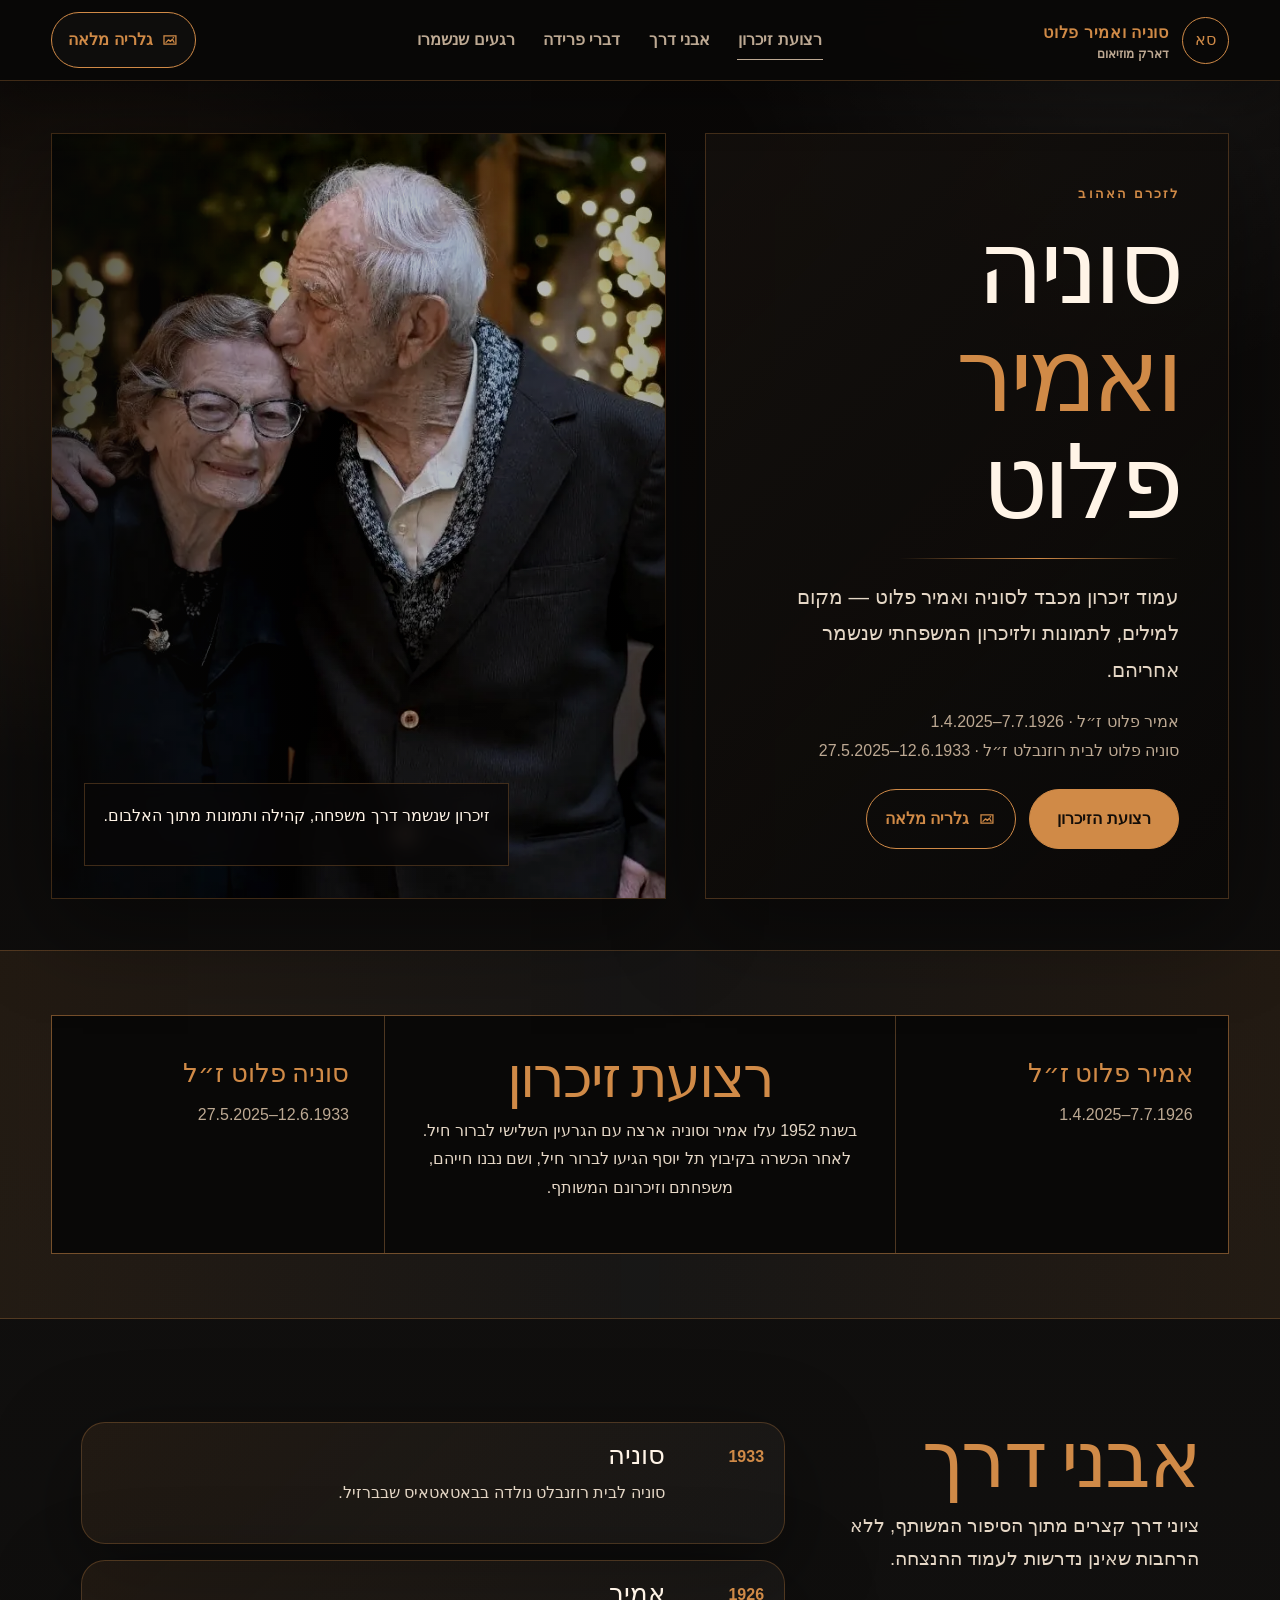
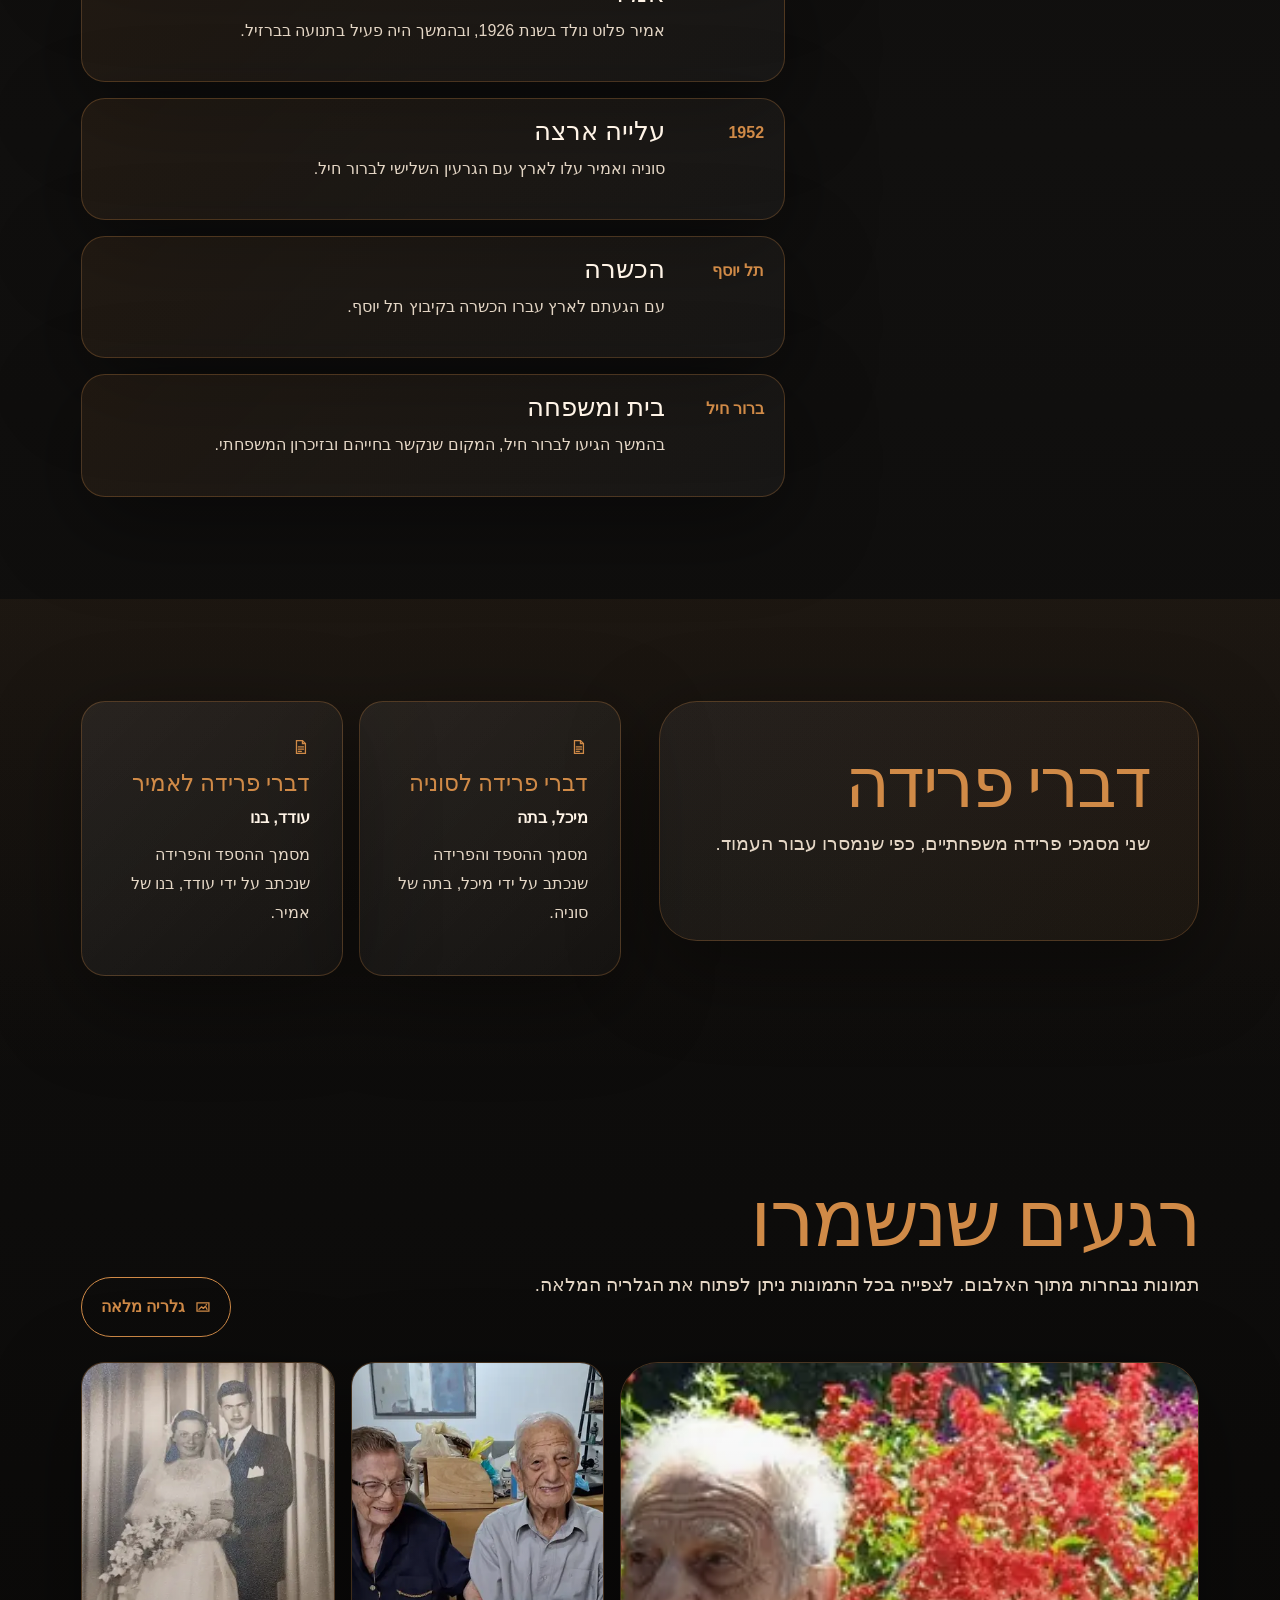
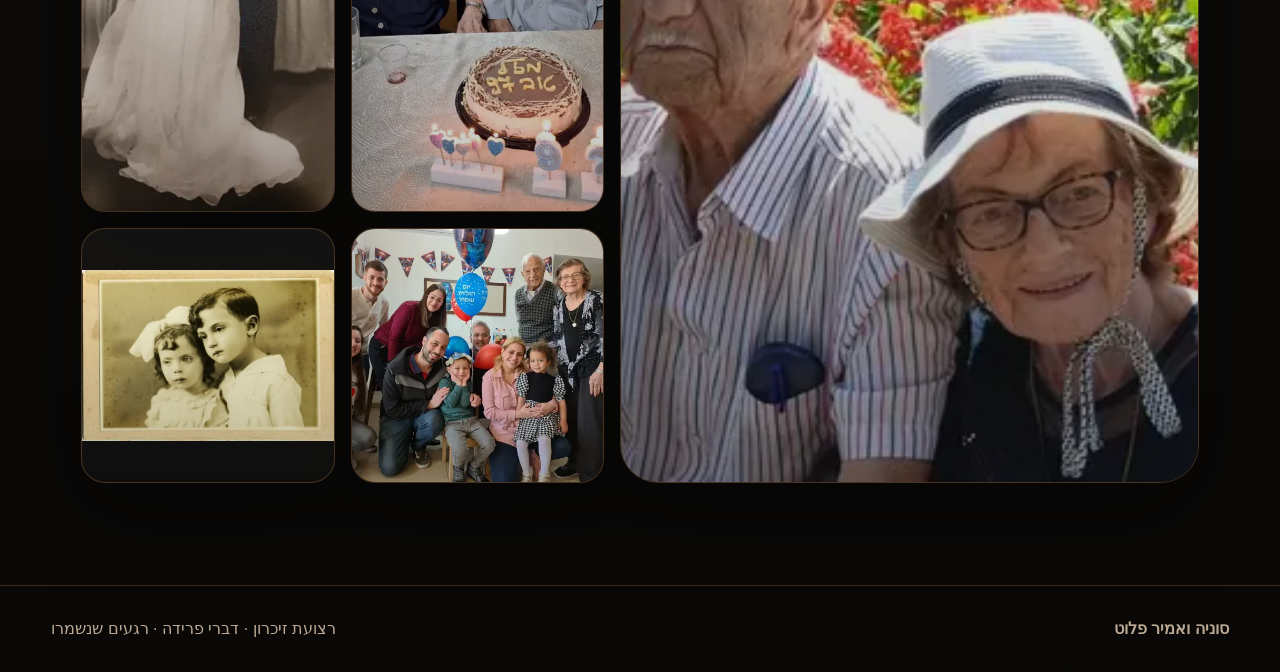
<file: 01-dark-museum/index.html>
<!doctype html>
<html lang="he" dir="rtl">
<head><meta charset="utf-8"><meta name="viewport" content="width=device-width, initial-scale=1"><link rel="stylesheet" href="assets/css/site.css"><script src="assets/js/site.js" defer></script><title>סוניה ואמיר פלוט | דארק מוזיאום</title><meta name="description" content="עמוד זיכרון כהה לסוניה ואמיר פלוט: רצועת זיכרון, אבני דרך, דברי פרידה ורגעים שנשמרו."></head>
<body class="theme-museum"><div class="site-shell">
<a class="skip-link" href="#main">דילוג לתוכן המרכזי</a>
<header class="site-header">
  <a class="brand" href="index.html" aria-label="דף הבית">
    <span class="brand-mark">סא</span>
    <span>סוניה ואמיר פלוט<small>דארק מוזיאום</small></span>
  </a>
  <nav class="site-nav" aria-label="ניווט ראשי">
    <a class="is-active" href="index.html#ribbon">רצועת זיכרון</a>
    <a href="index.html#waypoints">אבני דרך</a>
    <a href="index.html#farewell">דברי פרידה</a>
    <a href="index.html#album">רגעים שנשמרו</a>
  </nav>
  <a class="header-cta" href="gallery.html"><svg viewBox="0 0 24 24" aria-hidden="true" focusable="false"><path d="M4 6.5h16v11H4z" fill="none" stroke="currentColor" stroke-width="1.7"/><path d="m6.7 15.2 3.5-3.4 2.3 2.2 2.8-3 2.1 4.2" fill="none" stroke="currentColor" stroke-width="1.7" stroke-linecap="round" stroke-linejoin="round"/><circle cx="16.6" cy="9.2" r="1.1" fill="currentColor"/></svg> גלריה מלאה</a>
</header>
<main id="main" tabindex="-1">

  <section class="museum-hero" aria-labelledby="hero-title">
    <div class="museum-copy">
      <p class="eyebrow">לזכרם האהוב</p>
      <h1 id="hero-title">סוניה <span>ואמיר</span> פלוט</h1>
      <div class="gold-line" aria-hidden="true"></div>
      <p class="lead">עמוד זיכרון מכבד לסוניה ואמיר פלוט — מקום למילים, לתמונות ולזיכרון המשפחתי שנשמר אחריהם.</p>
      <p class="muted">אמיר פלוט ז״ל · 7.7.1926–1.4.2025<br>סוניה פלוט לבית רוזנבלט ז״ל · 12.6.1933–27.5.2025</p>
      <div class="btn-row"><a class="btn" href="#ribbon">רצועת הזיכרון</a><a class="btn secondary" href="gallery.html"><svg viewBox="0 0 24 24" aria-hidden="true" focusable="false"><path d="M4 6.5h16v11H4z" fill="none" stroke="currentColor" stroke-width="1.7"/><path d="m6.7 15.2 3.5-3.4 2.3 2.2 2.8-3 2.1 4.2" fill="none" stroke="currentColor" stroke-width="1.7" stroke-linecap="round" stroke-linejoin="round"/><circle cx="16.6" cy="9.2" r="1.1" fill="currentColor"/></svg> גלריה מלאה</a></div>
    </div>
    <div class="museum-cover">
      <figure class="photo-cover" data-full="assets/shared-webp/photo-24.webp"><img src="assets/shared-webp/photo-24.webp" alt="סוניה ואמיר יחד באירוע משפחתי" loading="eager" decoding="async" width="1275" height="866"></figure>
      <div class="museum-plaque"><p>זיכרון שנשמר דרך משפחה, קהילה ותמונות מתוך האלבום.</p></div>
    </div>
  </section>
  <section class="memory-ribbon" id="ribbon" aria-labelledby="ribbon-title"><div class="ribbon-inner">
    <article class="ribbon-panel"><strong>אמיר פלוט ז״ל</strong><span class="date">7.7.1926–1.4.2025</span></article>
    <article class="ribbon-panel ribbon-center"><h2 class="section-title compact-title" id="ribbon-title">רצועת זיכרון</h2><p>בשנת 1952 עלו אמיר וסוניה ארצה עם הגרעין השלישי לברור חיל. לאחר הכשרה בקיבוץ תל יוסף הגיעו לברור חיל, ושם נבנו חייהם, משפחתם וזיכרונם המשותף.</p></article>
    <article class="ribbon-panel"><strong>סוניה פלוט ז״ל</strong><span class="date">12.6.1933–27.5.2025</span></article>
  </div></section>
  <section class="section" id="waypoints" aria-labelledby="waypoints-title"><div class="container museum-waypoints"><aside class="waypoint-aside section-heading"><h2 class="section-title" id="waypoints-title">אבני דרך</h2><p class="section-note">ציוני דרך קצרים מתוך הסיפור המשותף, ללא הרחבות שאינן נדרשות לעמוד ההנצחה.</p></aside>
    <ol class="waypoint-list">
      <li class="waypoint-card"><time>1933</time><div><h3>סוניה</h3><p>סוניה לבית רוזנבלט נולדה בבאטאטאיס שבברזיל.</p></div></li>
      <li class="waypoint-card"><time>1926</time><div><h3>אמיר</h3><p>אמיר פלוט נולד בשנת 1926, ובהמשך היה פעיל בתנועה בברזיל.</p></div></li>
      <li class="waypoint-card"><time>1952</time><div><h3>עלייה ארצה</h3><p>סוניה ואמיר עלו לארץ עם הגרעין השלישי לברור חיל.</p></div></li>
      <li class="waypoint-card"><time>תל יוסף</time><div><h3>הכשרה</h3><p>עם הגעתם לארץ עברו הכשרה בקיבוץ תל יוסף.</p></div></li>
      <li class="waypoint-card"><time>ברור חיל</time><div><h3>בית ומשפחה</h3><p>בהמשך הגיעו לברור חיל, המקום שנקשר בחייהם ובזיכרון המשפחתי.</p></div></li>
    </ol>
  </div></section>
  <section class="section farewell-museum" id="farewell" aria-labelledby="farewell-title"><div class="container farewell-layout"><div class="farewell-quote section-heading"><h2 class="section-title" id="farewell-title">דברי פרידה</h2><p class="section-note">שני מסמכי פרידה משפחתיים, כפי שנמסרו עבור העמוד.</p></div><div class="doc-grid">
  <a class="doc-card" href="assets/docs/farewell-sonia.pdf" target="_blank" rel="noopener noreferrer">
    <span class="doc-ico"><svg viewBox="0 0 24 24" aria-hidden="true" focusable="false"><path d="M6 3.5h8l4 4v13H6z" fill="none" stroke="currentColor" stroke-width="1.7"/><path d="M14 3.5v4h4M8.5 12h7M8.5 15h7M8.5 18h4" fill="none" stroke="currentColor" stroke-width="1.7" stroke-linecap="round"/></svg></span>
    <strong>דברי פרידה לסוניה</strong>
    <h3>מיכל, בתה</h3>
    <p>מסמך ההספד והפרידה שנכתב על ידי מיכל, בתה של סוניה.</p>
  </a>
  <a class="doc-card" href="assets/docs/farewell-amir.pdf" target="_blank" rel="noopener noreferrer">
    <span class="doc-ico"><svg viewBox="0 0 24 24" aria-hidden="true" focusable="false"><path d="M6 3.5h8l4 4v13H6z" fill="none" stroke="currentColor" stroke-width="1.7"/><path d="M14 3.5v4h4M8.5 12h7M8.5 15h7M8.5 18h4" fill="none" stroke="currentColor" stroke-width="1.7" stroke-linecap="round"/></svg></span>
    <strong>דברי פרידה לאמיר</strong>
    <h3>עודד, בנו</h3>
    <p>מסמך ההספד והפרידה שנכתב על ידי עודד, בנו של אמיר.</p>
  </a>
</div></div></section>
  <section class="section" id="album" aria-labelledby="album-title"><div class="container"><div class="album-top"><div class="section-heading"><h2 class="section-title" id="album-title">רגעים שנשמרו</h2><p class="section-note">תמונות נבחרות מתוך האלבום. לצפייה בכל התמונות ניתן לפתוח את הגלריה המלאה.</p></div><a class="btn secondary" href="gallery.html"><svg viewBox="0 0 24 24" aria-hidden="true" focusable="false"><path d="M4 6.5h16v11H4z" fill="none" stroke="currentColor" stroke-width="1.7"/><path d="m6.7 15.2 3.5-3.4 2.3 2.2 2.8-3 2.1 4.2" fill="none" stroke="currentColor" stroke-width="1.7" stroke-linecap="round" stroke-linejoin="round"/><circle cx="16.6" cy="9.2" r="1.1" fill="currentColor"/></svg> גלריה מלאה</a></div><div class="saved-moments" style="margin-block-start:1.6rem"><figure class="photo-frame saved-main photo-cover" data-full="assets/shared-webp/photo-10.webp"><img src="assets/thumbs-webp/photo-10.webp" alt="סוניה ואמיר בטיול בין פרחים" loading="lazy" decoding="async" width="640" height="311"></figure>
      <div class="saved-side"><figure class="photo-frame photo-cover" data-full="assets/shared-webp/photo-13.webp"><img src="assets/thumbs-webp/photo-13.webp" alt="סוניה ואמיר בחגיגה משפחתית" loading="lazy" decoding="async" width="640" height="640"></figure><figure class="photo-frame photo-contain" data-full="assets/shared-webp/photo-14.webp"><img src="assets/thumbs-webp/photo-14.webp" alt="תמונת חתונה של סוניה ואמיר" loading="lazy" decoding="async" width="360" height="640"></figure><figure class="photo-frame photo-cover" data-full="assets/shared-webp/photo-11.webp"><img src="assets/thumbs-webp/photo-11.webp" alt="מפגש משפחתי רחב" loading="lazy" decoding="async" width="640" height="480"></figure><figure class="photo-frame photo-contain" data-full="assets/shared-webp/photo-20.webp"><img src="assets/thumbs-webp/photo-20.webp" alt="תמונת ילדים משפחתית ישנה" loading="lazy" decoding="async" width="640" height="435"></figure></div></div></div></section>

</main><footer class="footer"><div class="footer-inner"><strong>סוניה ואמיר פלוט</strong><span>רצועת זיכרון · דברי פרידה · רגעים שנשמרו</span></div></footer><div class="lightbox" data-lightbox aria-label="תצוגת תמונה מוגדלת"><button class="lightbox-close" type="button" data-lightbox-close aria-label="סגירת תמונה"><svg viewBox="0 0 24 24" fill="none" aria-hidden="true"><path d="M6 6l12 12M18 6 6 18" stroke="currentColor" stroke-width="2" stroke-linecap="round"/></svg></button><img data-lightbox-img alt="תמונה מוגדלת מתוך האלבום"></div></div></body></html>
</file>
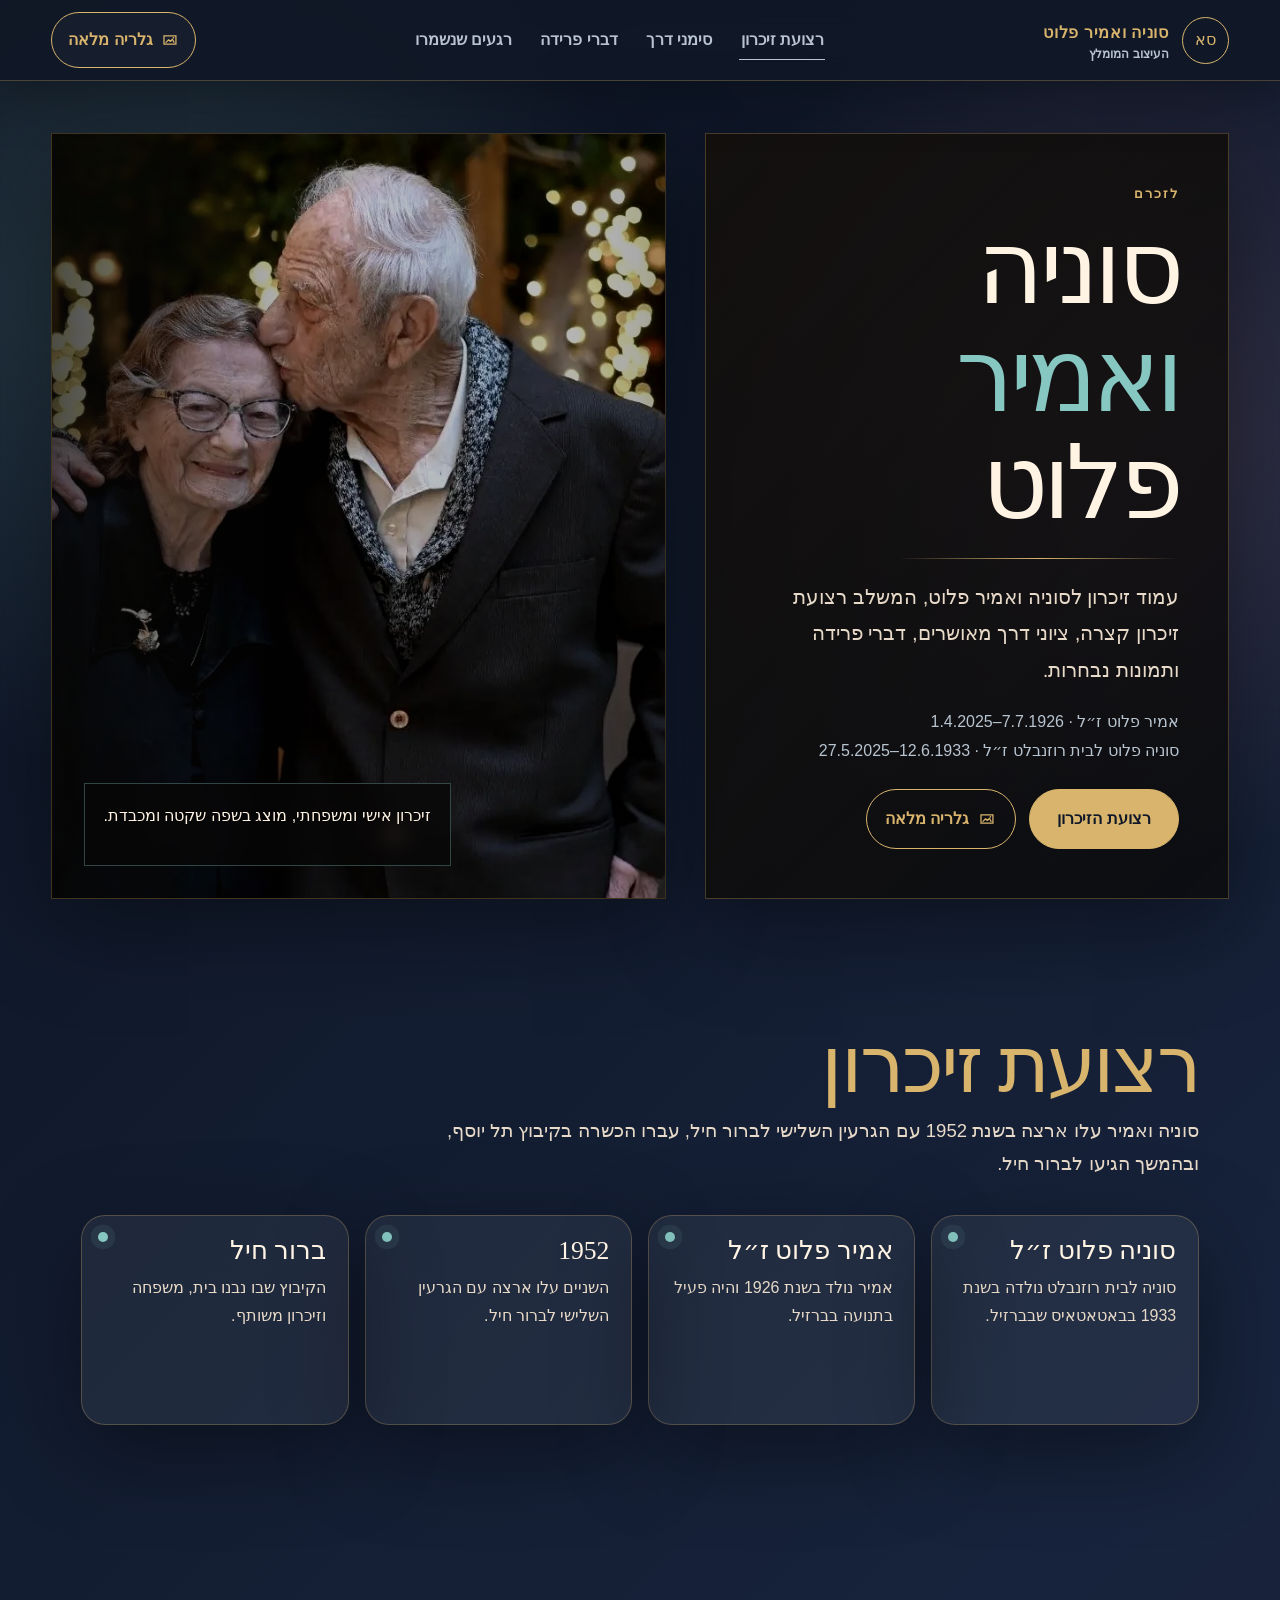
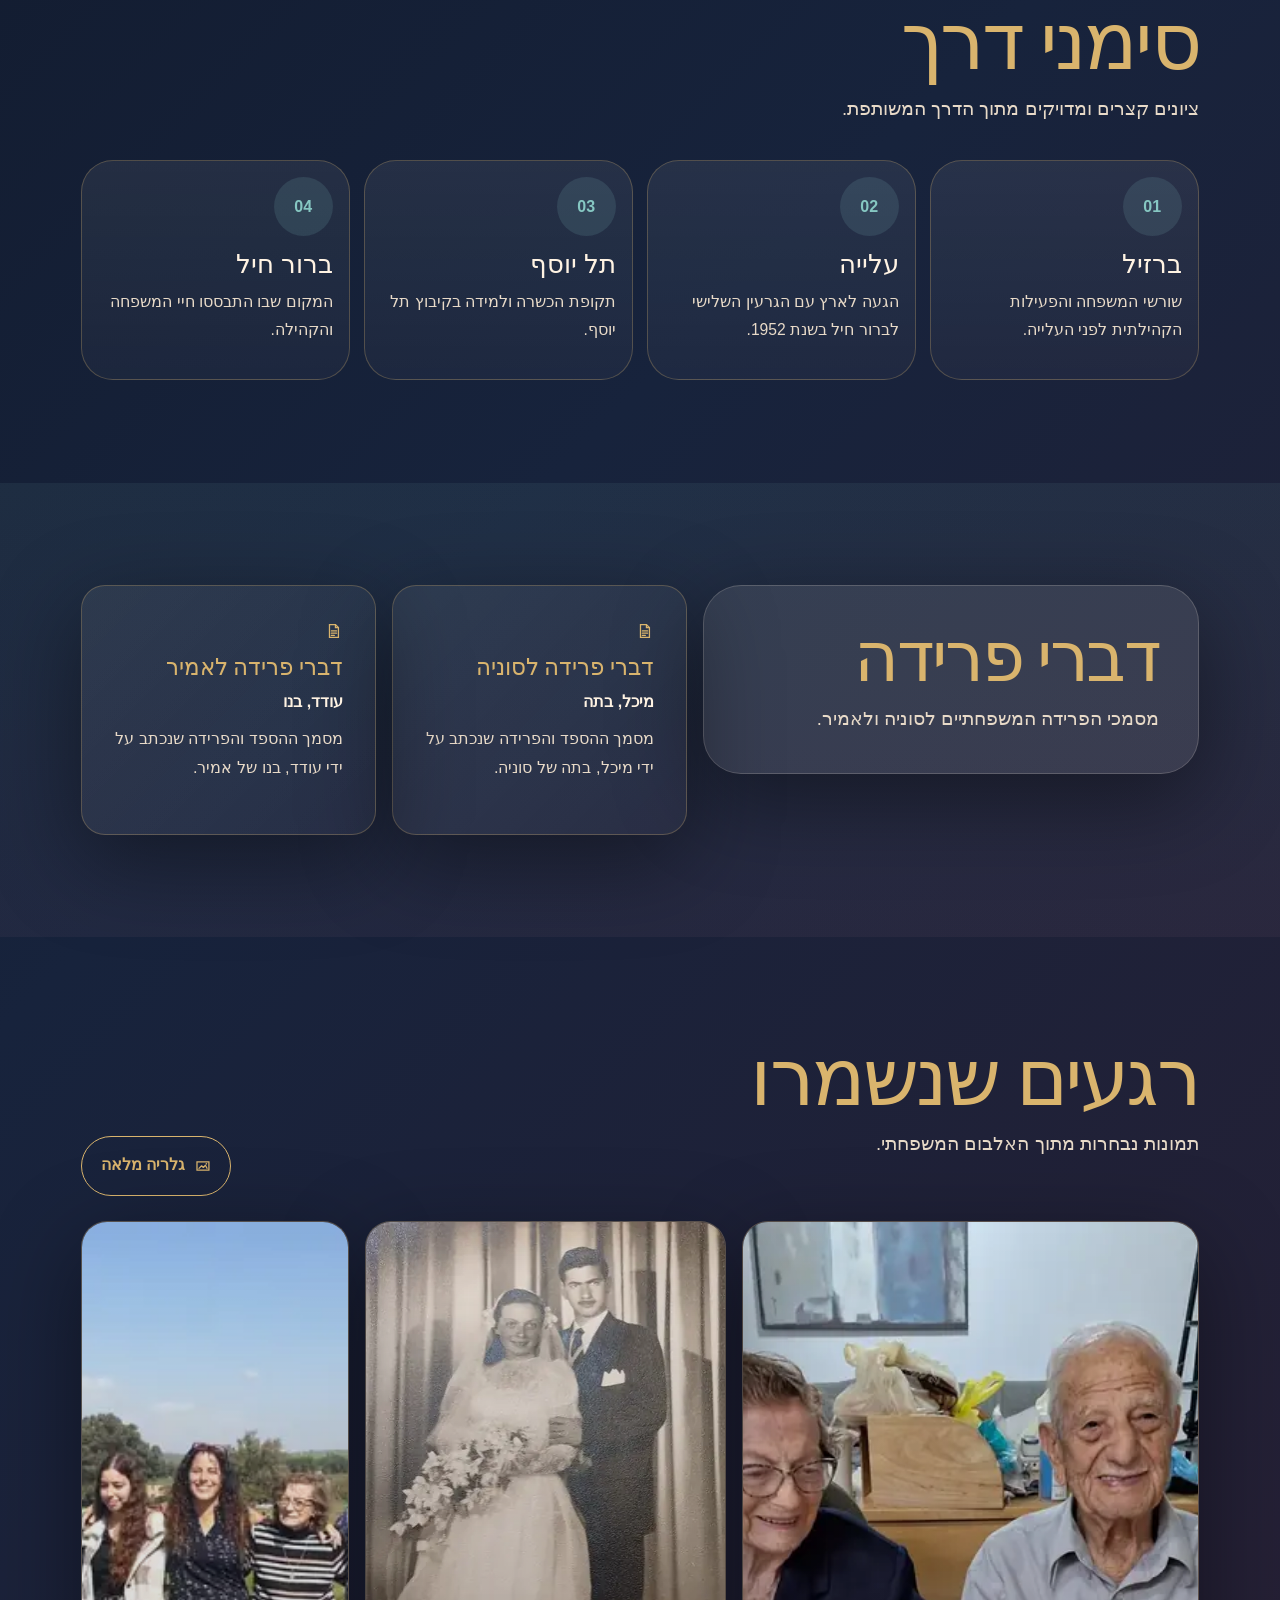
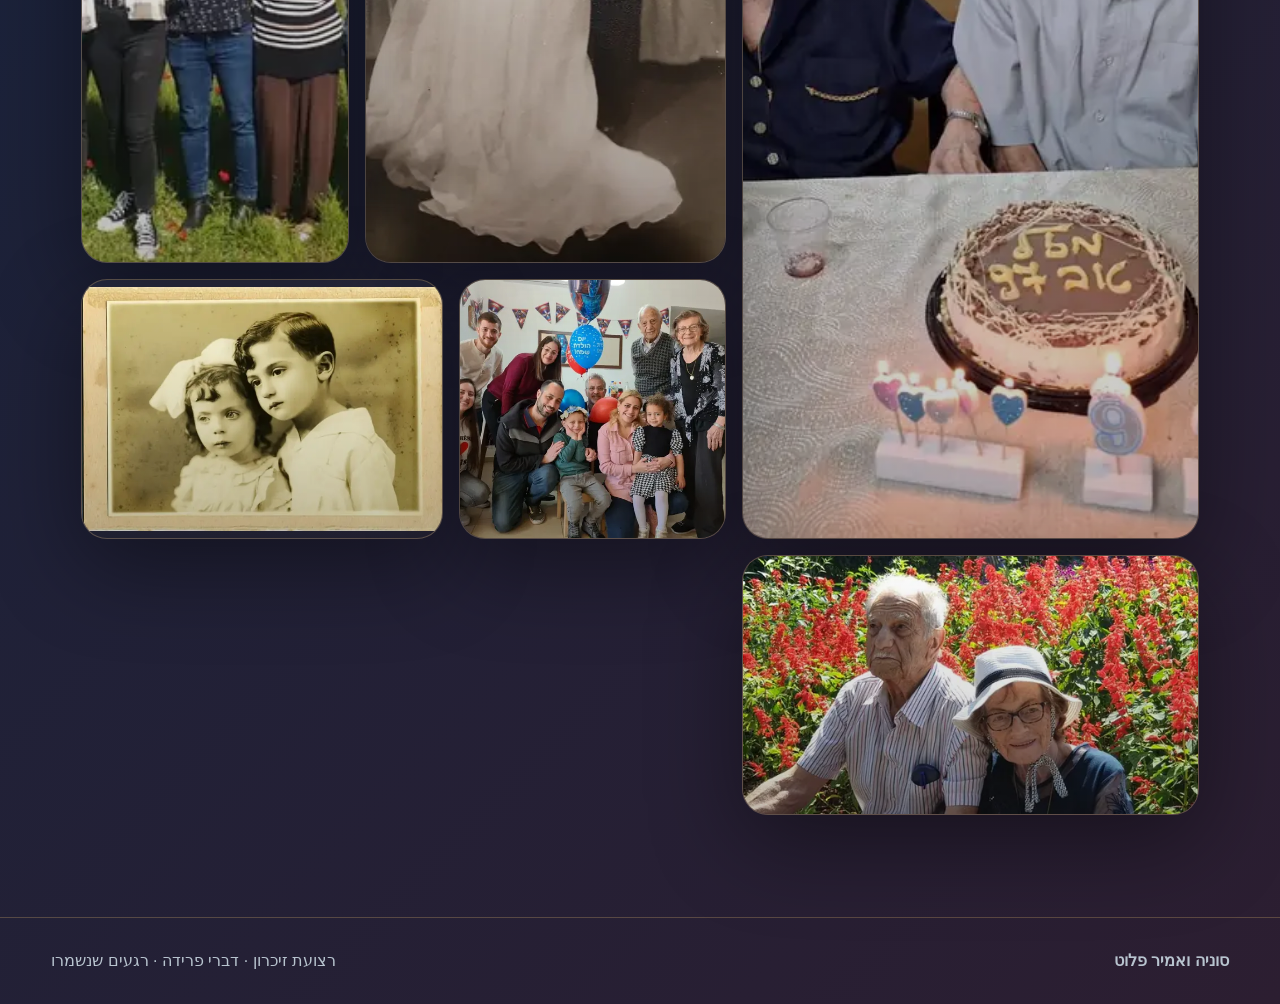
<file: 02-dark-warm/index.html>
<!doctype html>
<html lang="he" dir="rtl">
<head><meta charset="utf-8"><meta name="viewport" content="width=device-width, initial-scale=1"><link rel="stylesheet" href="assets/css/site.css"><script src="assets/js/site.js" defer></script><title>סוניה ואמיר פלוט | עיצוב כהה חם</title><meta name="description" content="עמוד זיכרון כהה בגווני כחול ושזיף לסוניה ואמיר פלוט."></head>
<body class="theme-warm"><div class="site-shell">
<a class="skip-link" href="#main">דילוג לתוכן המרכזי</a>
<header class="site-header">
  <a class="brand" href="index.html" aria-label="דף הבית">
    <span class="brand-mark">סא</span>
    <span>סוניה ואמיר פלוט<small>העיצוב המומלץ</small></span>
  </a>
  <nav class="site-nav" aria-label="ניווט ראשי">
    <a class="is-active" href="index.html#ribbon">רצועת זיכרון</a>
    <a href="index.html#waypoints">סימני דרך</a>
    <a href="index.html#farewell">דברי פרידה</a>
    <a href="index.html#album">רגעים שנשמרו</a>
  </nav>
  <a class="header-cta" href="gallery.html"><svg viewBox="0 0 24 24" aria-hidden="true" focusable="false"><path d="M4 6.5h16v11H4z" fill="none" stroke="currentColor" stroke-width="1.7"/><path d="m6.7 15.2 3.5-3.4 2.3 2.2 2.8-3 2.1 4.2" fill="none" stroke="currentColor" stroke-width="1.7" stroke-linecap="round" stroke-linejoin="round"/><circle cx="16.6" cy="9.2" r="1.1" fill="currentColor"/></svg> גלריה מלאה</a>
</header>
<main id="main" tabindex="-1">

  <section class="museum-hero warm-first" aria-labelledby="warm-title">
    <div class="museum-copy">
      <p class="eyebrow">לזכרם</p>
      <h1 id="warm-title">סוניה <span>ואמיר</span> פלוט</h1>
      <div class="gold-line" aria-hidden="true"></div>
      <p class="lead">עמוד זיכרון לסוניה ואמיר פלוט, המשלב רצועת זיכרון קצרה, ציוני דרך מאושרים, דברי פרידה ותמונות נבחרות.</p>
      <p class="muted">אמיר פלוט ז״ל · 7.7.1926–1.4.2025<br>סוניה פלוט לבית רוזנבלט ז״ל · 12.6.1933–27.5.2025</p>
      <div class="btn-row"><a class="btn" href="#ribbon">רצועת הזיכרון</a><a class="btn secondary" href="gallery.html"><svg viewBox="0 0 24 24" aria-hidden="true" focusable="false"><path d="M4 6.5h16v11H4z" fill="none" stroke="currentColor" stroke-width="1.7"/><path d="m6.7 15.2 3.5-3.4 2.3 2.2 2.8-3 2.1 4.2" fill="none" stroke="currentColor" stroke-width="1.7" stroke-linecap="round" stroke-linejoin="round"/><circle cx="16.6" cy="9.2" r="1.1" fill="currentColor"/></svg> גלריה מלאה</a></div>
    </div>
    <div class="museum-cover warm-cover">
      <figure class="photo-cover" data-full="assets/shared-webp/photo-24.webp"><img src="assets/shared-webp/photo-24.webp" alt="סוניה ואמיר יחד באירוע משפחתי" loading="eager" decoding="async" width="1275" height="866"></figure>
      <div class="museum-plaque"><p>זיכרון אישי ומשפחתי, מוצג בשפה שקטה ומכבדת.</p></div>
    </div>
  </section>
  <section class="warm-ribbon" id="ribbon" aria-labelledby="ribbon-title"><div class="container"><header class="section-heading"><h2 class="section-title" id="ribbon-title">רצועת זיכרון</h2><p class="section-note">סוניה ואמיר עלו ארצה בשנת 1952 עם הגרעין השלישי לברור חיל, עברו הכשרה בקיבוץ תל יוסף, ובהמשך הגיעו לברור חיל.</p></header><div class="constellation" style="margin-block-start:1.4rem"><article class="constellation-card"><h3>סוניה פלוט ז״ל</h3><p>סוניה לבית רוזנבלט נולדה בשנת 1933 בבאטאטאיס שבברזיל.</p></article><article class="constellation-card"><h3>אמיר פלוט ז״ל</h3><p>אמיר נולד בשנת 1926 והיה פעיל בתנועה בברזיל.</p></article><article class="constellation-card"><h3>1952</h3><p>השניים עלו ארצה עם הגרעין השלישי לברור חיל.</p></article><article class="constellation-card"><h3>ברור חיל</h3><p>הקיבוץ שבו נבנו בית, משפחה וזיכרון משותף.</p></article></div></div></section>
  <section class="section" id="waypoints" aria-labelledby="warm-waypoints-title"><div class="container"><header class="section-heading"><h2 class="section-title" id="warm-waypoints-title">סימני דרך</h2><p class="section-note">ציונים קצרים ומדויקים מתוך הדרך המשותפת.</p></header><div class="warm-waypoints" style="margin-block-start:1.6rem"><article class="warm-step"><time>01</time><h3>ברזיל</h3><p>שורשי המשפחה והפעילות הקהילתית לפני העלייה.</p></article><article class="warm-step"><time>02</time><h3>עלייה</h3><p>הגעה לארץ עם הגרעין השלישי לברור חיל בשנת 1952.</p></article><article class="warm-step"><time>03</time><h3>תל יוסף</h3><p>תקופת הכשרה ולמידה בקיבוץ תל יוסף.</p></article><article class="warm-step"><time>04</time><h3>ברור חיל</h3><p>המקום שבו התבססו חיי המשפחה והקהילה.</p></article></div></div></section>
  <section class="section farewell-warm" id="farewell"><div class="container farewell-cards"><div class="letter-note section-heading"><h2 class="section-title">דברי פרידה</h2><p class="section-note">מסמכי הפרידה המשפחתיים לסוניה ולאמיר.</p></div><div class="doc-grid">
  <a class="doc-card" href="assets/docs/farewell-sonia.pdf" target="_blank" rel="noopener noreferrer">
    <span class="doc-ico"><svg viewBox="0 0 24 24" aria-hidden="true" focusable="false"><path d="M6 3.5h8l4 4v13H6z" fill="none" stroke="currentColor" stroke-width="1.7"/><path d="M14 3.5v4h4M8.5 12h7M8.5 15h7M8.5 18h4" fill="none" stroke="currentColor" stroke-width="1.7" stroke-linecap="round"/></svg></span>
    <strong>דברי פרידה לסוניה</strong>
    <h3>מיכל, בתה</h3>
    <p>מסמך ההספד והפרידה שנכתב על ידי מיכל, בתה של סוניה.</p>
  </a>
  <a class="doc-card" href="assets/docs/farewell-amir.pdf" target="_blank" rel="noopener noreferrer">
    <span class="doc-ico"><svg viewBox="0 0 24 24" aria-hidden="true" focusable="false"><path d="M6 3.5h8l4 4v13H6z" fill="none" stroke="currentColor" stroke-width="1.7"/><path d="M14 3.5v4h4M8.5 12h7M8.5 15h7M8.5 18h4" fill="none" stroke="currentColor" stroke-width="1.7" stroke-linecap="round"/></svg></span>
    <strong>דברי פרידה לאמיר</strong>
    <h3>עודד, בנו</h3>
    <p>מסמך ההספד והפרידה שנכתב על ידי עודד, בנו של אמיר.</p>
  </a>
</div></div></section>
  <section class="section" id="album"><div class="container"><div class="album-top"><div class="section-heading"><h2 class="section-title">רגעים שנשמרו</h2><p class="section-note">תמונות נבחרות מתוך האלבום המשפחתי.</p></div><a class="btn secondary" href="gallery.html"><svg viewBox="0 0 24 24" aria-hidden="true" focusable="false"><path d="M4 6.5h16v11H4z" fill="none" stroke="currentColor" stroke-width="1.7"/><path d="m6.7 15.2 3.5-3.4 2.3 2.2 2.8-3 2.1 4.2" fill="none" stroke="currentColor" stroke-width="1.7" stroke-linecap="round" stroke-linejoin="round"/><circle cx="16.6" cy="9.2" r="1.1" fill="currentColor"/></svg> גלריה מלאה</a></div><div class="warm-album" style="margin-block-start:1.6rem"><figure class="a photo-frame photo-cover" data-full="assets/shared-webp/photo-13.webp"><img src="assets/thumbs-webp/photo-13.webp" alt="סוניה ואמיר בחגיגה משפחתית" loading="lazy" decoding="async" width="640" height="640"></figure><figure class="b photo-frame photo-contain" data-full="assets/shared-webp/photo-14.webp"><img src="assets/thumbs-webp/photo-14.webp" alt="תמונת חתונה של סוניה ואמיר" loading="lazy" decoding="async" width="360" height="640"></figure><figure class="c photo-frame photo-cover" data-full="assets/shared-webp/photo-16.webp"><img src="assets/thumbs-webp/photo-16.webp" alt="משפחה בדרך משותפת" loading="lazy" decoding="async" width="640" height="360"></figure><figure class="d photo-frame photo-cover" data-full="assets/shared-webp/photo-11.webp"><img src="assets/thumbs-webp/photo-11.webp" alt="מפגש משפחתי רחב" loading="lazy" decoding="async" width="640" height="480"></figure><figure class="e photo-frame photo-contain" data-full="assets/shared-webp/photo-20.webp"><img src="assets/thumbs-webp/photo-20.webp" alt="תמונת ילדים משפחתית ישנה" loading="lazy" decoding="async" width="640" height="435"></figure><figure class="f photo-frame photo-cover" data-full="assets/shared-webp/photo-10.webp"><img src="assets/thumbs-webp/photo-10.webp" alt="סוניה ואמיר בטיול בין פרחים" loading="lazy" decoding="async" width="640" height="311"></figure></div></div></section>

</main><footer class="footer"><div class="footer-inner"><strong>סוניה ואמיר פלוט</strong><span>רצועת זיכרון · דברי פרידה · רגעים שנשמרו</span></div></footer><div class="lightbox" data-lightbox aria-label="תצוגת תמונה מוגדלת"><button class="lightbox-close" type="button" data-lightbox-close aria-label="סגירת תמונה"><svg viewBox="0 0 24 24" fill="none" aria-hidden="true"><path d="M6 6l12 12M18 6 6 18" stroke="currentColor" stroke-width="2" stroke-linecap="round"/></svg></button><img data-lightbox-img alt="תמונה מוגדלת מתוך האלבום"></div></div></body></html>
</file>
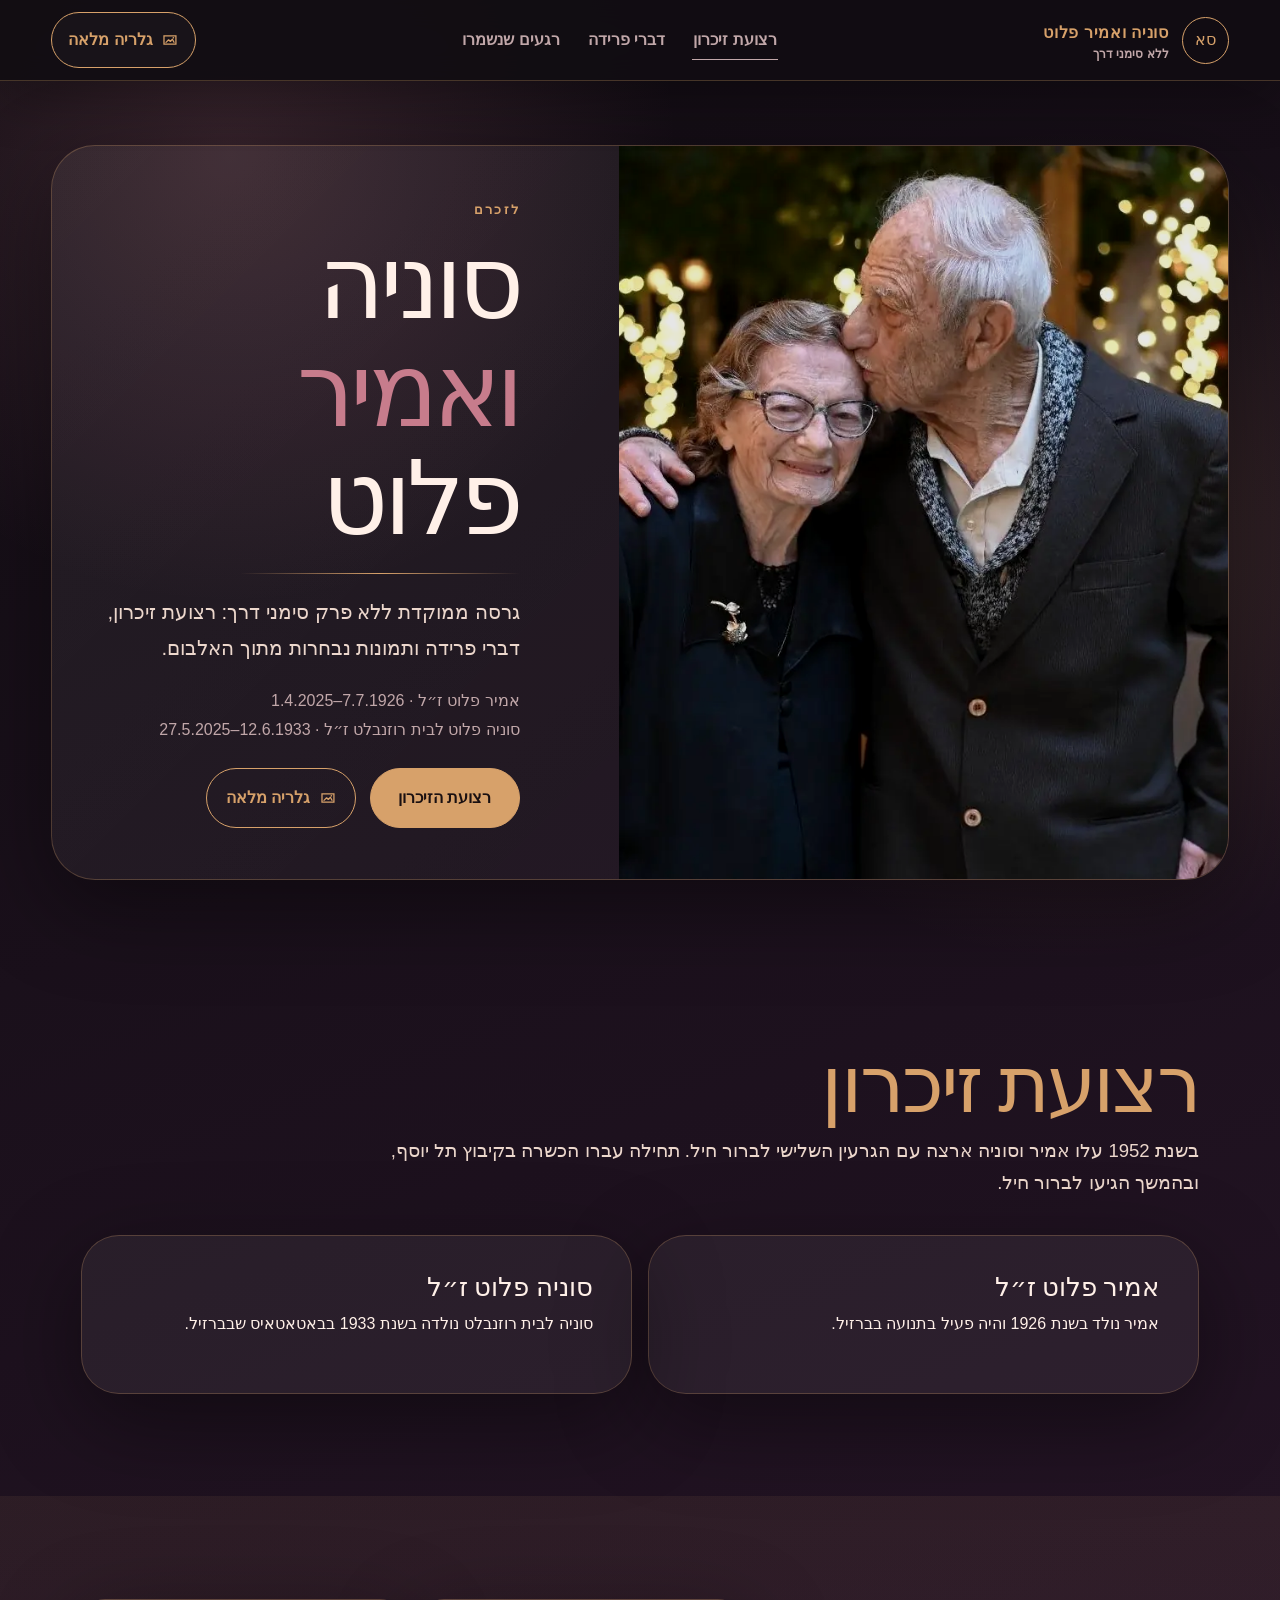
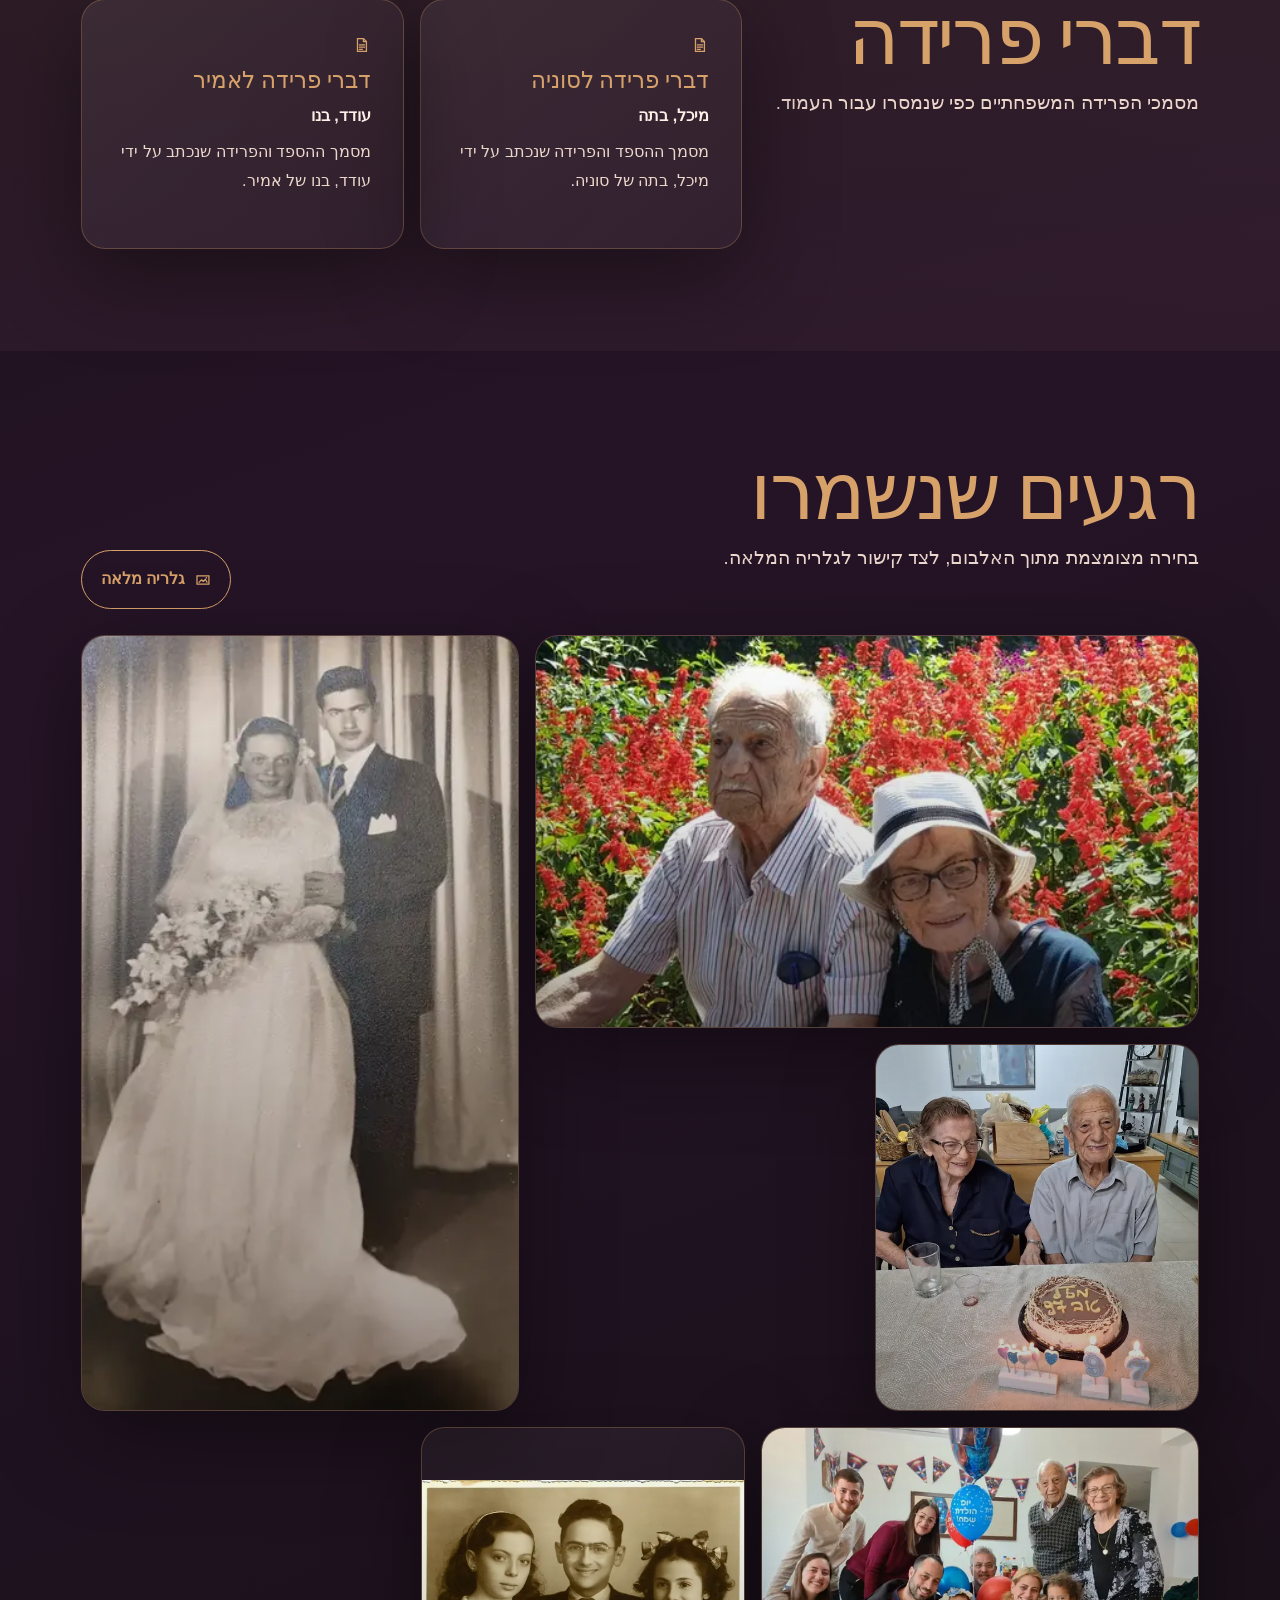
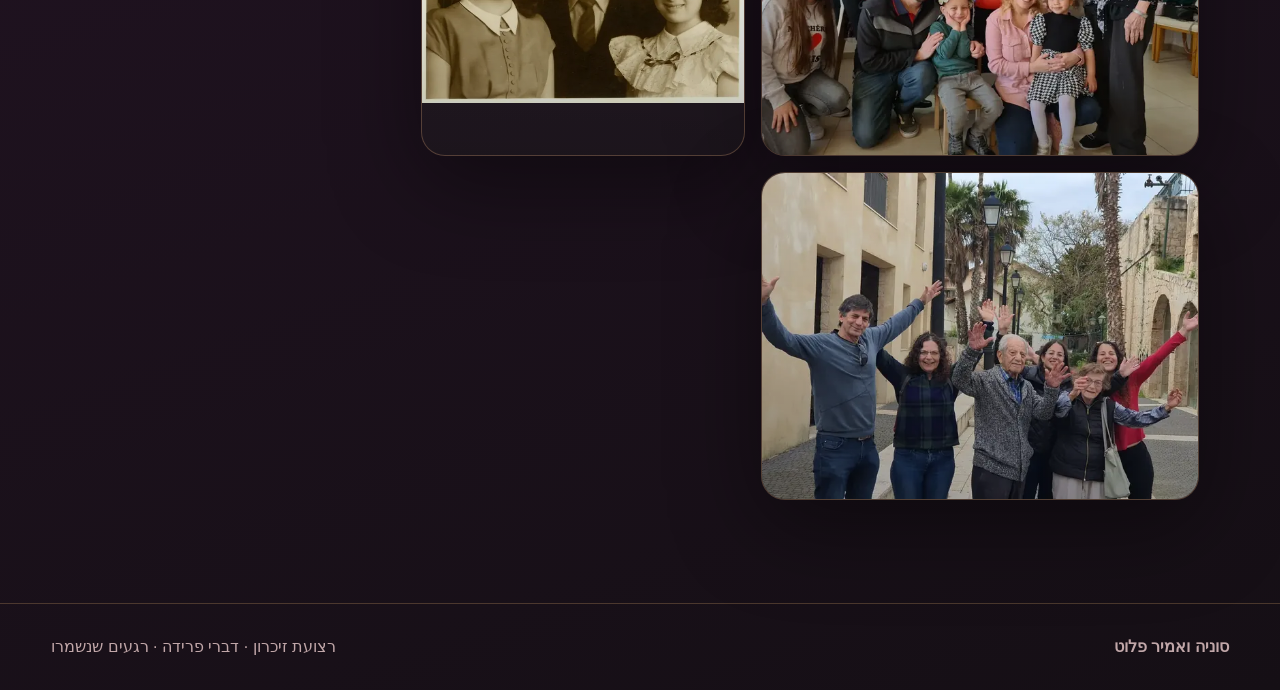
<file: 03-dark-no-stations/index.html>
<!doctype html>
<html lang="he" dir="rtl">
<head><meta charset="utf-8"><meta name="viewport" content="width=device-width, initial-scale=1"><link rel="stylesheet" href="assets/css/site.css"><script src="assets/js/site.js" defer></script><title>סוניה ואמיר פלוט | גרסה ללא סימני דרך</title><meta name="description" content="עמוד זיכרון כהה וממוקד לסוניה ואמיר פלוט: רצועת זיכרון, דברי פרידה ורגעים שנשמרו."></head>
<body class="theme-velvet"><div class="site-shell">
<a class="skip-link" href="#main">דילוג לתוכן המרכזי</a>
<header class="site-header">
  <a class="brand" href="index.html" aria-label="דף הבית">
    <span class="brand-mark">סא</span>
    <span>סוניה ואמיר פלוט<small>ללא סימני דרך</small></span>
  </a>
  <nav class="site-nav" aria-label="ניווט ראשי">
    <a class="is-active" href="index.html#ribbon">רצועת זיכרון</a>
    
    <a href="index.html#farewell">דברי פרידה</a>
    <a href="index.html#album">רגעים שנשמרו</a>
  </nav>
  <a class="header-cta" href="gallery.html"><svg viewBox="0 0 24 24" aria-hidden="true" focusable="false"><path d="M4 6.5h16v11H4z" fill="none" stroke="currentColor" stroke-width="1.7"/><path d="m6.7 15.2 3.5-3.4 2.3 2.2 2.8-3 2.1 4.2" fill="none" stroke="currentColor" stroke-width="1.7" stroke-linecap="round" stroke-linejoin="round"/><circle cx="16.6" cy="9.2" r="1.1" fill="currentColor"/></svg> גלריה מלאה</a>
</header>
<main id="main" tabindex="-1">

  <section class="velvet-hero" aria-labelledby="velvet-title"><div class="velvet-card"><figure class="velvet-photo photo-cover" data-full="assets/shared-webp/photo-24.webp"><img src="assets/shared-webp/photo-24.webp" alt="סוניה ואמיר יחד באירוע משפחתי" loading="eager" decoding="async" width="1275" height="866"></figure><div class="velvet-copy"><p class="eyebrow">לזכרם</p><h1 id="velvet-title">סוניה <span>ואמיר</span> פלוט</h1><div class="gold-line" aria-hidden="true"></div><p class="lead">גרסה ממוקדת ללא פרק סימני דרך: רצועת זיכרון, דברי פרידה ותמונות נבחרות מתוך האלבום.</p><p class="muted">אמיר פלוט ז״ל · 7.7.1926–1.4.2025<br>סוניה פלוט לבית רוזנבלט ז״ל · 12.6.1933–27.5.2025</p><div class="btn-row"><a class="btn" href="#ribbon">רצועת הזיכרון</a><a class="btn secondary" href="gallery.html"><svg viewBox="0 0 24 24" aria-hidden="true" focusable="false"><path d="M4 6.5h16v11H4z" fill="none" stroke="currentColor" stroke-width="1.7"/><path d="m6.7 15.2 3.5-3.4 2.3 2.2 2.8-3 2.1 4.2" fill="none" stroke="currentColor" stroke-width="1.7" stroke-linecap="round" stroke-linejoin="round"/><circle cx="16.6" cy="9.2" r="1.1" fill="currentColor"/></svg> גלריה מלאה</a></div></div></div></section>
  <section class="section" id="ribbon"><div class="container"><header class="section-heading"><h2 class="section-title">רצועת זיכרון</h2><p class="section-note">בשנת 1952 עלו אמיר וסוניה ארצה עם הגרעין השלישי לברור חיל. תחילה עברו הכשרה בקיבוץ תל יוסף, ובהמשך הגיעו לברור חיל.</p></header><div class="velvet-ribbon-grid" style="margin-block-start:1.5rem"><article class="velvet-ribbon-card"><h3>אמיר פלוט ז״ל</h3><p>אמיר נולד בשנת 1926 והיה פעיל בתנועה בברזיל.</p></article><article class="velvet-ribbon-card"><h3>סוניה פלוט ז״ל</h3><p>סוניה לבית רוזנבלט נולדה בשנת 1933 בבאטאטאיס שבברזיל.</p></article></div></div></section>
  <section class="section velvet-farewell" id="farewell"><div class="container velvet-farewell-layout"><div class="section-heading"><h2 class="section-title">דברי פרידה</h2><p class="section-note">מסמכי הפרידה המשפחתיים כפי שנמסרו עבור העמוד.</p></div><div class="doc-grid">
  <a class="doc-card" href="assets/docs/farewell-sonia.pdf" target="_blank" rel="noopener noreferrer">
    <span class="doc-ico"><svg viewBox="0 0 24 24" aria-hidden="true" focusable="false"><path d="M6 3.5h8l4 4v13H6z" fill="none" stroke="currentColor" stroke-width="1.7"/><path d="M14 3.5v4h4M8.5 12h7M8.5 15h7M8.5 18h4" fill="none" stroke="currentColor" stroke-width="1.7" stroke-linecap="round"/></svg></span>
    <strong>דברי פרידה לסוניה</strong>
    <h3>מיכל, בתה</h3>
    <p>מסמך ההספד והפרידה שנכתב על ידי מיכל, בתה של סוניה.</p>
  </a>
  <a class="doc-card" href="assets/docs/farewell-amir.pdf" target="_blank" rel="noopener noreferrer">
    <span class="doc-ico"><svg viewBox="0 0 24 24" aria-hidden="true" focusable="false"><path d="M6 3.5h8l4 4v13H6z" fill="none" stroke="currentColor" stroke-width="1.7"/><path d="M14 3.5v4h4M8.5 12h7M8.5 15h7M8.5 18h4" fill="none" stroke="currentColor" stroke-width="1.7" stroke-linecap="round"/></svg></span>
    <strong>דברי פרידה לאמיר</strong>
    <h3>עודד, בנו</h3>
    <p>מסמך ההספד והפרידה שנכתב על ידי עודד, בנו של אמיר.</p>
  </a>
</div></div></section>
  <section class="section" id="album"><div class="container"><div class="album-top"><div class="section-heading"><h2 class="section-title">רגעים שנשמרו</h2><p class="section-note">בחירה מצומצמת מתוך האלבום, לצד קישור לגלריה המלאה.</p></div><a class="btn secondary" href="gallery.html"><svg viewBox="0 0 24 24" aria-hidden="true" focusable="false"><path d="M4 6.5h16v11H4z" fill="none" stroke="currentColor" stroke-width="1.7"/><path d="m6.7 15.2 3.5-3.4 2.3 2.2 2.8-3 2.1 4.2" fill="none" stroke="currentColor" stroke-width="1.7" stroke-linecap="round" stroke-linejoin="round"/><circle cx="16.6" cy="9.2" r="1.1" fill="currentColor"/></svg> גלריה מלאה</a></div><div class="velvet-album" style="margin-block-start:1.6rem"><figure class="wide photo-frame photo-cover" data-full="assets/shared-webp/photo-10.webp"><img src="assets/thumbs-webp/photo-10.webp" alt="סוניה ואמיר בטיול בין פרחים" loading="lazy" decoding="async" width="640" height="311"></figure><figure class="tall photo-frame photo-contain" data-full="assets/shared-webp/photo-14.webp"><img src="assets/thumbs-webp/photo-14.webp" alt="תמונת חתונה של סוניה ואמיר" loading="lazy" decoding="async" width="360" height="640"></figure><figure class="small photo-frame photo-cover" data-full="assets/shared-webp/photo-13.webp"><img src="assets/thumbs-webp/photo-13.webp" alt="סוניה ואמיר בחגיגה משפחתית" loading="lazy" decoding="async" width="640" height="640"></figure><figure class="mid photo-frame photo-cover" data-full="assets/shared-webp/photo-11.webp"><img src="assets/thumbs-webp/photo-11.webp" alt="מפגש משפחתי רחב" loading="lazy" decoding="async" width="640" height="480"></figure><figure class="small photo-frame photo-contain" data-full="assets/shared-webp/photo-19.webp"><img src="assets/thumbs-webp/photo-19.webp" alt="דיוקן משפחתי ישן" loading="lazy" decoding="async" width="640" height="443"></figure><figure class="mid photo-frame photo-cover" data-full="assets/shared-webp/photo-17.webp"><img src="assets/thumbs-webp/photo-17.webp" alt="משפחה מטיילת יחד" loading="lazy" decoding="async" width="640" height="480"></figure></div></div></section>

</main><footer class="footer"><div class="footer-inner"><strong>סוניה ואמיר פלוט</strong><span>רצועת זיכרון · דברי פרידה · רגעים שנשמרו</span></div></footer><div class="lightbox" data-lightbox aria-label="תצוגת תמונה מוגדלת"><button class="lightbox-close" type="button" data-lightbox-close aria-label="סגירת תמונה"><svg viewBox="0 0 24 24" fill="none" aria-hidden="true"><path d="M6 6l12 12M18 6 6 18" stroke="currentColor" stroke-width="2" stroke-linecap="round"/></svg></button><img data-lightbox-img alt="תמונה מוגדלת מתוך האלבום"></div></div></body></html>
</file>
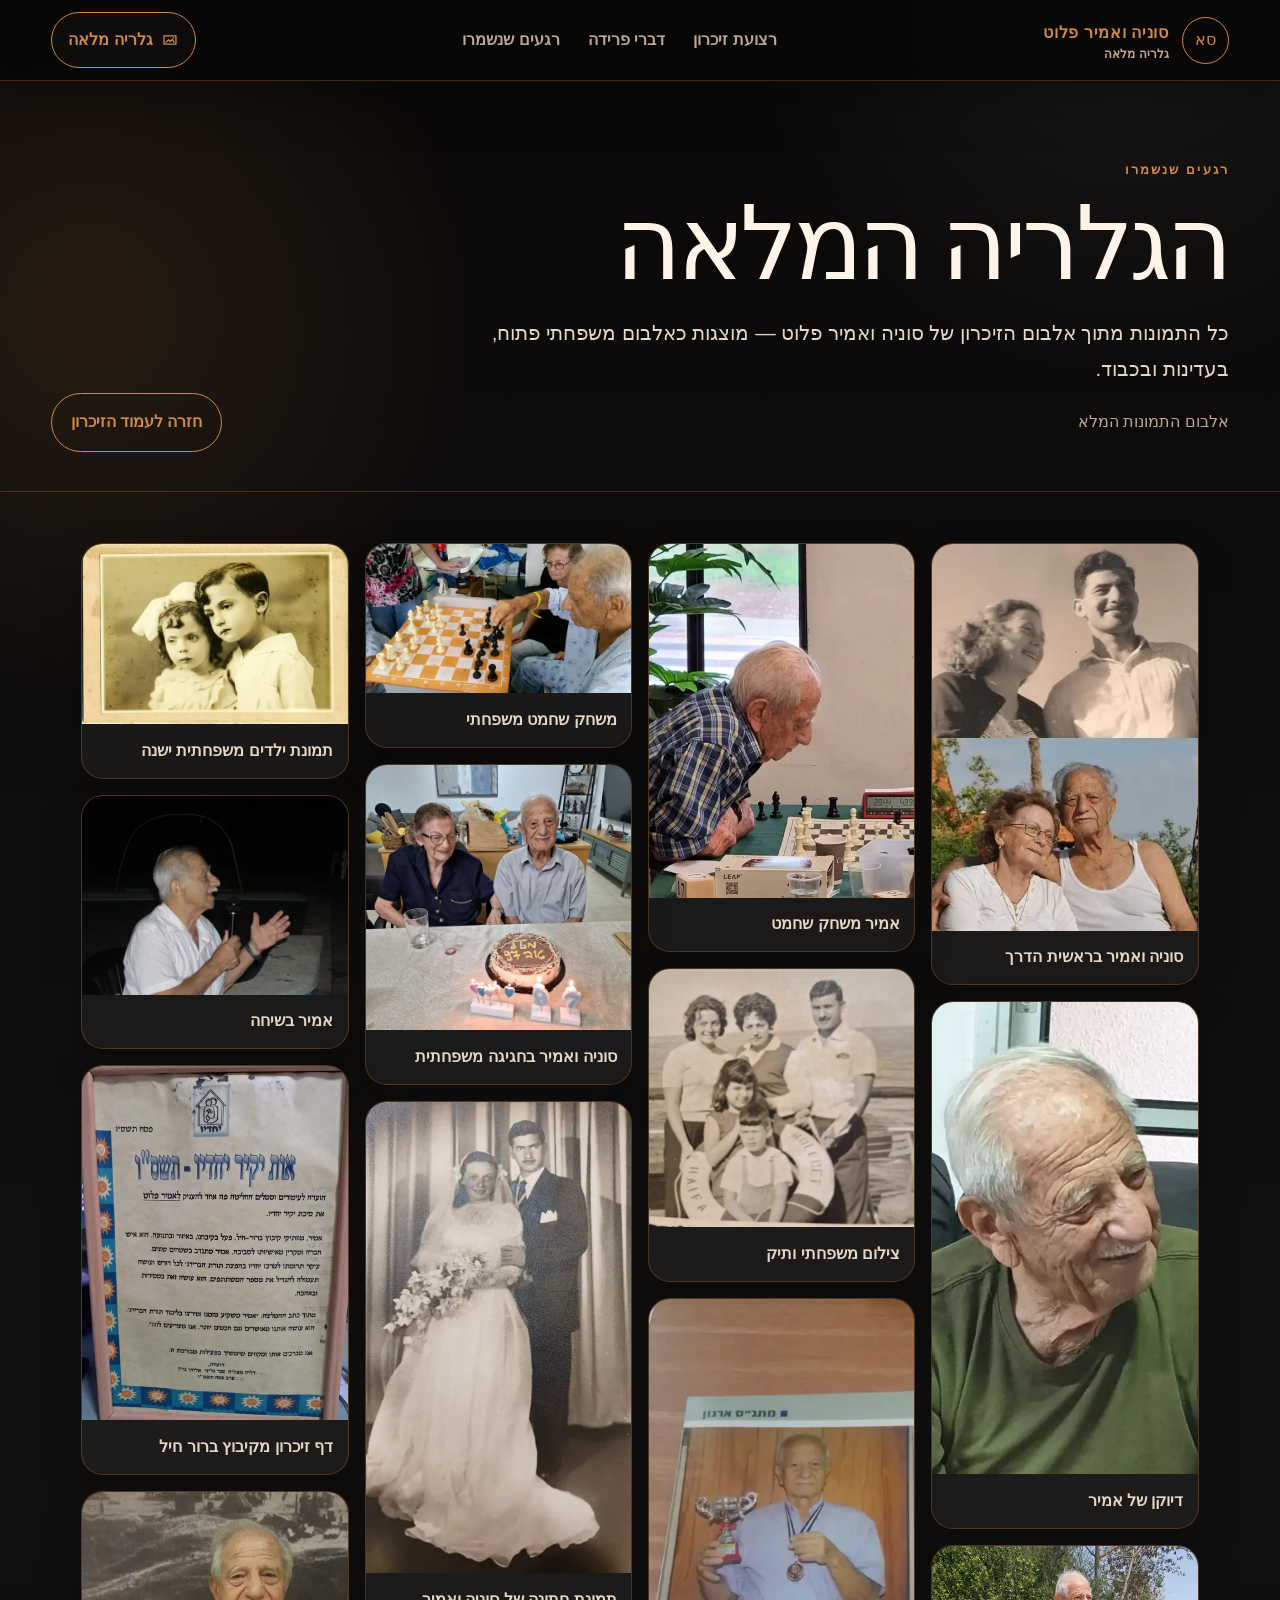
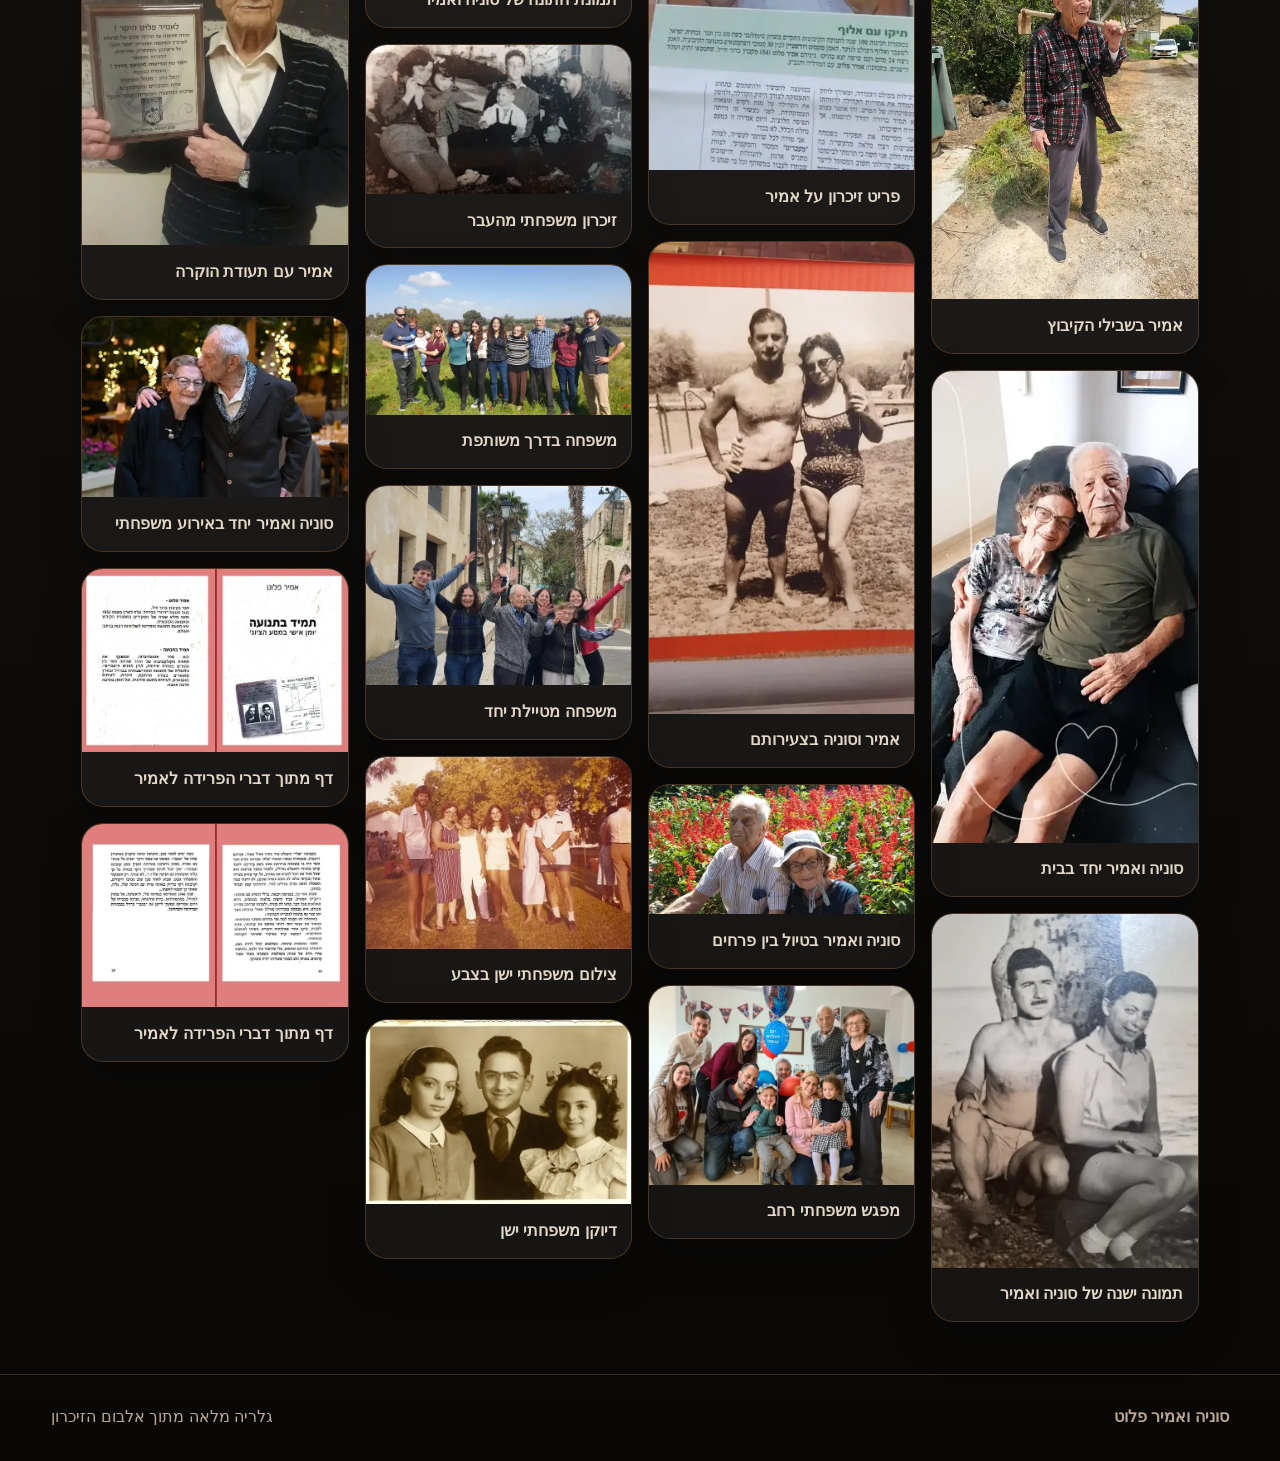
<file: 01-dark-museum/gallery.html>
<!doctype html><html lang="he" dir="rtl"><head><meta charset="utf-8"><meta name="viewport" content="width=device-width, initial-scale=1"><title>גלריה מלאה | סוניה ואמיר פלוט</title><meta name="description" content="גלריה מלאה מתוך אלבום הזיכרון של סוניה ואמיר פלוט."><link rel="stylesheet" href="assets/css/site.css"><script src="assets/js/site.js" defer></script></head><body class="theme-museum"><div class="site-shell"><a class="skip-link" href="#main">דילוג לתוכן המרכזי</a>
<header class="site-header">
  <a class="brand" href="index.html" aria-label="דף הבית">
    <span class="brand-mark">סא</span>
    <span>סוניה ואמיר פלוט<small>גלריה מלאה</small></span>
  </a>
  <nav class="site-nav" aria-label="ניווט ראשי">
    <a class="" href="index.html#ribbon">רצועת זיכרון</a>
    <a href="index.html#farewell">דברי פרידה</a>
    <a href="index.html#album">רגעים שנשמרו</a>
  </nav>
  <a class="header-cta" href="gallery.html"><svg viewBox="0 0 24 24" aria-hidden="true" focusable="false"><path d="M4 6.5h16v11H4z" fill="none" stroke="currentColor" stroke-width="1.7"/><path d="m6.7 15.2 3.5-3.4 2.3 2.2 2.8-3 2.1 4.2" fill="none" stroke="currentColor" stroke-width="1.7" stroke-linecap="round" stroke-linejoin="round"/><circle cx="16.6" cy="9.2" r="1.1" fill="currentColor"/></svg> גלריה מלאה</a>
</header><main id="main"><section class="gallery-hero"><div class="gallery-hero-inner"><div><p class="eyebrow">רגעים שנשמרו</p><h1>הגלריה המלאה</h1><p class="lead">כל התמונות מתוך אלבום הזיכרון של סוניה ואמיר פלוט — מוצגות כאלבום משפחתי פתוח, בעדינות ובכבוד.</p><p class="muted">אלבום התמונות המלא</p></div><div class="gallery-actions"><a class="btn secondary" href="index.html">חזרה לעמוד הזיכרון</a></div></div></section><section class="container gallery-masonry" aria-label="גלריית תמונות מלאה"><figure class="gallery-card" data-full="assets/shared-webp/photo-01.webp"><img src="assets/thumbs-webp/photo-01.webp" alt="סוניה ואמיר בראשית הדרך" loading="eager" decoding="async" width="439" height="640"><figcaption>סוניה ואמיר בראשית הדרך</figcaption></figure><figure class="gallery-card" data-full="assets/shared-webp/photo-02.webp"><img src="assets/thumbs-webp/photo-02.webp" alt="דיוקן של אמיר" loading="eager" decoding="async" width="360" height="640"><figcaption>דיוקן של אמיר</figcaption></figure><figure class="gallery-card" data-full="assets/shared-webp/photo-03.webp"><img src="assets/thumbs-webp/photo-03.webp" alt="אמיר בשבילי הקיבוץ" loading="eager" decoding="async" width="480" height="640"><figcaption>אמיר בשבילי הקיבוץ</figcaption></figure><figure class="gallery-card" data-full="assets/shared-webp/photo-04.webp"><img src="assets/thumbs-webp/photo-04.webp" alt="סוניה ואמיר יחד בבית" loading="eager" decoding="async" width="360" height="640"><figcaption>סוניה ואמיר יחד בבית</figcaption></figure><figure class="gallery-card" data-full="assets/shared-webp/photo-05.webp"><img src="assets/thumbs-webp/photo-05.webp" alt="תמונה ישנה של סוניה ואמיר" loading="eager" decoding="async" width="480" height="640"><figcaption>תמונה ישנה של סוניה ואמיר</figcaption></figure><figure class="gallery-card" data-full="assets/shared-webp/photo-06.webp"><img src="assets/thumbs-webp/photo-06.webp" alt="אמיר משחק שחמט" loading="eager" decoding="async" width="480" height="640"><figcaption>אמיר משחק שחמט</figcaption></figure><figure class="gallery-card" data-full="assets/shared-webp/photo-07.webp"><img src="assets/thumbs-webp/photo-07.webp" alt="צילום משפחתי ותיק" loading="lazy" decoding="async" width="640" height="622"><figcaption>צילום משפחתי ותיק</figcaption></figure><figure class="gallery-card" data-full="assets/shared-webp/photo-08.webp"><img src="assets/thumbs-webp/photo-08.webp" alt="פריט זיכרון על אמיר" loading="lazy" decoding="async" width="360" height="640"><figcaption>פריט זיכרון על אמיר</figcaption></figure><figure class="gallery-card" data-full="assets/shared-webp/photo-09.webp"><img src="assets/thumbs-webp/photo-09.webp" alt="אמיר וסוניה בצעירותם" loading="lazy" decoding="async" width="360" height="640"><figcaption>אמיר וסוניה בצעירותם</figcaption></figure><figure class="gallery-card" data-full="assets/shared-webp/photo-10.webp"><img src="assets/thumbs-webp/photo-10.webp" alt="סוניה ואמיר בטיול בין פרחים" loading="lazy" decoding="async" width="640" height="311"><figcaption>סוניה ואמיר בטיול בין פרחים</figcaption></figure><figure class="gallery-card" data-full="assets/shared-webp/photo-11.webp"><img src="assets/thumbs-webp/photo-11.webp" alt="מפגש משפחתי רחב" loading="lazy" decoding="async" width="640" height="480"><figcaption>מפגש משפחתי רחב</figcaption></figure><figure class="gallery-card" data-full="assets/shared-webp/photo-12.webp"><img src="assets/thumbs-webp/photo-12.webp" alt="משחק שחמט משפחתי" loading="lazy" decoding="async" width="640" height="360"><figcaption>משחק שחמט משפחתי</figcaption></figure><figure class="gallery-card" data-full="assets/shared-webp/photo-13.webp"><img src="assets/thumbs-webp/photo-13.webp" alt="סוניה ואמיר בחגיגה משפחתית" loading="lazy" decoding="async" width="640" height="640"><figcaption>סוניה ואמיר בחגיגה משפחתית</figcaption></figure><figure class="gallery-card" data-full="assets/shared-webp/photo-14.webp"><img src="assets/thumbs-webp/photo-14.webp" alt="תמונת חתונה של סוניה ואמיר" loading="lazy" decoding="async" width="360" height="640"><figcaption>תמונת חתונה של סוניה ואמיר</figcaption></figure><figure class="gallery-card" data-full="assets/shared-webp/photo-15.webp"><img src="assets/thumbs-webp/photo-15.webp" alt="זיכרון משפחתי מהעבר" loading="lazy" decoding="async" width="640" height="360"><figcaption>זיכרון משפחתי מהעבר</figcaption></figure><figure class="gallery-card" data-full="assets/shared-webp/photo-16.webp"><img src="assets/thumbs-webp/photo-16.webp" alt="משפחה בדרך משותפת" loading="lazy" decoding="async" width="640" height="360"><figcaption>משפחה בדרך משותפת</figcaption></figure><figure class="gallery-card" data-full="assets/shared-webp/photo-17.webp"><img src="assets/thumbs-webp/photo-17.webp" alt="משפחה מטיילת יחד" loading="lazy" decoding="async" width="640" height="480"><figcaption>משפחה מטיילת יחד</figcaption></figure><figure class="gallery-card" data-full="assets/shared-webp/photo-18.webp"><img src="assets/thumbs-webp/photo-18.webp" alt="צילום משפחתי ישן בצבע" loading="lazy" decoding="async" width="640" height="464"><figcaption>צילום משפחתי ישן בצבע</figcaption></figure><figure class="gallery-card" data-full="assets/shared-webp/photo-19.webp"><img src="assets/thumbs-webp/photo-19.webp" alt="דיוקן משפחתי ישן" loading="lazy" decoding="async" width="640" height="443"><figcaption>דיוקן משפחתי ישן</figcaption></figure><figure class="gallery-card" data-full="assets/shared-webp/photo-20.webp"><img src="assets/thumbs-webp/photo-20.webp" alt="תמונת ילדים משפחתית ישנה" loading="lazy" decoding="async" width="640" height="435"><figcaption>תמונת ילדים משפחתית ישנה</figcaption></figure><figure class="gallery-card" data-full="assets/shared-webp/photo-21.webp"><img src="assets/thumbs-webp/photo-21.webp" alt="אמיר בשיחה" loading="lazy" decoding="async" width="640" height="480"><figcaption>אמיר בשיחה</figcaption></figure><figure class="gallery-card" data-full="assets/shared-webp/photo-22.webp"><img src="assets/thumbs-webp/photo-22.webp" alt="דף זיכרון מקיבוץ ברור חיל" loading="lazy" decoding="async" width="480" height="640"><figcaption>דף זיכרון מקיבוץ ברור חיל</figcaption></figure><figure class="gallery-card" data-full="assets/shared-webp/photo-23.webp"><img src="assets/thumbs-webp/photo-23.webp" alt="אמיר עם תעודת הוקרה" loading="lazy" decoding="async" width="480" height="640"><figcaption>אמיר עם תעודת הוקרה</figcaption></figure><figure class="gallery-card" data-full="assets/shared-webp/photo-24.webp"><img src="assets/thumbs-webp/photo-24.webp" alt="סוניה ואמיר יחד באירוע משפחתי" loading="lazy" decoding="async" width="640" height="435"><figcaption>סוניה ואמיר יחד באירוע משפחתי</figcaption></figure><figure class="gallery-card" data-full="assets/shared-webp/photo-25.webp"><img src="assets/thumbs-webp/photo-25.webp" alt="דף מתוך דברי הפרידה לאמיר" loading="lazy" decoding="async" width="640" height="443"><figcaption>דף מתוך דברי הפרידה לאמיר</figcaption></figure><figure class="gallery-card" data-full="assets/shared-webp/photo-26.webp"><img src="assets/thumbs-webp/photo-26.webp" alt="דף מתוך דברי הפרידה לאמיר" loading="lazy" decoding="async" width="640" height="443"><figcaption>דף מתוך דברי הפרידה לאמיר</figcaption></figure></section></main><footer class="footer"><div class="footer-inner"><strong>סוניה ואמיר פלוט</strong><span>גלריה מלאה מתוך אלבום הזיכרון</span></div></footer><div class="lightbox" data-lightbox aria-label="תצוגת תמונה מוגדלת"><button class="lightbox-close" type="button" data-lightbox-close aria-label="סגירת תמונה"><svg viewBox="0 0 24 24" fill="none" aria-hidden="true"><path d="M6 6l12 12M18 6 6 18" stroke="currentColor" stroke-width="2" stroke-linecap="round"/></svg></button><img data-lightbox-img alt="תמונה מוגדלת מתוך האלבום"></div></div></body></html>
</file>
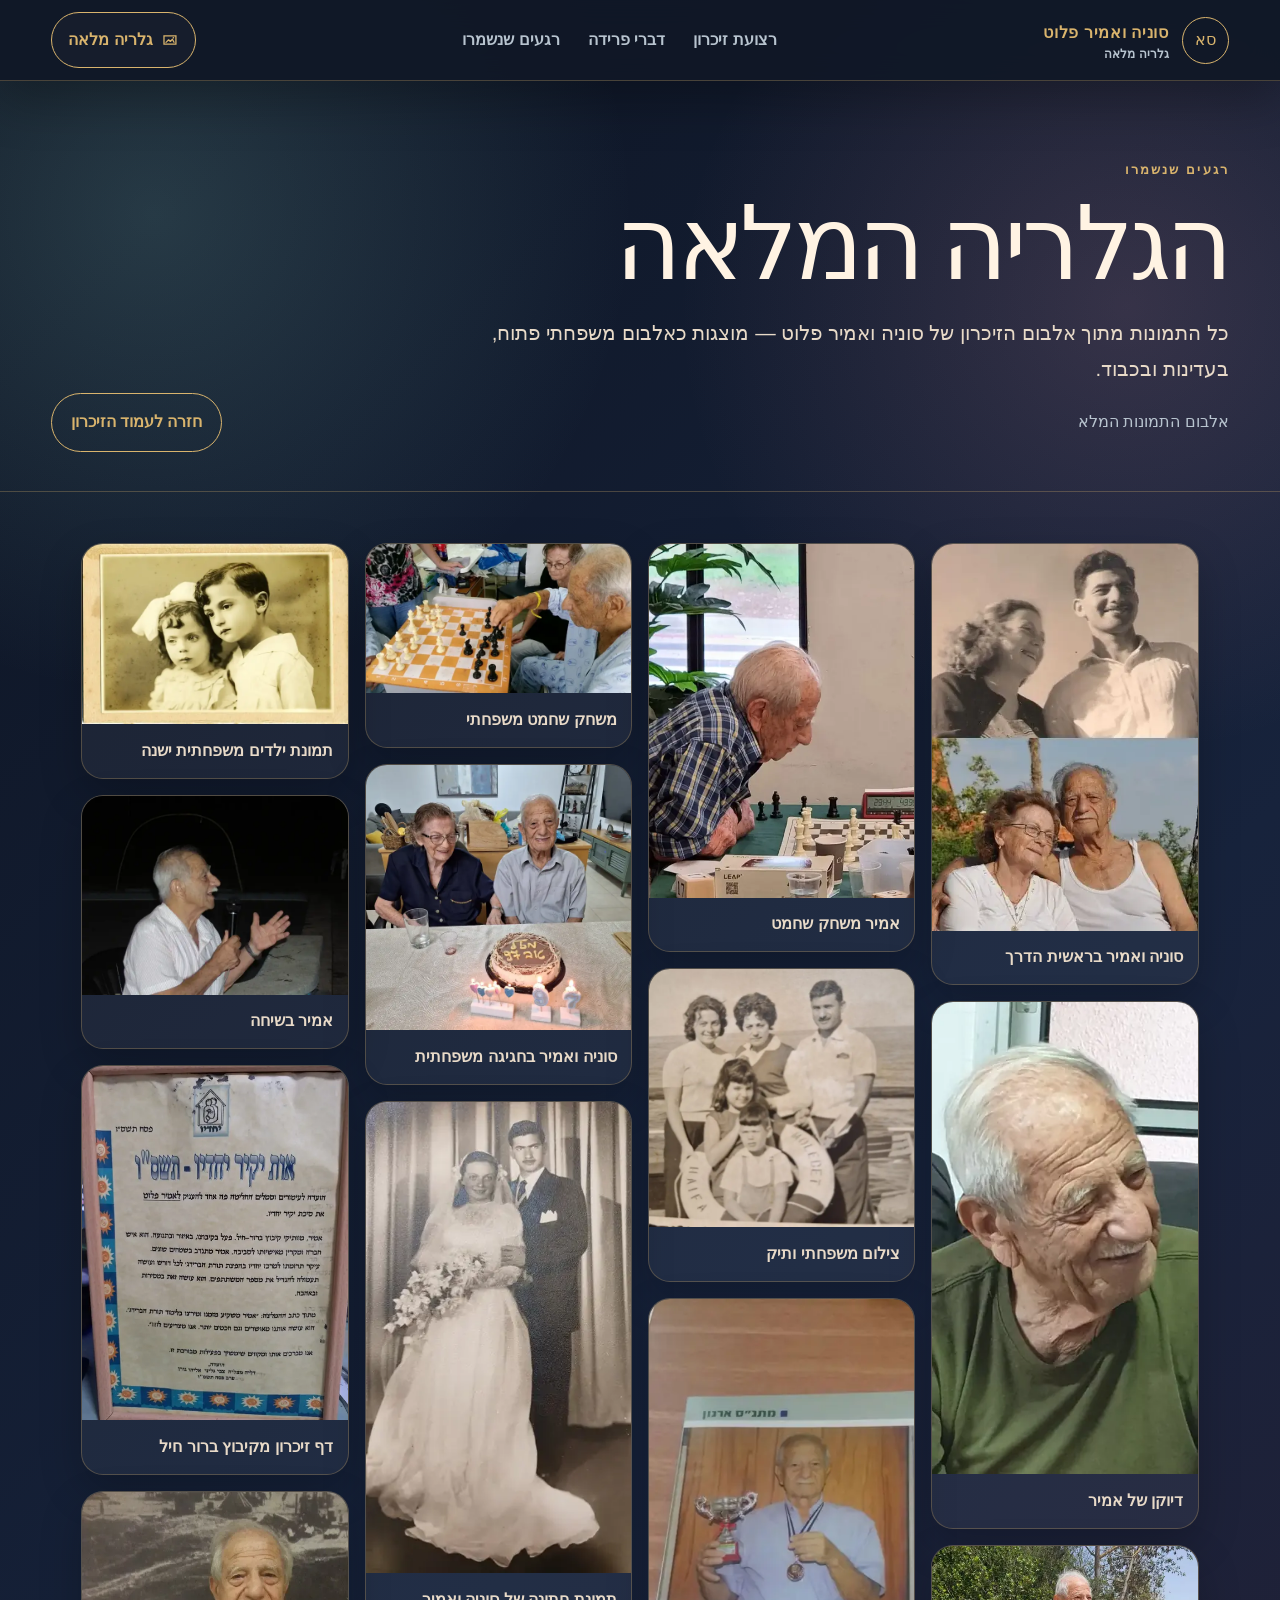
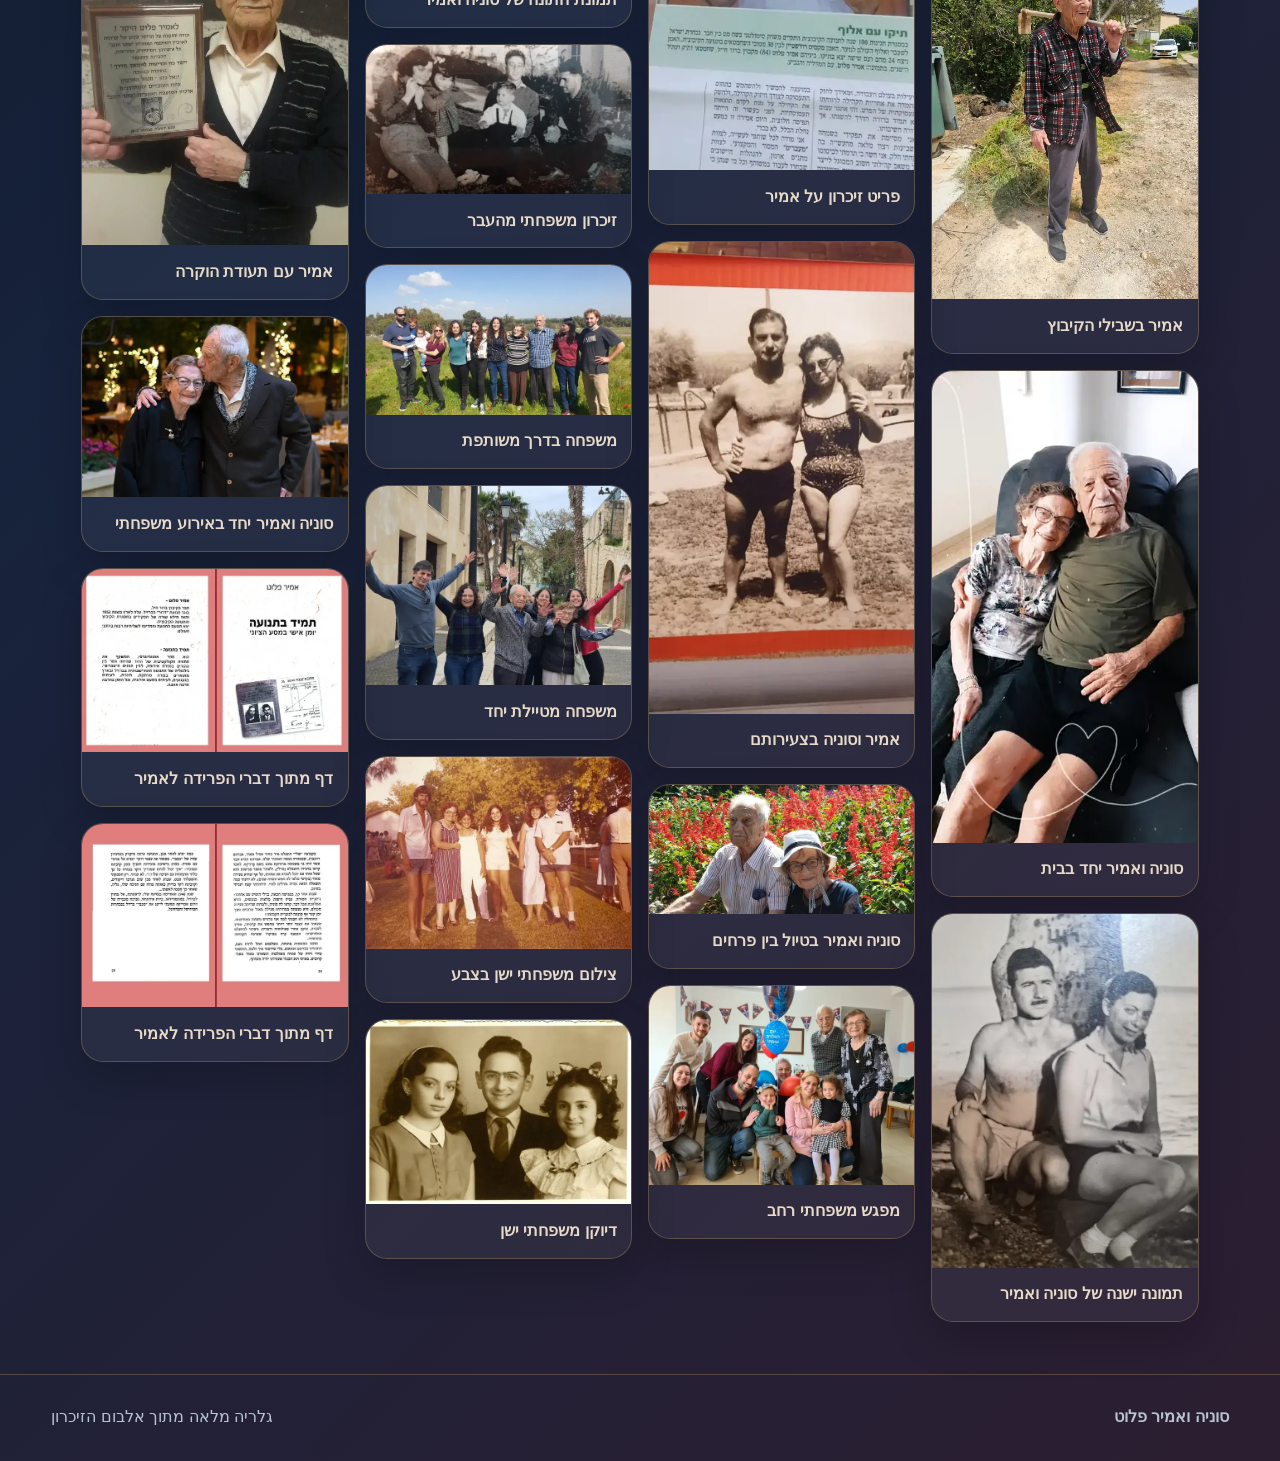
<file: 02-dark-warm/gallery.html>
<!doctype html><html lang="he" dir="rtl"><head><meta charset="utf-8"><meta name="viewport" content="width=device-width, initial-scale=1"><title>גלריה מלאה | סוניה ואמיר פלוט</title><meta name="description" content="גלריה מלאה מתוך אלבום הזיכרון של סוניה ואמיר פלוט."><link rel="stylesheet" href="assets/css/site.css"><script src="assets/js/site.js" defer></script></head><body class="theme-warm"><div class="site-shell"><a class="skip-link" href="#main">דילוג לתוכן המרכזי</a>
<header class="site-header">
  <a class="brand" href="index.html" aria-label="דף הבית">
    <span class="brand-mark">סא</span>
    <span>סוניה ואמיר פלוט<small>גלריה מלאה</small></span>
  </a>
  <nav class="site-nav" aria-label="ניווט ראשי">
    <a class="" href="index.html#ribbon">רצועת זיכרון</a>
    <a href="index.html#farewell">דברי פרידה</a>
    <a href="index.html#album">רגעים שנשמרו</a>
  </nav>
  <a class="header-cta" href="gallery.html"><svg viewBox="0 0 24 24" aria-hidden="true" focusable="false"><path d="M4 6.5h16v11H4z" fill="none" stroke="currentColor" stroke-width="1.7"/><path d="m6.7 15.2 3.5-3.4 2.3 2.2 2.8-3 2.1 4.2" fill="none" stroke="currentColor" stroke-width="1.7" stroke-linecap="round" stroke-linejoin="round"/><circle cx="16.6" cy="9.2" r="1.1" fill="currentColor"/></svg> גלריה מלאה</a>
</header><main id="main"><section class="gallery-hero"><div class="gallery-hero-inner"><div><p class="eyebrow">רגעים שנשמרו</p><h1>הגלריה המלאה</h1><p class="lead">כל התמונות מתוך אלבום הזיכרון של סוניה ואמיר פלוט — מוצגות כאלבום משפחתי פתוח, בעדינות ובכבוד.</p><p class="muted">אלבום התמונות המלא</p></div><div class="gallery-actions"><a class="btn secondary" href="index.html">חזרה לעמוד הזיכרון</a></div></div></section><section class="container gallery-masonry" aria-label="גלריית תמונות מלאה"><figure class="gallery-card" data-full="assets/shared-webp/photo-01.webp"><img src="assets/thumbs-webp/photo-01.webp" alt="סוניה ואמיר בראשית הדרך" loading="eager" decoding="async" width="439" height="640"><figcaption>סוניה ואמיר בראשית הדרך</figcaption></figure><figure class="gallery-card" data-full="assets/shared-webp/photo-02.webp"><img src="assets/thumbs-webp/photo-02.webp" alt="דיוקן של אמיר" loading="eager" decoding="async" width="360" height="640"><figcaption>דיוקן של אמיר</figcaption></figure><figure class="gallery-card" data-full="assets/shared-webp/photo-03.webp"><img src="assets/thumbs-webp/photo-03.webp" alt="אמיר בשבילי הקיבוץ" loading="eager" decoding="async" width="480" height="640"><figcaption>אמיר בשבילי הקיבוץ</figcaption></figure><figure class="gallery-card" data-full="assets/shared-webp/photo-04.webp"><img src="assets/thumbs-webp/photo-04.webp" alt="סוניה ואמיר יחד בבית" loading="eager" decoding="async" width="360" height="640"><figcaption>סוניה ואמיר יחד בבית</figcaption></figure><figure class="gallery-card" data-full="assets/shared-webp/photo-05.webp"><img src="assets/thumbs-webp/photo-05.webp" alt="תמונה ישנה של סוניה ואמיר" loading="eager" decoding="async" width="480" height="640"><figcaption>תמונה ישנה של סוניה ואמיר</figcaption></figure><figure class="gallery-card" data-full="assets/shared-webp/photo-06.webp"><img src="assets/thumbs-webp/photo-06.webp" alt="אמיר משחק שחמט" loading="eager" decoding="async" width="480" height="640"><figcaption>אמיר משחק שחמט</figcaption></figure><figure class="gallery-card" data-full="assets/shared-webp/photo-07.webp"><img src="assets/thumbs-webp/photo-07.webp" alt="צילום משפחתי ותיק" loading="lazy" decoding="async" width="640" height="622"><figcaption>צילום משפחתי ותיק</figcaption></figure><figure class="gallery-card" data-full="assets/shared-webp/photo-08.webp"><img src="assets/thumbs-webp/photo-08.webp" alt="פריט זיכרון על אמיר" loading="lazy" decoding="async" width="360" height="640"><figcaption>פריט זיכרון על אמיר</figcaption></figure><figure class="gallery-card" data-full="assets/shared-webp/photo-09.webp"><img src="assets/thumbs-webp/photo-09.webp" alt="אמיר וסוניה בצעירותם" loading="lazy" decoding="async" width="360" height="640"><figcaption>אמיר וסוניה בצעירותם</figcaption></figure><figure class="gallery-card" data-full="assets/shared-webp/photo-10.webp"><img src="assets/thumbs-webp/photo-10.webp" alt="סוניה ואמיר בטיול בין פרחים" loading="lazy" decoding="async" width="640" height="311"><figcaption>סוניה ואמיר בטיול בין פרחים</figcaption></figure><figure class="gallery-card" data-full="assets/shared-webp/photo-11.webp"><img src="assets/thumbs-webp/photo-11.webp" alt="מפגש משפחתי רחב" loading="lazy" decoding="async" width="640" height="480"><figcaption>מפגש משפחתי רחב</figcaption></figure><figure class="gallery-card" data-full="assets/shared-webp/photo-12.webp"><img src="assets/thumbs-webp/photo-12.webp" alt="משחק שחמט משפחתי" loading="lazy" decoding="async" width="640" height="360"><figcaption>משחק שחמט משפחתי</figcaption></figure><figure class="gallery-card" data-full="assets/shared-webp/photo-13.webp"><img src="assets/thumbs-webp/photo-13.webp" alt="סוניה ואמיר בחגיגה משפחתית" loading="lazy" decoding="async" width="640" height="640"><figcaption>סוניה ואמיר בחגיגה משפחתית</figcaption></figure><figure class="gallery-card" data-full="assets/shared-webp/photo-14.webp"><img src="assets/thumbs-webp/photo-14.webp" alt="תמונת חתונה של סוניה ואמיר" loading="lazy" decoding="async" width="360" height="640"><figcaption>תמונת חתונה של סוניה ואמיר</figcaption></figure><figure class="gallery-card" data-full="assets/shared-webp/photo-15.webp"><img src="assets/thumbs-webp/photo-15.webp" alt="זיכרון משפחתי מהעבר" loading="lazy" decoding="async" width="640" height="360"><figcaption>זיכרון משפחתי מהעבר</figcaption></figure><figure class="gallery-card" data-full="assets/shared-webp/photo-16.webp"><img src="assets/thumbs-webp/photo-16.webp" alt="משפחה בדרך משותפת" loading="lazy" decoding="async" width="640" height="360"><figcaption>משפחה בדרך משותפת</figcaption></figure><figure class="gallery-card" data-full="assets/shared-webp/photo-17.webp"><img src="assets/thumbs-webp/photo-17.webp" alt="משפחה מטיילת יחד" loading="lazy" decoding="async" width="640" height="480"><figcaption>משפחה מטיילת יחד</figcaption></figure><figure class="gallery-card" data-full="assets/shared-webp/photo-18.webp"><img src="assets/thumbs-webp/photo-18.webp" alt="צילום משפחתי ישן בצבע" loading="lazy" decoding="async" width="640" height="464"><figcaption>צילום משפחתי ישן בצבע</figcaption></figure><figure class="gallery-card" data-full="assets/shared-webp/photo-19.webp"><img src="assets/thumbs-webp/photo-19.webp" alt="דיוקן משפחתי ישן" loading="lazy" decoding="async" width="640" height="443"><figcaption>דיוקן משפחתי ישן</figcaption></figure><figure class="gallery-card" data-full="assets/shared-webp/photo-20.webp"><img src="assets/thumbs-webp/photo-20.webp" alt="תמונת ילדים משפחתית ישנה" loading="lazy" decoding="async" width="640" height="435"><figcaption>תמונת ילדים משפחתית ישנה</figcaption></figure><figure class="gallery-card" data-full="assets/shared-webp/photo-21.webp"><img src="assets/thumbs-webp/photo-21.webp" alt="אמיר בשיחה" loading="lazy" decoding="async" width="640" height="480"><figcaption>אמיר בשיחה</figcaption></figure><figure class="gallery-card" data-full="assets/shared-webp/photo-22.webp"><img src="assets/thumbs-webp/photo-22.webp" alt="דף זיכרון מקיבוץ ברור חיל" loading="lazy" decoding="async" width="480" height="640"><figcaption>דף זיכרון מקיבוץ ברור חיל</figcaption></figure><figure class="gallery-card" data-full="assets/shared-webp/photo-23.webp"><img src="assets/thumbs-webp/photo-23.webp" alt="אמיר עם תעודת הוקרה" loading="lazy" decoding="async" width="480" height="640"><figcaption>אמיר עם תעודת הוקרה</figcaption></figure><figure class="gallery-card" data-full="assets/shared-webp/photo-24.webp"><img src="assets/thumbs-webp/photo-24.webp" alt="סוניה ואמיר יחד באירוע משפחתי" loading="lazy" decoding="async" width="640" height="435"><figcaption>סוניה ואמיר יחד באירוע משפחתי</figcaption></figure><figure class="gallery-card" data-full="assets/shared-webp/photo-25.webp"><img src="assets/thumbs-webp/photo-25.webp" alt="דף מתוך דברי הפרידה לאמיר" loading="lazy" decoding="async" width="640" height="443"><figcaption>דף מתוך דברי הפרידה לאמיר</figcaption></figure><figure class="gallery-card" data-full="assets/shared-webp/photo-26.webp"><img src="assets/thumbs-webp/photo-26.webp" alt="דף מתוך דברי הפרידה לאמיר" loading="lazy" decoding="async" width="640" height="443"><figcaption>דף מתוך דברי הפרידה לאמיר</figcaption></figure></section></main><footer class="footer"><div class="footer-inner"><strong>סוניה ואמיר פלוט</strong><span>גלריה מלאה מתוך אלבום הזיכרון</span></div></footer><div class="lightbox" data-lightbox aria-label="תצוגת תמונה מוגדלת"><button class="lightbox-close" type="button" data-lightbox-close aria-label="סגירת תמונה"><svg viewBox="0 0 24 24" fill="none" aria-hidden="true"><path d="M6 6l12 12M18 6 6 18" stroke="currentColor" stroke-width="2" stroke-linecap="round"/></svg></button><img data-lightbox-img alt="תמונה מוגדלת מתוך האלבום"></div></div></body></html>
</file>
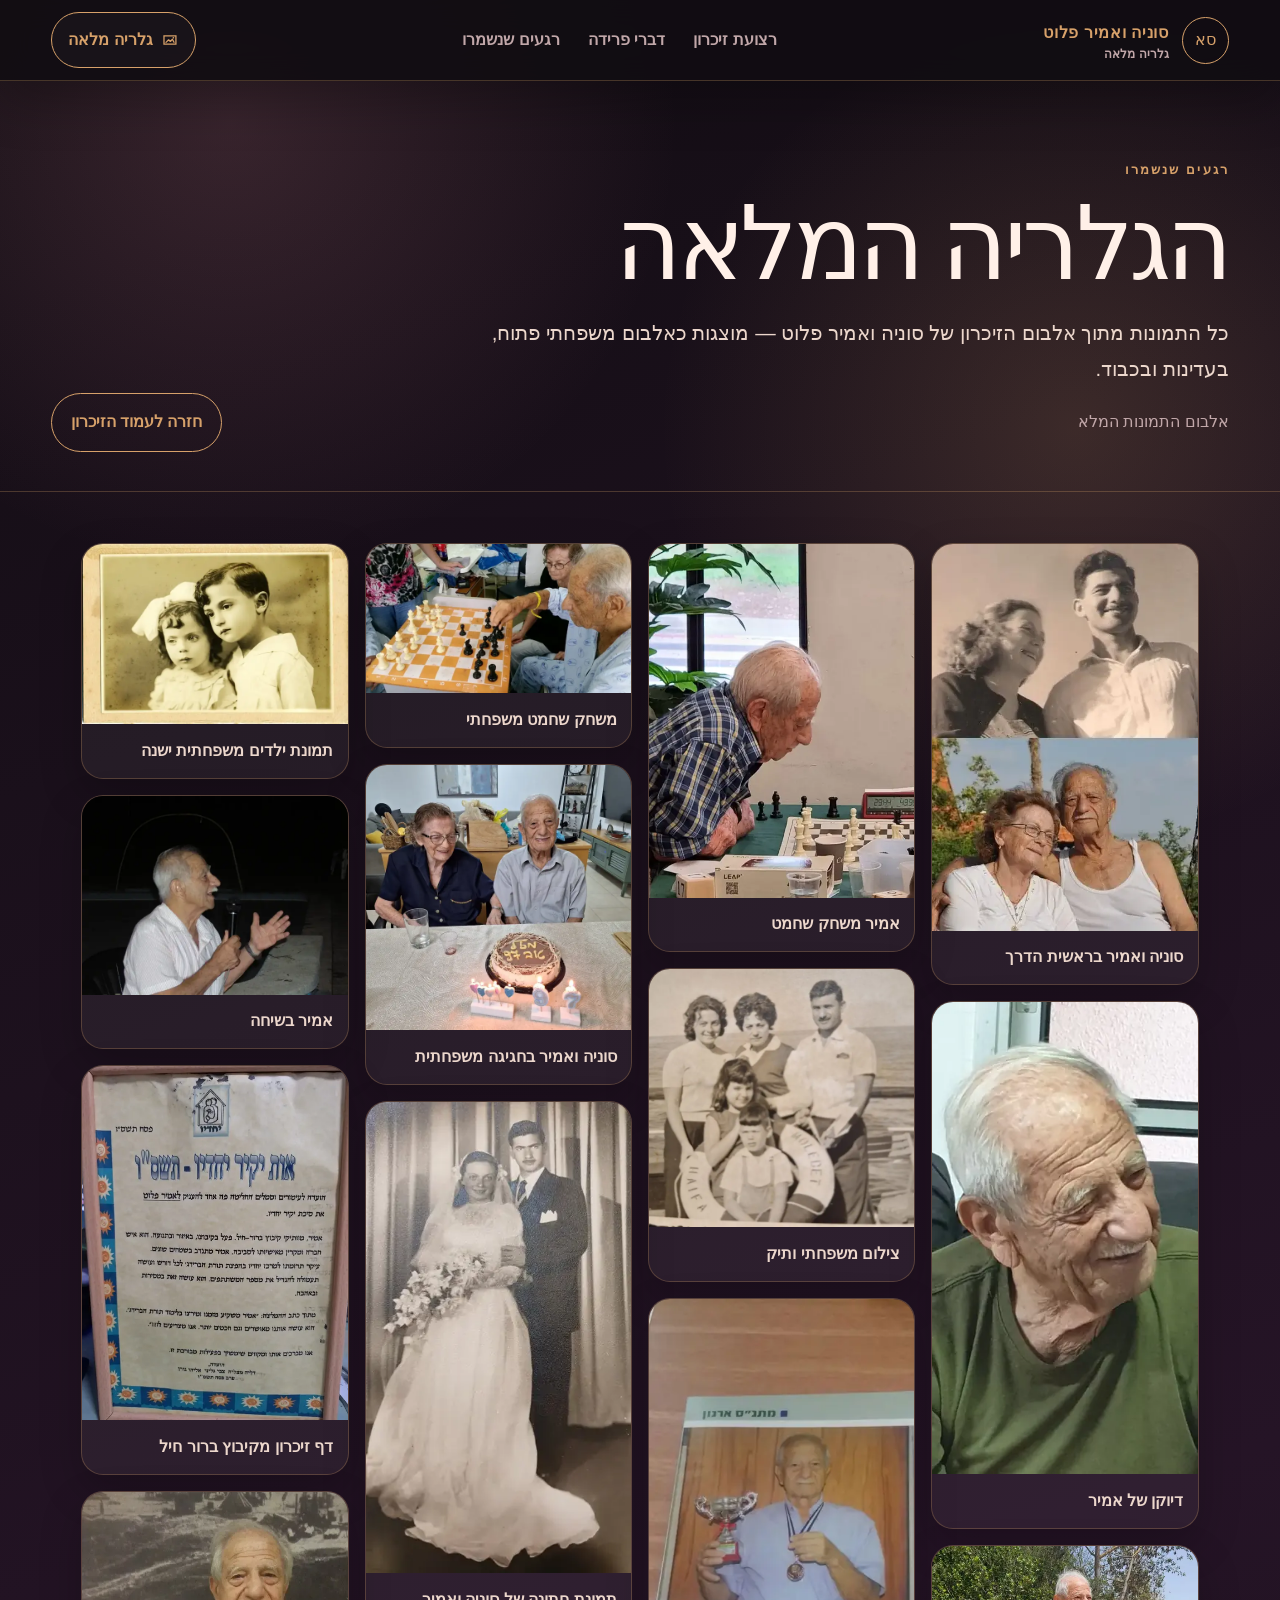
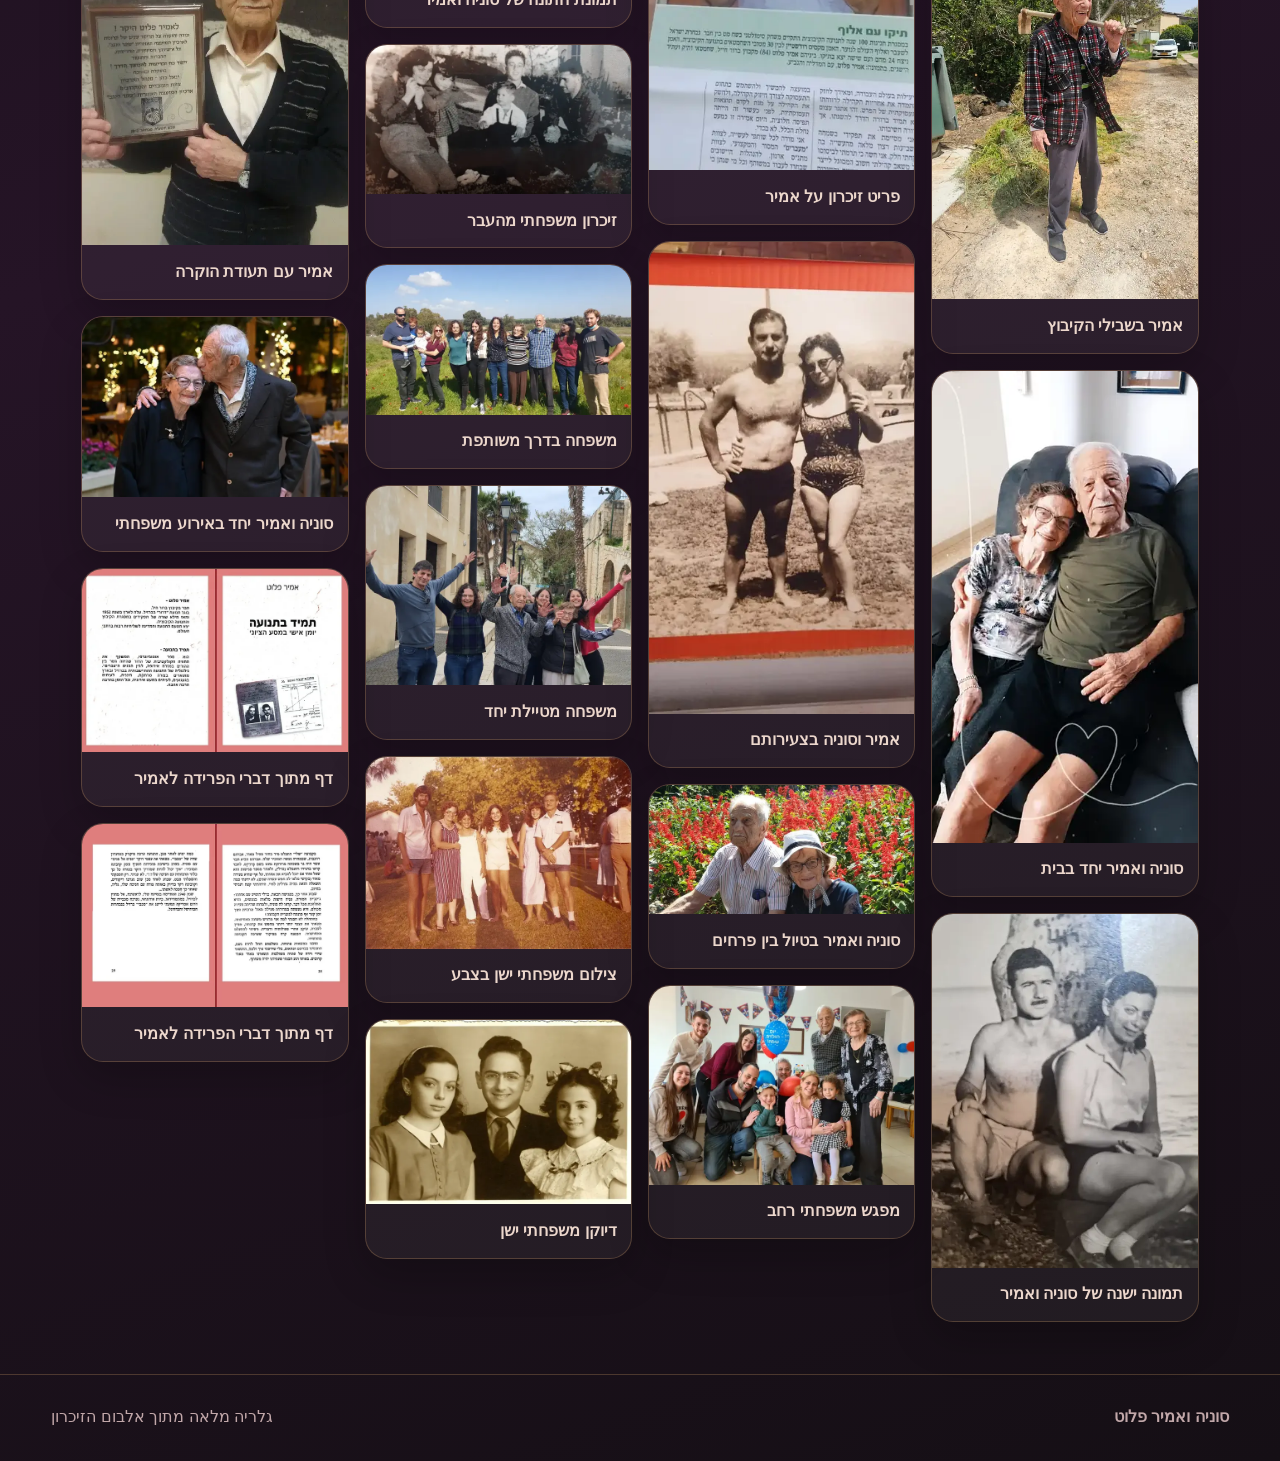
<file: 03-dark-no-stations/gallery.html>
<!doctype html><html lang="he" dir="rtl"><head><meta charset="utf-8"><meta name="viewport" content="width=device-width, initial-scale=1"><title>גלריה מלאה | סוניה ואמיר פלוט</title><meta name="description" content="גלריה מלאה מתוך אלבום הזיכרון של סוניה ואמיר פלוט."><link rel="stylesheet" href="assets/css/site.css"><script src="assets/js/site.js" defer></script></head><body class="theme-velvet"><div class="site-shell"><a class="skip-link" href="#main">דילוג לתוכן המרכזי</a>
<header class="site-header">
  <a class="brand" href="index.html" aria-label="דף הבית">
    <span class="brand-mark">סא</span>
    <span>סוניה ואמיר פלוט<small>גלריה מלאה</small></span>
  </a>
  <nav class="site-nav" aria-label="ניווט ראשי">
    <a class="" href="index.html#ribbon">רצועת זיכרון</a>
    <a href="index.html#farewell">דברי פרידה</a>
    <a href="index.html#album">רגעים שנשמרו</a>
  </nav>
  <a class="header-cta" href="gallery.html"><svg viewBox="0 0 24 24" aria-hidden="true" focusable="false"><path d="M4 6.5h16v11H4z" fill="none" stroke="currentColor" stroke-width="1.7"/><path d="m6.7 15.2 3.5-3.4 2.3 2.2 2.8-3 2.1 4.2" fill="none" stroke="currentColor" stroke-width="1.7" stroke-linecap="round" stroke-linejoin="round"/><circle cx="16.6" cy="9.2" r="1.1" fill="currentColor"/></svg> גלריה מלאה</a>
</header><main id="main"><section class="gallery-hero"><div class="gallery-hero-inner"><div><p class="eyebrow">רגעים שנשמרו</p><h1>הגלריה המלאה</h1><p class="lead">כל התמונות מתוך אלבום הזיכרון של סוניה ואמיר פלוט — מוצגות כאלבום משפחתי פתוח, בעדינות ובכבוד.</p><p class="muted">אלבום התמונות המלא</p></div><div class="gallery-actions"><a class="btn secondary" href="index.html">חזרה לעמוד הזיכרון</a></div></div></section><section class="container gallery-masonry" aria-label="גלריית תמונות מלאה"><figure class="gallery-card" data-full="assets/shared-webp/photo-01.webp"><img src="assets/thumbs-webp/photo-01.webp" alt="סוניה ואמיר בראשית הדרך" loading="eager" decoding="async" width="439" height="640"><figcaption>סוניה ואמיר בראשית הדרך</figcaption></figure><figure class="gallery-card" data-full="assets/shared-webp/photo-02.webp"><img src="assets/thumbs-webp/photo-02.webp" alt="דיוקן של אמיר" loading="eager" decoding="async" width="360" height="640"><figcaption>דיוקן של אמיר</figcaption></figure><figure class="gallery-card" data-full="assets/shared-webp/photo-03.webp"><img src="assets/thumbs-webp/photo-03.webp" alt="אמיר בשבילי הקיבוץ" loading="eager" decoding="async" width="480" height="640"><figcaption>אמיר בשבילי הקיבוץ</figcaption></figure><figure class="gallery-card" data-full="assets/shared-webp/photo-04.webp"><img src="assets/thumbs-webp/photo-04.webp" alt="סוניה ואמיר יחד בבית" loading="eager" decoding="async" width="360" height="640"><figcaption>סוניה ואמיר יחד בבית</figcaption></figure><figure class="gallery-card" data-full="assets/shared-webp/photo-05.webp"><img src="assets/thumbs-webp/photo-05.webp" alt="תמונה ישנה של סוניה ואמיר" loading="eager" decoding="async" width="480" height="640"><figcaption>תמונה ישנה של סוניה ואמיר</figcaption></figure><figure class="gallery-card" data-full="assets/shared-webp/photo-06.webp"><img src="assets/thumbs-webp/photo-06.webp" alt="אמיר משחק שחמט" loading="eager" decoding="async" width="480" height="640"><figcaption>אמיר משחק שחמט</figcaption></figure><figure class="gallery-card" data-full="assets/shared-webp/photo-07.webp"><img src="assets/thumbs-webp/photo-07.webp" alt="צילום משפחתי ותיק" loading="lazy" decoding="async" width="640" height="622"><figcaption>צילום משפחתי ותיק</figcaption></figure><figure class="gallery-card" data-full="assets/shared-webp/photo-08.webp"><img src="assets/thumbs-webp/photo-08.webp" alt="פריט זיכרון על אמיר" loading="lazy" decoding="async" width="360" height="640"><figcaption>פריט זיכרון על אמיר</figcaption></figure><figure class="gallery-card" data-full="assets/shared-webp/photo-09.webp"><img src="assets/thumbs-webp/photo-09.webp" alt="אמיר וסוניה בצעירותם" loading="lazy" decoding="async" width="360" height="640"><figcaption>אמיר וסוניה בצעירותם</figcaption></figure><figure class="gallery-card" data-full="assets/shared-webp/photo-10.webp"><img src="assets/thumbs-webp/photo-10.webp" alt="סוניה ואמיר בטיול בין פרחים" loading="lazy" decoding="async" width="640" height="311"><figcaption>סוניה ואמיר בטיול בין פרחים</figcaption></figure><figure class="gallery-card" data-full="assets/shared-webp/photo-11.webp"><img src="assets/thumbs-webp/photo-11.webp" alt="מפגש משפחתי רחב" loading="lazy" decoding="async" width="640" height="480"><figcaption>מפגש משפחתי רחב</figcaption></figure><figure class="gallery-card" data-full="assets/shared-webp/photo-12.webp"><img src="assets/thumbs-webp/photo-12.webp" alt="משחק שחמט משפחתי" loading="lazy" decoding="async" width="640" height="360"><figcaption>משחק שחמט משפחתי</figcaption></figure><figure class="gallery-card" data-full="assets/shared-webp/photo-13.webp"><img src="assets/thumbs-webp/photo-13.webp" alt="סוניה ואמיר בחגיגה משפחתית" loading="lazy" decoding="async" width="640" height="640"><figcaption>סוניה ואמיר בחגיגה משפחתית</figcaption></figure><figure class="gallery-card" data-full="assets/shared-webp/photo-14.webp"><img src="assets/thumbs-webp/photo-14.webp" alt="תמונת חתונה של סוניה ואמיר" loading="lazy" decoding="async" width="360" height="640"><figcaption>תמונת חתונה של סוניה ואמיר</figcaption></figure><figure class="gallery-card" data-full="assets/shared-webp/photo-15.webp"><img src="assets/thumbs-webp/photo-15.webp" alt="זיכרון משפחתי מהעבר" loading="lazy" decoding="async" width="640" height="360"><figcaption>זיכרון משפחתי מהעבר</figcaption></figure><figure class="gallery-card" data-full="assets/shared-webp/photo-16.webp"><img src="assets/thumbs-webp/photo-16.webp" alt="משפחה בדרך משותפת" loading="lazy" decoding="async" width="640" height="360"><figcaption>משפחה בדרך משותפת</figcaption></figure><figure class="gallery-card" data-full="assets/shared-webp/photo-17.webp"><img src="assets/thumbs-webp/photo-17.webp" alt="משפחה מטיילת יחד" loading="lazy" decoding="async" width="640" height="480"><figcaption>משפחה מטיילת יחד</figcaption></figure><figure class="gallery-card" data-full="assets/shared-webp/photo-18.webp"><img src="assets/thumbs-webp/photo-18.webp" alt="צילום משפחתי ישן בצבע" loading="lazy" decoding="async" width="640" height="464"><figcaption>צילום משפחתי ישן בצבע</figcaption></figure><figure class="gallery-card" data-full="assets/shared-webp/photo-19.webp"><img src="assets/thumbs-webp/photo-19.webp" alt="דיוקן משפחתי ישן" loading="lazy" decoding="async" width="640" height="443"><figcaption>דיוקן משפחתי ישן</figcaption></figure><figure class="gallery-card" data-full="assets/shared-webp/photo-20.webp"><img src="assets/thumbs-webp/photo-20.webp" alt="תמונת ילדים משפחתית ישנה" loading="lazy" decoding="async" width="640" height="435"><figcaption>תמונת ילדים משפחתית ישנה</figcaption></figure><figure class="gallery-card" data-full="assets/shared-webp/photo-21.webp"><img src="assets/thumbs-webp/photo-21.webp" alt="אמיר בשיחה" loading="lazy" decoding="async" width="640" height="480"><figcaption>אמיר בשיחה</figcaption></figure><figure class="gallery-card" data-full="assets/shared-webp/photo-22.webp"><img src="assets/thumbs-webp/photo-22.webp" alt="דף זיכרון מקיבוץ ברור חיל" loading="lazy" decoding="async" width="480" height="640"><figcaption>דף זיכרון מקיבוץ ברור חיל</figcaption></figure><figure class="gallery-card" data-full="assets/shared-webp/photo-23.webp"><img src="assets/thumbs-webp/photo-23.webp" alt="אמיר עם תעודת הוקרה" loading="lazy" decoding="async" width="480" height="640"><figcaption>אמיר עם תעודת הוקרה</figcaption></figure><figure class="gallery-card" data-full="assets/shared-webp/photo-24.webp"><img src="assets/thumbs-webp/photo-24.webp" alt="סוניה ואמיר יחד באירוע משפחתי" loading="lazy" decoding="async" width="640" height="435"><figcaption>סוניה ואמיר יחד באירוע משפחתי</figcaption></figure><figure class="gallery-card" data-full="assets/shared-webp/photo-25.webp"><img src="assets/thumbs-webp/photo-25.webp" alt="דף מתוך דברי הפרידה לאמיר" loading="lazy" decoding="async" width="640" height="443"><figcaption>דף מתוך דברי הפרידה לאמיר</figcaption></figure><figure class="gallery-card" data-full="assets/shared-webp/photo-26.webp"><img src="assets/thumbs-webp/photo-26.webp" alt="דף מתוך דברי הפרידה לאמיר" loading="lazy" decoding="async" width="640" height="443"><figcaption>דף מתוך דברי הפרידה לאמיר</figcaption></figure></section></main><footer class="footer"><div class="footer-inner"><strong>סוניה ואמיר פלוט</strong><span>גלריה מלאה מתוך אלבום הזיכרון</span></div></footer><div class="lightbox" data-lightbox aria-label="תצוגת תמונה מוגדלת"><button class="lightbox-close" type="button" data-lightbox-close aria-label="סגירת תמונה"><svg viewBox="0 0 24 24" fill="none" aria-hidden="true"><path d="M6 6l12 12M18 6 6 18" stroke="currentColor" stroke-width="2" stroke-linecap="round"/></svg></button><img data-lightbox-img alt="תמונה מוגדלת מתוך האלבום"></div></div></body></html>
</file>
<file: 01-dark-museum/assets/css/site.css>
:root{
  color-scheme: dark;
  --serif: Georgia, 'Times New Roman', serif;
  --sans: Arial, 'Segoe UI', sans-serif;
  --pad: clamp(1rem, 4vw, 4.5rem);
  --content: 1220px;
  --radius: 24px;
  --radius-lg: 38px;
  --shadow: 0 26px 90px rgba(0,0,0,.42);
}
*{box-sizing:border-box}
html{scroll-behavior:smooth;scroll-padding-top:100px}
html.has-lightbox{overflow:hidden}
body{margin:0;direction:rtl;text-align:right;font-family:var(--sans);line-height:1.78;background:var(--bg);color:var(--text);overflow-x:hidden}
a{color:inherit;text-decoration:none}
img{display:block;max-inline-size:100%;block-size:auto}
button{font:inherit;color:inherit}
svg{inline-size:1.12em;block-size:1.12em;vertical-align:-.18em}
.skip-link{position:absolute;inset-block-start:.8rem;inset-inline-start:.8rem;z-index:1000;transform:translateY(-160%);padding:.75rem 1rem;border-radius:999px;background:#fff;color:#111;transition:transform .18s ease}.skip-link:focus{transform:translateY(0)}
.site-shell{min-block-size:100vh;background:var(--texture)}
.site-header{position:sticky;inset-block-start:0;z-index:60;display:grid;grid-template-columns:auto 1fr auto;gap:1rem;align-items:center;padding-block:.78rem;padding-inline:var(--pad);border-block-end:1px solid var(--line);background:rgba(var(--header-rgb),.94);backdrop-filter:blur(14px);box-shadow:0 18px 50px rgba(0,0,0,.28)}
.brand{display:inline-flex;align-items:center;gap:.82rem;color:var(--accent);font-weight:900;letter-spacing:.04em;white-space:nowrap}.brand-mark{inline-size:2.95rem;block-size:2.95rem;display:grid;place-items:center;border:1px solid currentColor;border-radius:50%;font-family:var(--serif);font-weight:400;letter-spacing:0}.brand small{display:block;color:var(--muted);font-size:.72rem;font-weight:700;letter-spacing:0;line-height:1.2}.site-nav{display:flex;justify-content:center;align-items:center;gap:clamp(.65rem,2vw,2rem);color:var(--muted);font-weight:800}.site-nav a{position:relative;padding:.48rem .08rem}.site-nav a::after{content:'';position:absolute;inset-inline:0;inset-block-end:.16rem;block-size:1px;background:currentColor;transform:scaleX(0);transform-origin:center;transition:transform .2s ease}.site-nav a:hover::after,.site-nav .is-active::after{transform:scaleX(1)}.header-cta{display:inline-flex;align-items:center;gap:.5rem;border:1px solid var(--accent);padding:.78rem 1rem;border-radius:999px;color:var(--accent);font-weight:900;background:rgba(255,255,255,.025)}.header-cta:hover{background:var(--accent);color:var(--btn-text)}
.container{max-inline-size:var(--content);margin-inline:auto;padding-inline:var(--pad)}
.section{padding-block:clamp(4.2rem,8vw,7.5rem)}
.eyebrow{margin:0 0 .6rem;color:var(--accent);font-weight:900;letter-spacing:.16em;text-transform:uppercase;font-size:.82rem}
h1,h2,h3,p{margin-block-start:0}h1,h2,h3{font-family:var(--serif);font-weight:500;line-height:1.05}h1{font-size:clamp(3.7rem,8vw,8rem);letter-spacing:-.045em;margin-block-end:1rem}h2{font-size:clamp(2.4rem,5vw,5.4rem);letter-spacing:-.035em;margin-block-end:1rem}h3{font-size:clamp(1.4rem,2vw,2.1rem);margin-block-end:.55rem}.lead{font-size:clamp(1.06rem,1.6vw,1.35rem);color:var(--soft);max-inline-size:760px}.muted{color:var(--muted)}.gold-line{inline-size:min(280px,50vw);block-size:1px;background:linear-gradient(90deg,transparent,var(--accent),transparent);margin-block:1.25rem}.btn-row{display:flex;gap:.85rem;flex-wrap:wrap;margin-block-start:1.5rem}.btn{display:inline-flex;align-items:center;justify-content:center;gap:.55rem;border:1px solid var(--accent);background:var(--accent);color:var(--btn-text);padding:.92rem 1.15rem;border-radius:999px;font-weight:900;min-inline-size:150px}.btn.secondary{background:transparent;color:var(--accent)}.btn:hover{filter:brightness(1.08)}
.photo-cover,.photo-contain{margin:0;cursor:pointer}.photo-cover img{inline-size:100%;block-size:100%;object-fit:cover}.photo-contain{display:grid;place-items:center}.photo-contain img{inline-size:100%;block-size:100%;object-fit:contain}.photo-frame{position:relative;border:1px solid var(--line);background:rgba(255,255,255,.045);box-shadow:var(--shadow);overflow:hidden}.photo-frame::after{content:'';position:absolute;inset:0;pointer-events:none;background:linear-gradient(180deg,transparent,rgba(0,0,0,.24))}.caption{position:absolute;z-index:2;inset-inline:1rem;inset-block-end:1rem;padding:.75rem .9rem;border:1px solid rgba(255,255,255,.16);background:rgba(0,0,0,.48);backdrop-filter:blur(10px);color:var(--text);font-weight:900}
.doc-grid{display:grid;grid-template-columns:repeat(2,minmax(0,1fr));gap:1rem}.doc-card{display:block;position:relative;min-block-size:250px;padding:clamp(1.25rem,2.5vw,2rem);border:1px solid var(--line);border-radius:var(--radius);background:linear-gradient(135deg,rgba(255,255,255,.065),rgba(255,255,255,.025));box-shadow:var(--shadow)}.doc-card .doc-ico{inline-size:2.2rem;block-size:2.2rem;color:var(--accent);margin-block-end:1rem}.doc-card strong{display:block;color:var(--accent);margin-block-end:.4rem}.doc-card p{color:var(--soft)}.doc-card:hover{transform:translateY(-2px);transition:transform .18s ease}
.lightbox{position:fixed;inset:0;z-index:1000;display:none;place-items:center;padding:1rem;background:rgba(0,0,0,.88)}.lightbox.is-open{display:grid}.lightbox img{max-inline-size:min(96vw,1200px);max-block-size:88vh;object-fit:contain;border-radius:18px;box-shadow:0 30px 120px #000}.lightbox-close{position:fixed;inset-block-start:1rem;inset-inline-end:1rem;inline-size:3rem;block-size:3rem;border:1px solid rgba(255,255,255,.25);border-radius:50%;background:rgba(0,0,0,.45);display:grid;place-items:center;cursor:pointer}
.footer{padding:1.8rem var(--pad);border-block-start:1px solid var(--line);color:var(--muted)}.footer-inner{max-inline-size:var(--content);margin-inline:auto;display:flex;justify-content:space-between;gap:1rem;flex-wrap:wrap}

/* Museum black */
.theme-museum{--bg:#090807;--header-rgb:9,8,7;--card:#14100d;--text:#fff4e7;--soft:#e5d7c6;--muted:#bda993;--accent:#d08a47;--accent-2:#f3c079;--line:rgba(208,138,71,.28);--btn-text:#130d08;--texture:radial-gradient(circle at 7% 10%,rgba(208,138,71,.13),transparent 24rem),radial-gradient(circle at 88% 0%,rgba(255,255,255,.06),transparent 24rem),linear-gradient(180deg,#0b0908,#11100f 45%,#090807)}
.museum-hero{max-inline-size:1460px;margin-inline:auto;padding:clamp(1.4rem,4vw,4.2rem) var(--pad);display:grid;grid-template-columns:.92fr 1.08fr;gap:clamp(1rem,3vw,3rem);align-items:stretch;min-block-size:min(820px,calc(100vh - 90px))}.museum-copy{position:relative;z-index:2;align-self:center;padding:clamp(1.3rem,3.8vw,3.3rem);border:1px solid var(--line);background:linear-gradient(135deg,rgba(20,16,13,.92),rgba(9,8,7,.76));box-shadow:var(--shadow)}.museum-copy h1 span{color:var(--accent)}.museum-cover{position:relative;min-block-size:580px;border:1px solid var(--line);background:#050403;box-shadow:var(--shadow);overflow:hidden}.museum-cover .photo-cover{block-size:100%}.museum-cover img{filter:saturate(.74) contrast(1.12) brightness(.82);object-position:53% 44%}.museum-cover::after{content:'';position:absolute;inset:0;background:linear-gradient(90deg,rgba(9,8,7,.66),rgba(9,8,7,.06) 46%,rgba(9,8,7,.18));pointer-events:none}.museum-plaque{position:absolute;z-index:2;inset-inline-end:clamp(1rem,3vw,2rem);inset-block-end:clamp(1rem,3vw,2rem);max-inline-size:430px;padding:1.15rem;border:1px solid var(--line);background:rgba(9,8,7,.72);backdrop-filter:blur(10px)}
.memory-ribbon{padding-block:clamp(2.8rem,5vw,5rem);padding-inline:var(--pad);border-block:1px solid var(--line);background:linear-gradient(90deg,rgba(208,138,71,.1),rgba(255,255,255,.035),rgba(208,138,71,.1))}.ribbon-inner{max-inline-size:var(--content);margin-inline:auto;display:grid;grid-template-columns:.86fr 1.32fr .86fr;gap:1px;background:var(--line);border:1px solid var(--line)}.ribbon-panel{padding:clamp(1.25rem,3vw,2.2rem);background:var(--bg)}.ribbon-panel strong{display:block;color:var(--accent);font-family:var(--serif);font-size:clamp(1.35rem,2vw,2rem);font-weight:500}.ribbon-panel .date{display:block;color:var(--muted);margin-block-start:.25rem}.ribbon-center{text-align:center}.ribbon-center p{max-inline-size:680px;margin-inline:auto;color:var(--soft)}
.museum-waypoints{display:grid;grid-template-columns:.34fr .66fr;gap:clamp(1.5rem,4vw,4rem);align-items:start}.waypoint-aside{position:sticky;inset-block-start:110px}.waypoint-list{list-style:none;margin:0;padding:0;display:grid;gap:1rem}.waypoint-card{display:grid;grid-template-columns:5.2rem 1fr;gap:1rem;padding:1.25rem;border:1px solid var(--line);border-radius:var(--radius);background:linear-gradient(135deg,rgba(208,138,71,.09),rgba(255,255,255,.035));box-shadow:var(--shadow)}.waypoint-card time{color:var(--accent);font-weight:900}.waypoint-card p{color:var(--soft)}
.farewell-museum{background:linear-gradient(180deg,rgba(208,138,71,.07),transparent)}.farewell-layout{display:grid;grid-template-columns:1fr 1fr;gap:clamp(1rem,3vw,2.5rem);align-items:stretch}.farewell-quote{padding:clamp(1.4rem,4vw,3rem);border:1px solid var(--line);border-radius:var(--radius-lg);background:linear-gradient(135deg,rgba(255,255,255,.055),rgba(208,138,71,.06));box-shadow:var(--shadow)}.farewell-quote blockquote{margin:0;font-family:var(--serif);font-size:clamp(1.55rem,3vw,2.6rem);line-height:1.35;color:var(--text)}
.saved-moments{display:grid;grid-template-columns:1.05fr .95fr;gap:1rem;align-items:stretch}.saved-main{min-block-size:560px;border-radius:var(--radius-lg)}.saved-side{display:grid;grid-template-columns:1fr 1fr;gap:1rem}.saved-side figure{margin:0;border-radius:var(--radius);min-block-size:255px}.album-top{display:flex;align-items:end;justify-content:space-between;gap:1.5rem;flex-wrap:wrap}.album-note{max-inline-size:780px;color:var(--soft)}

/* Warm blue / plum */
.theme-warm{--bg:#101827;--header-rgb:16,24,39;--card:#1a2740;--text:#fff3e3;--soft:#e8dac8;--muted:#b8c4cf;--accent:#d9b46d;--accent-2:#86c7c2;--rose:#cc8ba0;--line:rgba(217,180,109,.28);--btn-text:#101827;--texture:radial-gradient(circle at 12% 7%,rgba(134,199,194,.20),transparent 30rem),radial-gradient(circle at 88% 10%,rgba(204,139,160,.19),transparent 28rem),linear-gradient(135deg,#0d1422,#17233c 48%,#2c1e31 100%)}
.warm-hero{padding:clamp(2rem,5vw,5.5rem) var(--pad) 0}.warm-hero-inner{max-inline-size:var(--content);margin-inline:auto;display:grid;grid-template-columns:.92fr 1.08fr;gap:clamp(1rem,4vw,4rem);align-items:center}.warm-copy{padding-block:clamp(1rem,4vw,4rem)}.warm-copy h1 span{color:var(--accent-2)}.warm-art{position:relative;min-block-size:660px;display:grid;place-items:center}.warm-art:before{content:'';position:absolute;inset:8% 6% 5% 16%;border:1px solid rgba(134,199,194,.38);border-radius:44% 56% 54% 46%;transform:rotate(8deg)}.warm-art:after{content:'';position:absolute;inset:15% 13% 12% 0;border:1px solid rgba(217,180,109,.35);border-radius:50%;transform:rotate(-10deg)}.warm-portrait{position:relative;z-index:1;inline-size:min(560px,86vw);aspect-ratio:4/5;border-radius:48% 48% 20% 20%;border:1px solid var(--line);box-shadow:var(--shadow);overflow:hidden}.warm-portrait img{object-position:55% 42%;filter:saturate(.9) contrast(1.04) brightness(.9)}.warm-badge{position:absolute;z-index:2;inset-inline-start:0;inset-block-end:8%;padding:1rem 1.15rem;border:1px solid var(--line);border-radius:22px;background:rgba(16,24,39,.82);box-shadow:var(--shadow);max-inline-size:300px}.warm-ribbon{padding-block:clamp(3rem,6vw,5rem)}.constellation{display:grid;grid-template-columns:repeat(4,minmax(0,1fr));gap:1rem}.constellation-card{position:relative;padding:1.35rem;border:1px solid var(--line);border-radius:var(--radius);background:rgba(255,255,255,.06);box-shadow:var(--shadow);min-block-size:210px}.constellation-card:before{content:'';position:absolute;inset-block-start:1rem;inset-inline-end:1rem;inline-size:.62rem;block-size:.62rem;border-radius:50%;background:var(--accent-2);box-shadow:0 0 0 .45rem rgba(134,199,194,.09)}.constellation-card p{color:var(--soft)}
.warm-waypoints{display:grid;grid-template-columns:repeat(6,minmax(0,1fr));gap:.9rem}.warm-step{position:relative;min-block-size:265px;padding:1rem;border:1px solid var(--line);border-radius:32px;background:linear-gradient(180deg,rgba(255,255,255,.07),rgba(255,255,255,.03));overflow:hidden}.warm-step:nth-child(even){transform:translateY(2.3rem)}.warm-step time{display:inline-grid;place-items:center;inline-size:3.7rem;block-size:3.7rem;border-radius:50%;background:rgba(134,199,194,.14);color:var(--accent-2);font-weight:900;margin-block-end:1rem}.warm-step p{color:var(--soft);font-size:.98rem}.farewell-warm{background:linear-gradient(180deg,rgba(134,199,194,.08),rgba(204,139,160,.06))}.farewell-cards{display:grid;grid-template-columns:.9fr 1.1fr;gap:1rem;align-items:start}.letter-note{padding:clamp(1.3rem,3vw,2.4rem);border:1px solid rgba(255,243,227,.18);border-radius:var(--radius-lg);background:rgba(255,243,227,.09);box-shadow:var(--shadow)}.warm-album{display:grid;grid-template-columns:repeat(12,1fr);gap:1rem}.warm-album figure{margin:0;border-radius:26px}.warm-album .a{grid-column:span 5;grid-row:span 2;min-block-size:540px}.warm-album .b{grid-column:span 4;min-block-size:260px}.warm-album .c{grid-column:span 3;min-block-size:260px}.warm-album .d{grid-column:span 3;min-block-size:260px}.warm-album .e{grid-column:span 4;min-block-size:260px}.warm-album .f{grid-column:span 5;min-block-size:260px}.warm-closing{padding:clamp(4rem,9vw,8rem) var(--pad);text-align:center;background:radial-gradient(circle at center,rgba(217,180,109,.13),transparent 32rem)}

/* Velvet no-waypoints */
.theme-velvet{--bg:#120d13;--header-rgb:18,13,19;--card:#211623;--text:#fff0e8;--soft:#ecd7cc;--muted:#c1a7a9;--accent:#d7a16a;--accent-2:#c77c8c;--line:rgba(215,161,106,.27);--btn-text:#1a1011;--texture:radial-gradient(circle at 18% 4%,rgba(199,124,140,.20),transparent 28rem),radial-gradient(circle at 84% 14%,rgba(215,161,106,.18),transparent 26rem),linear-gradient(160deg,#120d13,#251426 54%,#150f15)}
.velvet-hero{padding:clamp(2rem,5vw,5rem) var(--pad)}.velvet-card{max-inline-size:var(--content);margin-inline:auto;display:grid;grid-template-columns:1.08fr .92fr;gap:clamp(1rem,4vw,3rem);align-items:stretch;border:1px solid var(--line);border-radius:44px;background:linear-gradient(135deg,rgba(255,255,255,.06),rgba(255,255,255,.025));box-shadow:var(--shadow);overflow:hidden}.velvet-copy{padding:clamp(1.5rem,4vw,4rem);align-self:center}.velvet-copy h1 span{color:var(--accent-2)}.velvet-photo{min-block-size:620px}.velvet-photo img{filter:saturate(.88) contrast(1.05) brightness(.9);object-position:52% 42%}.velvet-ribbon-grid{display:grid;grid-template-columns:1fr 1fr;gap:1rem}.velvet-ribbon-card{border:1px solid var(--line);border-radius:var(--radius-lg);padding:clamp(1.3rem,3vw,2.4rem);background:rgba(255,255,255,.055);box-shadow:var(--shadow)}.velvet-ribbon-card.big{grid-column:1/-1;background:linear-gradient(135deg,rgba(215,161,106,.11),rgba(199,124,140,.09))}.velvet-farewell{background:linear-gradient(180deg,rgba(215,161,106,.08),rgba(199,124,140,.06))}.velvet-farewell-layout{display:grid;grid-template-columns:.8fr 1.2fr;gap:1rem}.velvet-album{display:grid;grid-template-columns:repeat(10,1fr);gap:1rem}.velvet-album figure{margin:0;border-radius:var(--radius)}.velvet-album .wide{grid-column:span 6;min-block-size:350px}.velvet-album .tall{grid-column:span 4;grid-row:span 2;min-block-size:710px}.velvet-album .small{grid-column:span 3;min-block-size:270px}.velvet-album .mid{grid-column:span 4;min-block-size:270px}.velvet-closing{padding:clamp(4rem,9vw,8rem) var(--pad);text-align:center;background:radial-gradient(circle at center,rgba(199,124,140,.15),transparent 30rem)}

/* Gallery page */
.gallery-hero{padding:clamp(3rem,6vw,6rem) var(--pad) clamp(1.5rem,3vw,3rem);border-block-end:1px solid var(--line)}.gallery-hero-inner{max-inline-size:var(--content);margin-inline:auto;display:grid;grid-template-columns:1fr auto;gap:1rem;align-items:end}.gallery-masonry{columns:4 240px;column-gap:1rem;padding-block:clamp(2rem,4vw,4rem)}.gallery-card{break-inside:avoid;margin:0 0 1rem;border:1px solid var(--line);border-radius:22px;overflow:hidden;background:rgba(255,255,255,.05);box-shadow:0 16px 42px rgba(0,0,0,.22);cursor:pointer}.gallery-card img{inline-size:100%;block-size:auto}.gallery-card figcaption{padding:.78rem .9rem;color:var(--soft);font-weight:800}.gallery-actions{display:flex;gap:.7rem;flex-wrap:wrap;justify-content:flex-end}
@media(max-width:1080px){.site-header{grid-template-columns:1fr auto}.site-nav{grid-column:1/-1;justify-content:flex-start;overflow-x:auto;padding-block-start:.35rem}.museum-hero,.museum-waypoints,.farewell-layout,.saved-moments,.warm-hero-inner,.farewell-cards,.velvet-card,.velvet-farewell-layout{grid-template-columns:1fr}.museum-cover,.warm-art,.velvet-photo{min-block-size:520px}.ribbon-inner{grid-template-columns:1fr}.ribbon-center{text-align:right}.constellation{grid-template-columns:repeat(2,minmax(0,1fr))}.warm-waypoints{grid-template-columns:repeat(3,minmax(0,1fr))}.warm-step:nth-child(even){transform:none}.waypoint-aside{position:static}.saved-main{min-block-size:420px}.warm-album .a,.warm-album .b,.warm-album .c,.warm-album .d,.warm-album .e,.warm-album .f{grid-column:span 6;min-block-size:300px}.velvet-album .wide,.velvet-album .tall,.velvet-album .small,.velvet-album .mid{grid-column:span 5;min-block-size:300px}.velvet-ribbon-grid{grid-template-columns:1fr}}
@media(max-width:700px){:root{--pad:1rem}.brand span:last-child{display:none}.header-cta{padding-inline:.82rem;font-size:.92rem}.site-header{gap:.6rem}.site-nav{gap:1rem;font-size:.92rem}h1{font-size:clamp(3.1rem,17vw,5.1rem)}h2{font-size:clamp(2rem,12vw,3.3rem)}.museum-hero{min-block-size:auto}.museum-cover,.warm-art,.velvet-photo{min-block-size:390px}.museum-plaque,.warm-badge{inset-inline:1rem;inset-block-end:1rem;max-inline-size:none}.doc-grid,.constellation,.saved-side,.warm-waypoints{grid-template-columns:1fr}.waypoint-card{grid-template-columns:1fr}.saved-main{min-block-size:300px}.saved-side figure{min-block-size:220px}.warm-album,.velvet-album{grid-template-columns:1fr}.warm-album .a,.warm-album .b,.warm-album .c,.warm-album .d,.warm-album .e,.warm-album .f,.velvet-album .wide,.velvet-album .tall,.velvet-album .small,.velvet-album .mid{grid-column:auto;min-block-size:260px}.section{padding-block:3.2rem}.btn-row{flex-direction:column}.btn{inline-size:100%}.footer-inner{display:grid}.gallery-hero-inner{grid-template-columns:1fr}.gallery-actions{justify-content:flex-start}.gallery-masonry{columns:1}}


.section-heading{margin-block-end:clamp(1.2rem,2.8vw,2.2rem)}
.section-heading .section-title,.section-title{color:var(--accent);font-family:var(--serif);font-weight:500;line-height:.98;letter-spacing:-.035em;font-size:clamp(3rem,6.2vw,6.9rem);margin-block:0 .65rem;text-transform:none}
.section-title.compact-title{font-size:clamp(2.25rem,4.4vw,4.6rem)}
.section-note{margin:0;color:var(--soft);font-size:clamp(1.05rem,1.45vw,1.28rem);line-height:1.75;max-inline-size:820px}
.section-heading .eyebrow{font-size:clamp(1.15rem,2.3vw,2rem);letter-spacing:.04em;text-transform:none;margin-block-end:.35rem}
.farewell-quote .section-title,.letter-note .section-title{font-size:clamp(3rem,5.4vw,5.7rem)}
.doc-card strong{font-size:clamp(1.25rem,1.8vw,1.7rem);font-family:var(--serif);font-weight:500;color:var(--accent)}
.doc-card h3{font-family:var(--sans);font-size:clamp(1rem,1.25vw,1.2rem);font-weight:900;color:var(--text);letter-spacing:0;margin-block:.3rem .8rem}
.doc-card p{font-size:1.02rem}.warm-first .museum-copy h1 span{color:var(--accent-2)}.warm-cover img{object-position:55% 42%}.warm-first .museum-plaque{border-color:rgba(134,199,194,.33)}
.warm-waypoints{grid-template-columns:repeat(4,minmax(0,1fr))}.warm-step{min-block-size:220px}.warm-step:nth-child(even){transform:none}.velvet-ribbon-grid{grid-template-columns:repeat(2,minmax(0,1fr))}.velvet-ribbon-card.big{grid-column:auto}
@media(max-width:1080px){.warm-waypoints{grid-template-columns:repeat(2,minmax(0,1fr))}.section-heading .section-title,.section-title{font-size:clamp(2.7rem,9vw,5rem)}}
@media(max-width:700px){.section-heading .section-title,.section-title{font-size:clamp(2.45rem,14vw,4.1rem)}.section-title.compact-title{font-size:clamp(2.2rem,12vw,3.4rem)}.section-note{font-size:1.02rem}.warm-waypoints,.velvet-ribbon-grid{grid-template-columns:1fr}.museum-copy{padding:1.25rem}.museum-plaque{position:static;margin:1rem;border-inline:0;border-block:1px solid var(--line);max-inline-size:none}.museum-cover{display:flex;flex-direction:column}.museum-cover .photo-cover{min-block-size:350px}}
</file>
<file: 02-dark-warm/assets/css/site.css>
:root{
  color-scheme: dark;
  --serif: Georgia, 'Times New Roman', serif;
  --sans: Arial, 'Segoe UI', sans-serif;
  --pad: clamp(1rem, 4vw, 4.5rem);
  --content: 1220px;
  --radius: 24px;
  --radius-lg: 38px;
  --shadow: 0 26px 90px rgba(0,0,0,.42);
}
*{box-sizing:border-box}
html{scroll-behavior:smooth;scroll-padding-top:100px}
html.has-lightbox{overflow:hidden}
body{margin:0;direction:rtl;text-align:right;font-family:var(--sans);line-height:1.78;background:var(--bg);color:var(--text);overflow-x:hidden}
a{color:inherit;text-decoration:none}
img{display:block;max-inline-size:100%;block-size:auto}
button{font:inherit;color:inherit}
svg{inline-size:1.12em;block-size:1.12em;vertical-align:-.18em}
.skip-link{position:absolute;inset-block-start:.8rem;inset-inline-start:.8rem;z-index:1000;transform:translateY(-160%);padding:.75rem 1rem;border-radius:999px;background:#fff;color:#111;transition:transform .18s ease}.skip-link:focus{transform:translateY(0)}
.site-shell{min-block-size:100vh;background:var(--texture)}
.site-header{position:sticky;inset-block-start:0;z-index:60;display:grid;grid-template-columns:auto 1fr auto;gap:1rem;align-items:center;padding-block:.78rem;padding-inline:var(--pad);border-block-end:1px solid var(--line);background:rgba(var(--header-rgb),.94);backdrop-filter:blur(14px);box-shadow:0 18px 50px rgba(0,0,0,.28)}
.brand{display:inline-flex;align-items:center;gap:.82rem;color:var(--accent);font-weight:900;letter-spacing:.04em;white-space:nowrap}.brand-mark{inline-size:2.95rem;block-size:2.95rem;display:grid;place-items:center;border:1px solid currentColor;border-radius:50%;font-family:var(--serif);font-weight:400;letter-spacing:0}.brand small{display:block;color:var(--muted);font-size:.72rem;font-weight:700;letter-spacing:0;line-height:1.2}.site-nav{display:flex;justify-content:center;align-items:center;gap:clamp(.65rem,2vw,2rem);color:var(--muted);font-weight:800}.site-nav a{position:relative;padding:.48rem .08rem}.site-nav a::after{content:'';position:absolute;inset-inline:0;inset-block-end:.16rem;block-size:1px;background:currentColor;transform:scaleX(0);transform-origin:center;transition:transform .2s ease}.site-nav a:hover::after,.site-nav .is-active::after{transform:scaleX(1)}.header-cta{display:inline-flex;align-items:center;gap:.5rem;border:1px solid var(--accent);padding:.78rem 1rem;border-radius:999px;color:var(--accent);font-weight:900;background:rgba(255,255,255,.025)}.header-cta:hover{background:var(--accent);color:var(--btn-text)}
.container{max-inline-size:var(--content);margin-inline:auto;padding-inline:var(--pad)}
.section{padding-block:clamp(4.2rem,8vw,7.5rem)}
.eyebrow{margin:0 0 .6rem;color:var(--accent);font-weight:900;letter-spacing:.16em;text-transform:uppercase;font-size:.82rem}
h1,h2,h3,p{margin-block-start:0}h1,h2,h3{font-family:var(--serif);font-weight:500;line-height:1.05}h1{font-size:clamp(3.7rem,8vw,8rem);letter-spacing:-.045em;margin-block-end:1rem}h2{font-size:clamp(2.4rem,5vw,5.4rem);letter-spacing:-.035em;margin-block-end:1rem}h3{font-size:clamp(1.4rem,2vw,2.1rem);margin-block-end:.55rem}.lead{font-size:clamp(1.06rem,1.6vw,1.35rem);color:var(--soft);max-inline-size:760px}.muted{color:var(--muted)}.gold-line{inline-size:min(280px,50vw);block-size:1px;background:linear-gradient(90deg,transparent,var(--accent),transparent);margin-block:1.25rem}.btn-row{display:flex;gap:.85rem;flex-wrap:wrap;margin-block-start:1.5rem}.btn{display:inline-flex;align-items:center;justify-content:center;gap:.55rem;border:1px solid var(--accent);background:var(--accent);color:var(--btn-text);padding:.92rem 1.15rem;border-radius:999px;font-weight:900;min-inline-size:150px}.btn.secondary{background:transparent;color:var(--accent)}.btn:hover{filter:brightness(1.08)}
.photo-cover,.photo-contain{margin:0;cursor:pointer}.photo-cover img{inline-size:100%;block-size:100%;object-fit:cover}.photo-contain{display:grid;place-items:center}.photo-contain img{inline-size:100%;block-size:100%;object-fit:contain}.photo-frame{position:relative;border:1px solid var(--line);background:rgba(255,255,255,.045);box-shadow:var(--shadow);overflow:hidden}.photo-frame::after{content:'';position:absolute;inset:0;pointer-events:none;background:linear-gradient(180deg,transparent,rgba(0,0,0,.24))}.caption{position:absolute;z-index:2;inset-inline:1rem;inset-block-end:1rem;padding:.75rem .9rem;border:1px solid rgba(255,255,255,.16);background:rgba(0,0,0,.48);backdrop-filter:blur(10px);color:var(--text);font-weight:900}
.doc-grid{display:grid;grid-template-columns:repeat(2,minmax(0,1fr));gap:1rem}.doc-card{display:block;position:relative;min-block-size:250px;padding:clamp(1.25rem,2.5vw,2rem);border:1px solid var(--line);border-radius:var(--radius);background:linear-gradient(135deg,rgba(255,255,255,.065),rgba(255,255,255,.025));box-shadow:var(--shadow)}.doc-card .doc-ico{inline-size:2.2rem;block-size:2.2rem;color:var(--accent);margin-block-end:1rem}.doc-card strong{display:block;color:var(--accent);margin-block-end:.4rem}.doc-card p{color:var(--soft)}.doc-card:hover{transform:translateY(-2px);transition:transform .18s ease}
.lightbox{position:fixed;inset:0;z-index:1000;display:none;place-items:center;padding:1rem;background:rgba(0,0,0,.88)}.lightbox.is-open{display:grid}.lightbox img{max-inline-size:min(96vw,1200px);max-block-size:88vh;object-fit:contain;border-radius:18px;box-shadow:0 30px 120px #000}.lightbox-close{position:fixed;inset-block-start:1rem;inset-inline-end:1rem;inline-size:3rem;block-size:3rem;border:1px solid rgba(255,255,255,.25);border-radius:50%;background:rgba(0,0,0,.45);display:grid;place-items:center;cursor:pointer}
.footer{padding:1.8rem var(--pad);border-block-start:1px solid var(--line);color:var(--muted)}.footer-inner{max-inline-size:var(--content);margin-inline:auto;display:flex;justify-content:space-between;gap:1rem;flex-wrap:wrap}

/* Museum black */
.theme-museum{--bg:#090807;--header-rgb:9,8,7;--card:#14100d;--text:#fff4e7;--soft:#e5d7c6;--muted:#bda993;--accent:#d08a47;--accent-2:#f3c079;--line:rgba(208,138,71,.28);--btn-text:#130d08;--texture:radial-gradient(circle at 7% 10%,rgba(208,138,71,.13),transparent 24rem),radial-gradient(circle at 88% 0%,rgba(255,255,255,.06),transparent 24rem),linear-gradient(180deg,#0b0908,#11100f 45%,#090807)}
.museum-hero{max-inline-size:1460px;margin-inline:auto;padding:clamp(1.4rem,4vw,4.2rem) var(--pad);display:grid;grid-template-columns:.92fr 1.08fr;gap:clamp(1rem,3vw,3rem);align-items:stretch;min-block-size:min(820px,calc(100vh - 90px))}.museum-copy{position:relative;z-index:2;align-self:center;padding:clamp(1.3rem,3.8vw,3.3rem);border:1px solid var(--line);background:linear-gradient(135deg,rgba(20,16,13,.92),rgba(9,8,7,.76));box-shadow:var(--shadow)}.museum-copy h1 span{color:var(--accent)}.museum-cover{position:relative;min-block-size:580px;border:1px solid var(--line);background:#050403;box-shadow:var(--shadow);overflow:hidden}.museum-cover .photo-cover{block-size:100%}.museum-cover img{filter:saturate(.74) contrast(1.12) brightness(.82);object-position:53% 44%}.museum-cover::after{content:'';position:absolute;inset:0;background:linear-gradient(90deg,rgba(9,8,7,.66),rgba(9,8,7,.06) 46%,rgba(9,8,7,.18));pointer-events:none}.museum-plaque{position:absolute;z-index:2;inset-inline-end:clamp(1rem,3vw,2rem);inset-block-end:clamp(1rem,3vw,2rem);max-inline-size:430px;padding:1.15rem;border:1px solid var(--line);background:rgba(9,8,7,.72);backdrop-filter:blur(10px)}
.memory-ribbon{padding-block:clamp(2.8rem,5vw,5rem);padding-inline:var(--pad);border-block:1px solid var(--line);background:linear-gradient(90deg,rgba(208,138,71,.1),rgba(255,255,255,.035),rgba(208,138,71,.1))}.ribbon-inner{max-inline-size:var(--content);margin-inline:auto;display:grid;grid-template-columns:.86fr 1.32fr .86fr;gap:1px;background:var(--line);border:1px solid var(--line)}.ribbon-panel{padding:clamp(1.25rem,3vw,2.2rem);background:var(--bg)}.ribbon-panel strong{display:block;color:var(--accent);font-family:var(--serif);font-size:clamp(1.35rem,2vw,2rem);font-weight:500}.ribbon-panel .date{display:block;color:var(--muted);margin-block-start:.25rem}.ribbon-center{text-align:center}.ribbon-center p{max-inline-size:680px;margin-inline:auto;color:var(--soft)}
.museum-waypoints{display:grid;grid-template-columns:.34fr .66fr;gap:clamp(1.5rem,4vw,4rem);align-items:start}.waypoint-aside{position:sticky;inset-block-start:110px}.waypoint-list{list-style:none;margin:0;padding:0;display:grid;gap:1rem}.waypoint-card{display:grid;grid-template-columns:5.2rem 1fr;gap:1rem;padding:1.25rem;border:1px solid var(--line);border-radius:var(--radius);background:linear-gradient(135deg,rgba(208,138,71,.09),rgba(255,255,255,.035));box-shadow:var(--shadow)}.waypoint-card time{color:var(--accent);font-weight:900}.waypoint-card p{color:var(--soft)}
.farewell-museum{background:linear-gradient(180deg,rgba(208,138,71,.07),transparent)}.farewell-layout{display:grid;grid-template-columns:1fr 1fr;gap:clamp(1rem,3vw,2.5rem);align-items:stretch}.farewell-quote{padding:clamp(1.4rem,4vw,3rem);border:1px solid var(--line);border-radius:var(--radius-lg);background:linear-gradient(135deg,rgba(255,255,255,.055),rgba(208,138,71,.06));box-shadow:var(--shadow)}.farewell-quote blockquote{margin:0;font-family:var(--serif);font-size:clamp(1.55rem,3vw,2.6rem);line-height:1.35;color:var(--text)}
.saved-moments{display:grid;grid-template-columns:1.05fr .95fr;gap:1rem;align-items:stretch}.saved-main{min-block-size:560px;border-radius:var(--radius-lg)}.saved-side{display:grid;grid-template-columns:1fr 1fr;gap:1rem}.saved-side figure{margin:0;border-radius:var(--radius);min-block-size:255px}.album-top{display:flex;align-items:end;justify-content:space-between;gap:1.5rem;flex-wrap:wrap}.album-note{max-inline-size:780px;color:var(--soft)}

/* Warm blue / plum */
.theme-warm{--bg:#101827;--header-rgb:16,24,39;--card:#1a2740;--text:#fff3e3;--soft:#e8dac8;--muted:#b8c4cf;--accent:#d9b46d;--accent-2:#86c7c2;--rose:#cc8ba0;--line:rgba(217,180,109,.28);--btn-text:#101827;--texture:radial-gradient(circle at 12% 7%,rgba(134,199,194,.20),transparent 30rem),radial-gradient(circle at 88% 10%,rgba(204,139,160,.19),transparent 28rem),linear-gradient(135deg,#0d1422,#17233c 48%,#2c1e31 100%)}
.warm-hero{padding:clamp(2rem,5vw,5.5rem) var(--pad) 0}.warm-hero-inner{max-inline-size:var(--content);margin-inline:auto;display:grid;grid-template-columns:.92fr 1.08fr;gap:clamp(1rem,4vw,4rem);align-items:center}.warm-copy{padding-block:clamp(1rem,4vw,4rem)}.warm-copy h1 span{color:var(--accent-2)}.warm-art{position:relative;min-block-size:660px;display:grid;place-items:center}.warm-art:before{content:'';position:absolute;inset:8% 6% 5% 16%;border:1px solid rgba(134,199,194,.38);border-radius:44% 56% 54% 46%;transform:rotate(8deg)}.warm-art:after{content:'';position:absolute;inset:15% 13% 12% 0;border:1px solid rgba(217,180,109,.35);border-radius:50%;transform:rotate(-10deg)}.warm-portrait{position:relative;z-index:1;inline-size:min(560px,86vw);aspect-ratio:4/5;border-radius:48% 48% 20% 20%;border:1px solid var(--line);box-shadow:var(--shadow);overflow:hidden}.warm-portrait img{object-position:55% 42%;filter:saturate(.9) contrast(1.04) brightness(.9)}.warm-badge{position:absolute;z-index:2;inset-inline-start:0;inset-block-end:8%;padding:1rem 1.15rem;border:1px solid var(--line);border-radius:22px;background:rgba(16,24,39,.82);box-shadow:var(--shadow);max-inline-size:300px}.warm-ribbon{padding-block:clamp(3rem,6vw,5rem)}.constellation{display:grid;grid-template-columns:repeat(4,minmax(0,1fr));gap:1rem}.constellation-card{position:relative;padding:1.35rem;border:1px solid var(--line);border-radius:var(--radius);background:rgba(255,255,255,.06);box-shadow:var(--shadow);min-block-size:210px}.constellation-card:before{content:'';position:absolute;inset-block-start:1rem;inset-inline-end:1rem;inline-size:.62rem;block-size:.62rem;border-radius:50%;background:var(--accent-2);box-shadow:0 0 0 .45rem rgba(134,199,194,.09)}.constellation-card p{color:var(--soft)}
.warm-waypoints{display:grid;grid-template-columns:repeat(6,minmax(0,1fr));gap:.9rem}.warm-step{position:relative;min-block-size:265px;padding:1rem;border:1px solid var(--line);border-radius:32px;background:linear-gradient(180deg,rgba(255,255,255,.07),rgba(255,255,255,.03));overflow:hidden}.warm-step:nth-child(even){transform:translateY(2.3rem)}.warm-step time{display:inline-grid;place-items:center;inline-size:3.7rem;block-size:3.7rem;border-radius:50%;background:rgba(134,199,194,.14);color:var(--accent-2);font-weight:900;margin-block-end:1rem}.warm-step p{color:var(--soft);font-size:.98rem}.farewell-warm{background:linear-gradient(180deg,rgba(134,199,194,.08),rgba(204,139,160,.06))}.farewell-cards{display:grid;grid-template-columns:.9fr 1.1fr;gap:1rem;align-items:start}.letter-note{padding:clamp(1.3rem,3vw,2.4rem);border:1px solid rgba(255,243,227,.18);border-radius:var(--radius-lg);background:rgba(255,243,227,.09);box-shadow:var(--shadow)}.warm-album{display:grid;grid-template-columns:repeat(12,1fr);gap:1rem}.warm-album figure{margin:0;border-radius:26px}.warm-album .a{grid-column:span 5;grid-row:span 2;min-block-size:540px}.warm-album .b{grid-column:span 4;min-block-size:260px}.warm-album .c{grid-column:span 3;min-block-size:260px}.warm-album .d{grid-column:span 3;min-block-size:260px}.warm-album .e{grid-column:span 4;min-block-size:260px}.warm-album .f{grid-column:span 5;min-block-size:260px}.warm-closing{padding:clamp(4rem,9vw,8rem) var(--pad);text-align:center;background:radial-gradient(circle at center,rgba(217,180,109,.13),transparent 32rem)}

/* Velvet no-waypoints */
.theme-velvet{--bg:#120d13;--header-rgb:18,13,19;--card:#211623;--text:#fff0e8;--soft:#ecd7cc;--muted:#c1a7a9;--accent:#d7a16a;--accent-2:#c77c8c;--line:rgba(215,161,106,.27);--btn-text:#1a1011;--texture:radial-gradient(circle at 18% 4%,rgba(199,124,140,.20),transparent 28rem),radial-gradient(circle at 84% 14%,rgba(215,161,106,.18),transparent 26rem),linear-gradient(160deg,#120d13,#251426 54%,#150f15)}
.velvet-hero{padding:clamp(2rem,5vw,5rem) var(--pad)}.velvet-card{max-inline-size:var(--content);margin-inline:auto;display:grid;grid-template-columns:1.08fr .92fr;gap:clamp(1rem,4vw,3rem);align-items:stretch;border:1px solid var(--line);border-radius:44px;background:linear-gradient(135deg,rgba(255,255,255,.06),rgba(255,255,255,.025));box-shadow:var(--shadow);overflow:hidden}.velvet-copy{padding:clamp(1.5rem,4vw,4rem);align-self:center}.velvet-copy h1 span{color:var(--accent-2)}.velvet-photo{min-block-size:620px}.velvet-photo img{filter:saturate(.88) contrast(1.05) brightness(.9);object-position:52% 42%}.velvet-ribbon-grid{display:grid;grid-template-columns:1fr 1fr;gap:1rem}.velvet-ribbon-card{border:1px solid var(--line);border-radius:var(--radius-lg);padding:clamp(1.3rem,3vw,2.4rem);background:rgba(255,255,255,.055);box-shadow:var(--shadow)}.velvet-ribbon-card.big{grid-column:1/-1;background:linear-gradient(135deg,rgba(215,161,106,.11),rgba(199,124,140,.09))}.velvet-farewell{background:linear-gradient(180deg,rgba(215,161,106,.08),rgba(199,124,140,.06))}.velvet-farewell-layout{display:grid;grid-template-columns:.8fr 1.2fr;gap:1rem}.velvet-album{display:grid;grid-template-columns:repeat(10,1fr);gap:1rem}.velvet-album figure{margin:0;border-radius:var(--radius)}.velvet-album .wide{grid-column:span 6;min-block-size:350px}.velvet-album .tall{grid-column:span 4;grid-row:span 2;min-block-size:710px}.velvet-album .small{grid-column:span 3;min-block-size:270px}.velvet-album .mid{grid-column:span 4;min-block-size:270px}.velvet-closing{padding:clamp(4rem,9vw,8rem) var(--pad);text-align:center;background:radial-gradient(circle at center,rgba(199,124,140,.15),transparent 30rem)}

/* Gallery page */
.gallery-hero{padding:clamp(3rem,6vw,6rem) var(--pad) clamp(1.5rem,3vw,3rem);border-block-end:1px solid var(--line)}.gallery-hero-inner{max-inline-size:var(--content);margin-inline:auto;display:grid;grid-template-columns:1fr auto;gap:1rem;align-items:end}.gallery-masonry{columns:4 240px;column-gap:1rem;padding-block:clamp(2rem,4vw,4rem)}.gallery-card{break-inside:avoid;margin:0 0 1rem;border:1px solid var(--line);border-radius:22px;overflow:hidden;background:rgba(255,255,255,.05);box-shadow:0 16px 42px rgba(0,0,0,.22);cursor:pointer}.gallery-card img{inline-size:100%;block-size:auto}.gallery-card figcaption{padding:.78rem .9rem;color:var(--soft);font-weight:800}.gallery-actions{display:flex;gap:.7rem;flex-wrap:wrap;justify-content:flex-end}
@media(max-width:1080px){.site-header{grid-template-columns:1fr auto}.site-nav{grid-column:1/-1;justify-content:flex-start;overflow-x:auto;padding-block-start:.35rem}.museum-hero,.museum-waypoints,.farewell-layout,.saved-moments,.warm-hero-inner,.farewell-cards,.velvet-card,.velvet-farewell-layout{grid-template-columns:1fr}.museum-cover,.warm-art,.velvet-photo{min-block-size:520px}.ribbon-inner{grid-template-columns:1fr}.ribbon-center{text-align:right}.constellation{grid-template-columns:repeat(2,minmax(0,1fr))}.warm-waypoints{grid-template-columns:repeat(3,minmax(0,1fr))}.warm-step:nth-child(even){transform:none}.waypoint-aside{position:static}.saved-main{min-block-size:420px}.warm-album .a,.warm-album .b,.warm-album .c,.warm-album .d,.warm-album .e,.warm-album .f{grid-column:span 6;min-block-size:300px}.velvet-album .wide,.velvet-album .tall,.velvet-album .small,.velvet-album .mid{grid-column:span 5;min-block-size:300px}.velvet-ribbon-grid{grid-template-columns:1fr}}
@media(max-width:700px){:root{--pad:1rem}.brand span:last-child{display:none}.header-cta{padding-inline:.82rem;font-size:.92rem}.site-header{gap:.6rem}.site-nav{gap:1rem;font-size:.92rem}h1{font-size:clamp(3.1rem,17vw,5.1rem)}h2{font-size:clamp(2rem,12vw,3.3rem)}.museum-hero{min-block-size:auto}.museum-cover,.warm-art,.velvet-photo{min-block-size:390px}.museum-plaque,.warm-badge{inset-inline:1rem;inset-block-end:1rem;max-inline-size:none}.doc-grid,.constellation,.saved-side,.warm-waypoints{grid-template-columns:1fr}.waypoint-card{grid-template-columns:1fr}.saved-main{min-block-size:300px}.saved-side figure{min-block-size:220px}.warm-album,.velvet-album{grid-template-columns:1fr}.warm-album .a,.warm-album .b,.warm-album .c,.warm-album .d,.warm-album .e,.warm-album .f,.velvet-album .wide,.velvet-album .tall,.velvet-album .small,.velvet-album .mid{grid-column:auto;min-block-size:260px}.section{padding-block:3.2rem}.btn-row{flex-direction:column}.btn{inline-size:100%}.footer-inner{display:grid}.gallery-hero-inner{grid-template-columns:1fr}.gallery-actions{justify-content:flex-start}.gallery-masonry{columns:1}}


.section-heading{margin-block-end:clamp(1.2rem,2.8vw,2.2rem)}
.section-heading .section-title,.section-title{color:var(--accent);font-family:var(--serif);font-weight:500;line-height:.98;letter-spacing:-.035em;font-size:clamp(3rem,6.2vw,6.9rem);margin-block:0 .65rem;text-transform:none}
.section-title.compact-title{font-size:clamp(2.25rem,4.4vw,4.6rem)}
.section-note{margin:0;color:var(--soft);font-size:clamp(1.05rem,1.45vw,1.28rem);line-height:1.75;max-inline-size:820px}
.section-heading .eyebrow{font-size:clamp(1.15rem,2.3vw,2rem);letter-spacing:.04em;text-transform:none;margin-block-end:.35rem}
.farewell-quote .section-title,.letter-note .section-title{font-size:clamp(3rem,5.4vw,5.7rem)}
.doc-card strong{font-size:clamp(1.25rem,1.8vw,1.7rem);font-family:var(--serif);font-weight:500;color:var(--accent)}
.doc-card h3{font-family:var(--sans);font-size:clamp(1rem,1.25vw,1.2rem);font-weight:900;color:var(--text);letter-spacing:0;margin-block:.3rem .8rem}
.doc-card p{font-size:1.02rem}.warm-first .museum-copy h1 span{color:var(--accent-2)}.warm-cover img{object-position:55% 42%}.warm-first .museum-plaque{border-color:rgba(134,199,194,.33)}
.warm-waypoints{grid-template-columns:repeat(4,minmax(0,1fr))}.warm-step{min-block-size:220px}.warm-step:nth-child(even){transform:none}.velvet-ribbon-grid{grid-template-columns:repeat(2,minmax(0,1fr))}.velvet-ribbon-card.big{grid-column:auto}
@media(max-width:1080px){.warm-waypoints{grid-template-columns:repeat(2,minmax(0,1fr))}.section-heading .section-title,.section-title{font-size:clamp(2.7rem,9vw,5rem)}}
@media(max-width:700px){.section-heading .section-title,.section-title{font-size:clamp(2.45rem,14vw,4.1rem)}.section-title.compact-title{font-size:clamp(2.2rem,12vw,3.4rem)}.section-note{font-size:1.02rem}.warm-waypoints,.velvet-ribbon-grid{grid-template-columns:1fr}.museum-copy{padding:1.25rem}.museum-plaque{position:static;margin:1rem;border-inline:0;border-block:1px solid var(--line);max-inline-size:none}.museum-cover{display:flex;flex-direction:column}.museum-cover .photo-cover{min-block-size:350px}}
</file>
<file: 03-dark-no-stations/assets/css/site.css>
:root{
  color-scheme: dark;
  --serif: Georgia, 'Times New Roman', serif;
  --sans: Arial, 'Segoe UI', sans-serif;
  --pad: clamp(1rem, 4vw, 4.5rem);
  --content: 1220px;
  --radius: 24px;
  --radius-lg: 38px;
  --shadow: 0 26px 90px rgba(0,0,0,.42);
}
*{box-sizing:border-box}
html{scroll-behavior:smooth;scroll-padding-top:100px}
html.has-lightbox{overflow:hidden}
body{margin:0;direction:rtl;text-align:right;font-family:var(--sans);line-height:1.78;background:var(--bg);color:var(--text);overflow-x:hidden}
a{color:inherit;text-decoration:none}
img{display:block;max-inline-size:100%;block-size:auto}
button{font:inherit;color:inherit}
svg{inline-size:1.12em;block-size:1.12em;vertical-align:-.18em}
.skip-link{position:absolute;inset-block-start:.8rem;inset-inline-start:.8rem;z-index:1000;transform:translateY(-160%);padding:.75rem 1rem;border-radius:999px;background:#fff;color:#111;transition:transform .18s ease}.skip-link:focus{transform:translateY(0)}
.site-shell{min-block-size:100vh;background:var(--texture)}
.site-header{position:sticky;inset-block-start:0;z-index:60;display:grid;grid-template-columns:auto 1fr auto;gap:1rem;align-items:center;padding-block:.78rem;padding-inline:var(--pad);border-block-end:1px solid var(--line);background:rgba(var(--header-rgb),.94);backdrop-filter:blur(14px);box-shadow:0 18px 50px rgba(0,0,0,.28)}
.brand{display:inline-flex;align-items:center;gap:.82rem;color:var(--accent);font-weight:900;letter-spacing:.04em;white-space:nowrap}.brand-mark{inline-size:2.95rem;block-size:2.95rem;display:grid;place-items:center;border:1px solid currentColor;border-radius:50%;font-family:var(--serif);font-weight:400;letter-spacing:0}.brand small{display:block;color:var(--muted);font-size:.72rem;font-weight:700;letter-spacing:0;line-height:1.2}.site-nav{display:flex;justify-content:center;align-items:center;gap:clamp(.65rem,2vw,2rem);color:var(--muted);font-weight:800}.site-nav a{position:relative;padding:.48rem .08rem}.site-nav a::after{content:'';position:absolute;inset-inline:0;inset-block-end:.16rem;block-size:1px;background:currentColor;transform:scaleX(0);transform-origin:center;transition:transform .2s ease}.site-nav a:hover::after,.site-nav .is-active::after{transform:scaleX(1)}.header-cta{display:inline-flex;align-items:center;gap:.5rem;border:1px solid var(--accent);padding:.78rem 1rem;border-radius:999px;color:var(--accent);font-weight:900;background:rgba(255,255,255,.025)}.header-cta:hover{background:var(--accent);color:var(--btn-text)}
.container{max-inline-size:var(--content);margin-inline:auto;padding-inline:var(--pad)}
.section{padding-block:clamp(4.2rem,8vw,7.5rem)}
.eyebrow{margin:0 0 .6rem;color:var(--accent);font-weight:900;letter-spacing:.16em;text-transform:uppercase;font-size:.82rem}
h1,h2,h3,p{margin-block-start:0}h1,h2,h3{font-family:var(--serif);font-weight:500;line-height:1.05}h1{font-size:clamp(3.7rem,8vw,8rem);letter-spacing:-.045em;margin-block-end:1rem}h2{font-size:clamp(2.4rem,5vw,5.4rem);letter-spacing:-.035em;margin-block-end:1rem}h3{font-size:clamp(1.4rem,2vw,2.1rem);margin-block-end:.55rem}.lead{font-size:clamp(1.06rem,1.6vw,1.35rem);color:var(--soft);max-inline-size:760px}.muted{color:var(--muted)}.gold-line{inline-size:min(280px,50vw);block-size:1px;background:linear-gradient(90deg,transparent,var(--accent),transparent);margin-block:1.25rem}.btn-row{display:flex;gap:.85rem;flex-wrap:wrap;margin-block-start:1.5rem}.btn{display:inline-flex;align-items:center;justify-content:center;gap:.55rem;border:1px solid var(--accent);background:var(--accent);color:var(--btn-text);padding:.92rem 1.15rem;border-radius:999px;font-weight:900;min-inline-size:150px}.btn.secondary{background:transparent;color:var(--accent)}.btn:hover{filter:brightness(1.08)}
.photo-cover,.photo-contain{margin:0;cursor:pointer}.photo-cover img{inline-size:100%;block-size:100%;object-fit:cover}.photo-contain{display:grid;place-items:center}.photo-contain img{inline-size:100%;block-size:100%;object-fit:contain}.photo-frame{position:relative;border:1px solid var(--line);background:rgba(255,255,255,.045);box-shadow:var(--shadow);overflow:hidden}.photo-frame::after{content:'';position:absolute;inset:0;pointer-events:none;background:linear-gradient(180deg,transparent,rgba(0,0,0,.24))}.caption{position:absolute;z-index:2;inset-inline:1rem;inset-block-end:1rem;padding:.75rem .9rem;border:1px solid rgba(255,255,255,.16);background:rgba(0,0,0,.48);backdrop-filter:blur(10px);color:var(--text);font-weight:900}
.doc-grid{display:grid;grid-template-columns:repeat(2,minmax(0,1fr));gap:1rem}.doc-card{display:block;position:relative;min-block-size:250px;padding:clamp(1.25rem,2.5vw,2rem);border:1px solid var(--line);border-radius:var(--radius);background:linear-gradient(135deg,rgba(255,255,255,.065),rgba(255,255,255,.025));box-shadow:var(--shadow)}.doc-card .doc-ico{inline-size:2.2rem;block-size:2.2rem;color:var(--accent);margin-block-end:1rem}.doc-card strong{display:block;color:var(--accent);margin-block-end:.4rem}.doc-card p{color:var(--soft)}.doc-card:hover{transform:translateY(-2px);transition:transform .18s ease}
.lightbox{position:fixed;inset:0;z-index:1000;display:none;place-items:center;padding:1rem;background:rgba(0,0,0,.88)}.lightbox.is-open{display:grid}.lightbox img{max-inline-size:min(96vw,1200px);max-block-size:88vh;object-fit:contain;border-radius:18px;box-shadow:0 30px 120px #000}.lightbox-close{position:fixed;inset-block-start:1rem;inset-inline-end:1rem;inline-size:3rem;block-size:3rem;border:1px solid rgba(255,255,255,.25);border-radius:50%;background:rgba(0,0,0,.45);display:grid;place-items:center;cursor:pointer}
.footer{padding:1.8rem var(--pad);border-block-start:1px solid var(--line);color:var(--muted)}.footer-inner{max-inline-size:var(--content);margin-inline:auto;display:flex;justify-content:space-between;gap:1rem;flex-wrap:wrap}

/* Museum black */
.theme-museum{--bg:#090807;--header-rgb:9,8,7;--card:#14100d;--text:#fff4e7;--soft:#e5d7c6;--muted:#bda993;--accent:#d08a47;--accent-2:#f3c079;--line:rgba(208,138,71,.28);--btn-text:#130d08;--texture:radial-gradient(circle at 7% 10%,rgba(208,138,71,.13),transparent 24rem),radial-gradient(circle at 88% 0%,rgba(255,255,255,.06),transparent 24rem),linear-gradient(180deg,#0b0908,#11100f 45%,#090807)}
.museum-hero{max-inline-size:1460px;margin-inline:auto;padding:clamp(1.4rem,4vw,4.2rem) var(--pad);display:grid;grid-template-columns:.92fr 1.08fr;gap:clamp(1rem,3vw,3rem);align-items:stretch;min-block-size:min(820px,calc(100vh - 90px))}.museum-copy{position:relative;z-index:2;align-self:center;padding:clamp(1.3rem,3.8vw,3.3rem);border:1px solid var(--line);background:linear-gradient(135deg,rgba(20,16,13,.92),rgba(9,8,7,.76));box-shadow:var(--shadow)}.museum-copy h1 span{color:var(--accent)}.museum-cover{position:relative;min-block-size:580px;border:1px solid var(--line);background:#050403;box-shadow:var(--shadow);overflow:hidden}.museum-cover .photo-cover{block-size:100%}.museum-cover img{filter:saturate(.74) contrast(1.12) brightness(.82);object-position:53% 44%}.museum-cover::after{content:'';position:absolute;inset:0;background:linear-gradient(90deg,rgba(9,8,7,.66),rgba(9,8,7,.06) 46%,rgba(9,8,7,.18));pointer-events:none}.museum-plaque{position:absolute;z-index:2;inset-inline-end:clamp(1rem,3vw,2rem);inset-block-end:clamp(1rem,3vw,2rem);max-inline-size:430px;padding:1.15rem;border:1px solid var(--line);background:rgba(9,8,7,.72);backdrop-filter:blur(10px)}
.memory-ribbon{padding-block:clamp(2.8rem,5vw,5rem);padding-inline:var(--pad);border-block:1px solid var(--line);background:linear-gradient(90deg,rgba(208,138,71,.1),rgba(255,255,255,.035),rgba(208,138,71,.1))}.ribbon-inner{max-inline-size:var(--content);margin-inline:auto;display:grid;grid-template-columns:.86fr 1.32fr .86fr;gap:1px;background:var(--line);border:1px solid var(--line)}.ribbon-panel{padding:clamp(1.25rem,3vw,2.2rem);background:var(--bg)}.ribbon-panel strong{display:block;color:var(--accent);font-family:var(--serif);font-size:clamp(1.35rem,2vw,2rem);font-weight:500}.ribbon-panel .date{display:block;color:var(--muted);margin-block-start:.25rem}.ribbon-center{text-align:center}.ribbon-center p{max-inline-size:680px;margin-inline:auto;color:var(--soft)}
.museum-waypoints{display:grid;grid-template-columns:.34fr .66fr;gap:clamp(1.5rem,4vw,4rem);align-items:start}.waypoint-aside{position:sticky;inset-block-start:110px}.waypoint-list{list-style:none;margin:0;padding:0;display:grid;gap:1rem}.waypoint-card{display:grid;grid-template-columns:5.2rem 1fr;gap:1rem;padding:1.25rem;border:1px solid var(--line);border-radius:var(--radius);background:linear-gradient(135deg,rgba(208,138,71,.09),rgba(255,255,255,.035));box-shadow:var(--shadow)}.waypoint-card time{color:var(--accent);font-weight:900}.waypoint-card p{color:var(--soft)}
.farewell-museum{background:linear-gradient(180deg,rgba(208,138,71,.07),transparent)}.farewell-layout{display:grid;grid-template-columns:1fr 1fr;gap:clamp(1rem,3vw,2.5rem);align-items:stretch}.farewell-quote{padding:clamp(1.4rem,4vw,3rem);border:1px solid var(--line);border-radius:var(--radius-lg);background:linear-gradient(135deg,rgba(255,255,255,.055),rgba(208,138,71,.06));box-shadow:var(--shadow)}.farewell-quote blockquote{margin:0;font-family:var(--serif);font-size:clamp(1.55rem,3vw,2.6rem);line-height:1.35;color:var(--text)}
.saved-moments{display:grid;grid-template-columns:1.05fr .95fr;gap:1rem;align-items:stretch}.saved-main{min-block-size:560px;border-radius:var(--radius-lg)}.saved-side{display:grid;grid-template-columns:1fr 1fr;gap:1rem}.saved-side figure{margin:0;border-radius:var(--radius);min-block-size:255px}.album-top{display:flex;align-items:end;justify-content:space-between;gap:1.5rem;flex-wrap:wrap}.album-note{max-inline-size:780px;color:var(--soft)}

/* Warm blue / plum */
.theme-warm{--bg:#101827;--header-rgb:16,24,39;--card:#1a2740;--text:#fff3e3;--soft:#e8dac8;--muted:#b8c4cf;--accent:#d9b46d;--accent-2:#86c7c2;--rose:#cc8ba0;--line:rgba(217,180,109,.28);--btn-text:#101827;--texture:radial-gradient(circle at 12% 7%,rgba(134,199,194,.20),transparent 30rem),radial-gradient(circle at 88% 10%,rgba(204,139,160,.19),transparent 28rem),linear-gradient(135deg,#0d1422,#17233c 48%,#2c1e31 100%)}
.warm-hero{padding:clamp(2rem,5vw,5.5rem) var(--pad) 0}.warm-hero-inner{max-inline-size:var(--content);margin-inline:auto;display:grid;grid-template-columns:.92fr 1.08fr;gap:clamp(1rem,4vw,4rem);align-items:center}.warm-copy{padding-block:clamp(1rem,4vw,4rem)}.warm-copy h1 span{color:var(--accent-2)}.warm-art{position:relative;min-block-size:660px;display:grid;place-items:center}.warm-art:before{content:'';position:absolute;inset:8% 6% 5% 16%;border:1px solid rgba(134,199,194,.38);border-radius:44% 56% 54% 46%;transform:rotate(8deg)}.warm-art:after{content:'';position:absolute;inset:15% 13% 12% 0;border:1px solid rgba(217,180,109,.35);border-radius:50%;transform:rotate(-10deg)}.warm-portrait{position:relative;z-index:1;inline-size:min(560px,86vw);aspect-ratio:4/5;border-radius:48% 48% 20% 20%;border:1px solid var(--line);box-shadow:var(--shadow);overflow:hidden}.warm-portrait img{object-position:55% 42%;filter:saturate(.9) contrast(1.04) brightness(.9)}.warm-badge{position:absolute;z-index:2;inset-inline-start:0;inset-block-end:8%;padding:1rem 1.15rem;border:1px solid var(--line);border-radius:22px;background:rgba(16,24,39,.82);box-shadow:var(--shadow);max-inline-size:300px}.warm-ribbon{padding-block:clamp(3rem,6vw,5rem)}.constellation{display:grid;grid-template-columns:repeat(4,minmax(0,1fr));gap:1rem}.constellation-card{position:relative;padding:1.35rem;border:1px solid var(--line);border-radius:var(--radius);background:rgba(255,255,255,.06);box-shadow:var(--shadow);min-block-size:210px}.constellation-card:before{content:'';position:absolute;inset-block-start:1rem;inset-inline-end:1rem;inline-size:.62rem;block-size:.62rem;border-radius:50%;background:var(--accent-2);box-shadow:0 0 0 .45rem rgba(134,199,194,.09)}.constellation-card p{color:var(--soft)}
.warm-waypoints{display:grid;grid-template-columns:repeat(6,minmax(0,1fr));gap:.9rem}.warm-step{position:relative;min-block-size:265px;padding:1rem;border:1px solid var(--line);border-radius:32px;background:linear-gradient(180deg,rgba(255,255,255,.07),rgba(255,255,255,.03));overflow:hidden}.warm-step:nth-child(even){transform:translateY(2.3rem)}.warm-step time{display:inline-grid;place-items:center;inline-size:3.7rem;block-size:3.7rem;border-radius:50%;background:rgba(134,199,194,.14);color:var(--accent-2);font-weight:900;margin-block-end:1rem}.warm-step p{color:var(--soft);font-size:.98rem}.farewell-warm{background:linear-gradient(180deg,rgba(134,199,194,.08),rgba(204,139,160,.06))}.farewell-cards{display:grid;grid-template-columns:.9fr 1.1fr;gap:1rem;align-items:start}.letter-note{padding:clamp(1.3rem,3vw,2.4rem);border:1px solid rgba(255,243,227,.18);border-radius:var(--radius-lg);background:rgba(255,243,227,.09);box-shadow:var(--shadow)}.warm-album{display:grid;grid-template-columns:repeat(12,1fr);gap:1rem}.warm-album figure{margin:0;border-radius:26px}.warm-album .a{grid-column:span 5;grid-row:span 2;min-block-size:540px}.warm-album .b{grid-column:span 4;min-block-size:260px}.warm-album .c{grid-column:span 3;min-block-size:260px}.warm-album .d{grid-column:span 3;min-block-size:260px}.warm-album .e{grid-column:span 4;min-block-size:260px}.warm-album .f{grid-column:span 5;min-block-size:260px}.warm-closing{padding:clamp(4rem,9vw,8rem) var(--pad);text-align:center;background:radial-gradient(circle at center,rgba(217,180,109,.13),transparent 32rem)}

/* Velvet no-waypoints */
.theme-velvet{--bg:#120d13;--header-rgb:18,13,19;--card:#211623;--text:#fff0e8;--soft:#ecd7cc;--muted:#c1a7a9;--accent:#d7a16a;--accent-2:#c77c8c;--line:rgba(215,161,106,.27);--btn-text:#1a1011;--texture:radial-gradient(circle at 18% 4%,rgba(199,124,140,.20),transparent 28rem),radial-gradient(circle at 84% 14%,rgba(215,161,106,.18),transparent 26rem),linear-gradient(160deg,#120d13,#251426 54%,#150f15)}
.velvet-hero{padding:clamp(2rem,5vw,5rem) var(--pad)}.velvet-card{max-inline-size:var(--content);margin-inline:auto;display:grid;grid-template-columns:1.08fr .92fr;gap:clamp(1rem,4vw,3rem);align-items:stretch;border:1px solid var(--line);border-radius:44px;background:linear-gradient(135deg,rgba(255,255,255,.06),rgba(255,255,255,.025));box-shadow:var(--shadow);overflow:hidden}.velvet-copy{padding:clamp(1.5rem,4vw,4rem);align-self:center}.velvet-copy h1 span{color:var(--accent-2)}.velvet-photo{min-block-size:620px}.velvet-photo img{filter:saturate(.88) contrast(1.05) brightness(.9);object-position:52% 42%}.velvet-ribbon-grid{display:grid;grid-template-columns:1fr 1fr;gap:1rem}.velvet-ribbon-card{border:1px solid var(--line);border-radius:var(--radius-lg);padding:clamp(1.3rem,3vw,2.4rem);background:rgba(255,255,255,.055);box-shadow:var(--shadow)}.velvet-ribbon-card.big{grid-column:1/-1;background:linear-gradient(135deg,rgba(215,161,106,.11),rgba(199,124,140,.09))}.velvet-farewell{background:linear-gradient(180deg,rgba(215,161,106,.08),rgba(199,124,140,.06))}.velvet-farewell-layout{display:grid;grid-template-columns:.8fr 1.2fr;gap:1rem}.velvet-album{display:grid;grid-template-columns:repeat(10,1fr);gap:1rem}.velvet-album figure{margin:0;border-radius:var(--radius)}.velvet-album .wide{grid-column:span 6;min-block-size:350px}.velvet-album .tall{grid-column:span 4;grid-row:span 2;min-block-size:710px}.velvet-album .small{grid-column:span 3;min-block-size:270px}.velvet-album .mid{grid-column:span 4;min-block-size:270px}.velvet-closing{padding:clamp(4rem,9vw,8rem) var(--pad);text-align:center;background:radial-gradient(circle at center,rgba(199,124,140,.15),transparent 30rem)}

/* Gallery page */
.gallery-hero{padding:clamp(3rem,6vw,6rem) var(--pad) clamp(1.5rem,3vw,3rem);border-block-end:1px solid var(--line)}.gallery-hero-inner{max-inline-size:var(--content);margin-inline:auto;display:grid;grid-template-columns:1fr auto;gap:1rem;align-items:end}.gallery-masonry{columns:4 240px;column-gap:1rem;padding-block:clamp(2rem,4vw,4rem)}.gallery-card{break-inside:avoid;margin:0 0 1rem;border:1px solid var(--line);border-radius:22px;overflow:hidden;background:rgba(255,255,255,.05);box-shadow:0 16px 42px rgba(0,0,0,.22);cursor:pointer}.gallery-card img{inline-size:100%;block-size:auto}.gallery-card figcaption{padding:.78rem .9rem;color:var(--soft);font-weight:800}.gallery-actions{display:flex;gap:.7rem;flex-wrap:wrap;justify-content:flex-end}
@media(max-width:1080px){.site-header{grid-template-columns:1fr auto}.site-nav{grid-column:1/-1;justify-content:flex-start;overflow-x:auto;padding-block-start:.35rem}.museum-hero,.museum-waypoints,.farewell-layout,.saved-moments,.warm-hero-inner,.farewell-cards,.velvet-card,.velvet-farewell-layout{grid-template-columns:1fr}.museum-cover,.warm-art,.velvet-photo{min-block-size:520px}.ribbon-inner{grid-template-columns:1fr}.ribbon-center{text-align:right}.constellation{grid-template-columns:repeat(2,minmax(0,1fr))}.warm-waypoints{grid-template-columns:repeat(3,minmax(0,1fr))}.warm-step:nth-child(even){transform:none}.waypoint-aside{position:static}.saved-main{min-block-size:420px}.warm-album .a,.warm-album .b,.warm-album .c,.warm-album .d,.warm-album .e,.warm-album .f{grid-column:span 6;min-block-size:300px}.velvet-album .wide,.velvet-album .tall,.velvet-album .small,.velvet-album .mid{grid-column:span 5;min-block-size:300px}.velvet-ribbon-grid{grid-template-columns:1fr}}
@media(max-width:700px){:root{--pad:1rem}.brand span:last-child{display:none}.header-cta{padding-inline:.82rem;font-size:.92rem}.site-header{gap:.6rem}.site-nav{gap:1rem;font-size:.92rem}h1{font-size:clamp(3.1rem,17vw,5.1rem)}h2{font-size:clamp(2rem,12vw,3.3rem)}.museum-hero{min-block-size:auto}.museum-cover,.warm-art,.velvet-photo{min-block-size:390px}.museum-plaque,.warm-badge{inset-inline:1rem;inset-block-end:1rem;max-inline-size:none}.doc-grid,.constellation,.saved-side,.warm-waypoints{grid-template-columns:1fr}.waypoint-card{grid-template-columns:1fr}.saved-main{min-block-size:300px}.saved-side figure{min-block-size:220px}.warm-album,.velvet-album{grid-template-columns:1fr}.warm-album .a,.warm-album .b,.warm-album .c,.warm-album .d,.warm-album .e,.warm-album .f,.velvet-album .wide,.velvet-album .tall,.velvet-album .small,.velvet-album .mid{grid-column:auto;min-block-size:260px}.section{padding-block:3.2rem}.btn-row{flex-direction:column}.btn{inline-size:100%}.footer-inner{display:grid}.gallery-hero-inner{grid-template-columns:1fr}.gallery-actions{justify-content:flex-start}.gallery-masonry{columns:1}}


.section-heading{margin-block-end:clamp(1.2rem,2.8vw,2.2rem)}
.section-heading .section-title,.section-title{color:var(--accent);font-family:var(--serif);font-weight:500;line-height:.98;letter-spacing:-.035em;font-size:clamp(3rem,6.2vw,6.9rem);margin-block:0 .65rem;text-transform:none}
.section-title.compact-title{font-size:clamp(2.25rem,4.4vw,4.6rem)}
.section-note{margin:0;color:var(--soft);font-size:clamp(1.05rem,1.45vw,1.28rem);line-height:1.75;max-inline-size:820px}
.section-heading .eyebrow{font-size:clamp(1.15rem,2.3vw,2rem);letter-spacing:.04em;text-transform:none;margin-block-end:.35rem}
.farewell-quote .section-title,.letter-note .section-title{font-size:clamp(3rem,5.4vw,5.7rem)}
.doc-card strong{font-size:clamp(1.25rem,1.8vw,1.7rem);font-family:var(--serif);font-weight:500;color:var(--accent)}
.doc-card h3{font-family:var(--sans);font-size:clamp(1rem,1.25vw,1.2rem);font-weight:900;color:var(--text);letter-spacing:0;margin-block:.3rem .8rem}
.doc-card p{font-size:1.02rem}.warm-first .museum-copy h1 span{color:var(--accent-2)}.warm-cover img{object-position:55% 42%}.warm-first .museum-plaque{border-color:rgba(134,199,194,.33)}
.warm-waypoints{grid-template-columns:repeat(4,minmax(0,1fr))}.warm-step{min-block-size:220px}.warm-step:nth-child(even){transform:none}.velvet-ribbon-grid{grid-template-columns:repeat(2,minmax(0,1fr))}.velvet-ribbon-card.big{grid-column:auto}
@media(max-width:1080px){.warm-waypoints{grid-template-columns:repeat(2,minmax(0,1fr))}.section-heading .section-title,.section-title{font-size:clamp(2.7rem,9vw,5rem)}}
@media(max-width:700px){.section-heading .section-title,.section-title{font-size:clamp(2.45rem,14vw,4.1rem)}.section-title.compact-title{font-size:clamp(2.2rem,12vw,3.4rem)}.section-note{font-size:1.02rem}.warm-waypoints,.velvet-ribbon-grid{grid-template-columns:1fr}.museum-copy{padding:1.25rem}.museum-plaque{position:static;margin:1rem;border-inline:0;border-block:1px solid var(--line);max-inline-size:none}.museum-cover{display:flex;flex-direction:column}.museum-cover .photo-cover{min-block-size:350px}}
</file>
